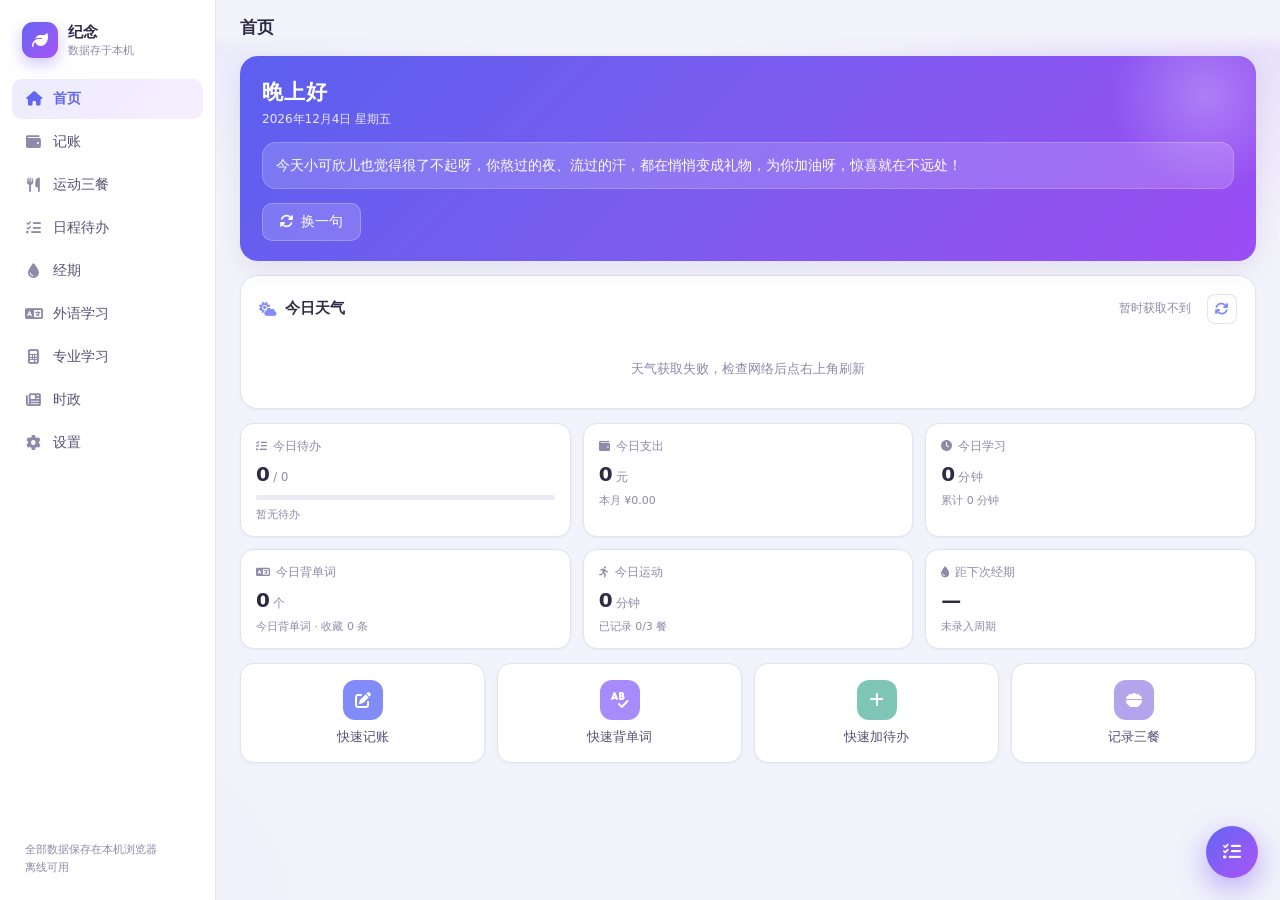
<file: index.html>
<!DOCTYPE html>
<html lang="zh-CN" data-theme="light">
<head>
<meta charset="UTF-8">
<meta name="viewport" content="width=device-width, initial-scale=1.0, viewport-fit=cover">
<meta name="theme-color" content="#6366F1">
<meta name="description" content="纪念 · 把日子过成想要的样子">
<meta name="apple-mobile-web-app-capable" content="yes">
<meta name="apple-mobile-web-app-status-bar-style" content="default">
<meta name="apple-mobile-web-app-title" content="纪念">
<title>纪念</title>

<link rel="manifest" href="./manifest.json">
<link rel="icon" type="image/svg+xml" href="./icons/icon.svg">
<link rel="apple-touch-icon" href="./icons/icon-192.png">
<link rel="stylesheet" href="https://cdn.jsdelivr.net/npm/@fortawesome/fontawesome-free@6.5.2/css/all.min.css">

<style>
/* ==========================================================================
   纪念 · 蓝紫渐变设计系统（Aurora）
   主色：#6366F1（靛蓝）→ #A855F7（紫）渐变
   浅色主题：晨雾紫（淡雅通透）  深色主题：深空蓝紫（极光质感）
   原则：渐变克制、留白充足、玻璃质感点缀
   ========================================================================== */

:root {
  /* —— 基础色板 —— */
  --c-blue: #818CF8;
  --c-blue-deep: #6366F1;
  --c-blue-soft: #E2E5FD;
  --c-blue-tint: #EFF0FE;

  --c-pink: #A78BFA;
  --c-pink-deep: #8B5CF6;
  --c-pink-soft: #EBE4FD;
  --c-pink-tint: #F5F2FE;

  --c-sage: #7FC6B7;
  --c-sand: #C3B49E;
  --c-lilac: #B3A5EC;
  --c-clay: #CBA3C6;

  /* —— 语义色（浅色主题 · 晨雾紫） —— */
  --bg: #F3F3FB;
  --bg-2: #EBEBF6;
  --surface: #FFFFFF;
  --surface-2: #F8F8FD;
  --ink: #2D2B45;
  --ink-2: #565272;
  --muted: #8E8AA8;
  --line: #E3E2F2;
  --line-2: #EDECF7;

  /* —— 渐变 —— */
  --grad-accent: linear-gradient(135deg, #6366F1 0%, #8B5CF6 55%, #A855F7 100%);
  --grad-accent-soft: linear-gradient(135deg, #818CF8 0%, #A78BFA 100%);
  --grad-hero: linear-gradient(135deg, #5B5FEF 0%, #7C5CF0 48%, #9B4DF3 100%);
  --bg-image:
    radial-gradient(720px 480px at 88% -8%, rgba(139, 92, 246, .10), transparent 65%),
    radial-gradient(640px 460px at -6% 104%, rgba(99, 102, 241, .09), transparent 65%);

  --primary: var(--c-blue);
  --primary-deep: var(--c-blue-deep);
  --accent: var(--c-pink);
  --accent-deep: var(--c-pink-deep);

  --shadow-xs: 0 1px 3px rgba(80, 74, 140, .06);
  --shadow-sm: 0 2px 10px rgba(80, 74, 140, .08);
  --shadow: 0 8px 24px rgba(80, 74, 140, .11);
  --shadow-lg: 0 18px 46px rgba(80, 74, 140, .17);

  --r-lg: 18px;
  --r: 14px;
  --r-sm: 10px;
  --r-xs: 8px;
}

/* 深色主题：深空蓝紫 · 极光 */
[data-theme="dark"] {
  --bg: #14132B;
  --bg-2: #1B1A38;
  --surface: #201E42;
  --surface-2: #272551;
  --ink: #ECEAFB;
  --ink-2: #C0BBE2;
  --muted: #8B87B0;
  --line: #37346A;
  --line-2: #2C2A58;

  --c-blue-soft: #3B3F7E;
  --c-blue-tint: #2F3263;
  --c-pink-soft: #413468;
  --c-pink-tint: #342A56;

  --grad-accent: linear-gradient(135deg, #6366F1 0%, #8B5CF6 55%, #A855F7 100%);
  --grad-accent-soft: linear-gradient(135deg, #818CF8 0%, #A78BFA 100%);
  --grad-hero: linear-gradient(135deg, #4F46E5 0%, #7C3AED 52%, #9333EA 100%);
  --bg-image:
    radial-gradient(760px 520px at 88% -10%, rgba(139, 92, 246, .16), transparent 62%),
    radial-gradient(680px 480px at -8% 108%, rgba(79, 70, 229, .15), transparent 62%),
    radial-gradient(420px 300px at 50% 118%, rgba(168, 85, 247, .08), transparent 70%);

  --shadow-xs: 0 1px 3px rgba(0, 0, 0, .28);
  --shadow-sm: 0 2px 10px rgba(0, 0, 0, .32);
  --shadow: 0 8px 24px rgba(0, 0, 0, .38);
  --shadow-lg: 0 18px 46px rgba(0, 0, 0, .5);
}

* { box-sizing: border-box; -webkit-tap-highlight-color: transparent; }

html, body {
  margin: 0; padding: 0; height: 100%;
  overflow: hidden;
}

body {
  font-family: "PingFang SC", "HarmonyOS Sans SC", "Microsoft YaHei", "Segoe UI",
               system-ui, -apple-system, "Helvetica Neue", sans-serif;
  font-size: 14px;
  color: var(--ink);
  background-color: var(--bg);
  background-image: var(--bg-image);
  background-attachment: fixed;
  -webkit-font-smoothing: antialiased;
  overscroll-behavior: none;
}

.hidden { display: none !important; }
.sr { position: absolute; width: 0; height: 0; overflow: hidden; }

::-webkit-scrollbar { width: 7px; height: 7px; }
::-webkit-scrollbar-thumb { background: var(--line); border-radius: 99px; }
::-webkit-scrollbar-thumb:hover { background: var(--muted); }
::-webkit-scrollbar-track { background: transparent; }

button { font-family: inherit; font-size: inherit; cursor: pointer; border: 0; background: none; color: inherit; }
button:active { transform: scale(.97); }
button:disabled { opacity: .5; cursor: default; }
input, select, textarea { font-family: inherit; font-size: 14px; }

/* ==========================================================================
   页面容器
   ========================================================================== */
.page {
  position: fixed; inset: 0; display: flex;
  transition: opacity .6s ease, transform .6s ease;
}
.page.hide-right { opacity: 0; pointer-events: none; transform: translateY(8px); }

/* ==========================================================================
   页面A —— 生日惊喜（深空蓝紫 · 极光夜场）
   深色渐变星空作底，烛光与烟花在夜色里更通透
   ========================================================================== */
#pageA {
  z-index: 60;
  flex-direction: column; align-items: center; justify-content: center;
  overflow: hidden;
  background:
    radial-gradient(900px 620px at 82% 12%, rgba(139, 92, 246, .20), transparent 62%),
    radial-gradient(820px 560px at 12% 88%, rgba(79, 70, 229, .22), transparent 62%),
    radial-gradient(520px 380px at 50% 118%, rgba(168, 85, 247, .14), transparent 70%),
    linear-gradient(168deg, #171532 0%, #1C1840 46%, #291C52 100%);
}
#pageA::before {
  content: ""; position: absolute; inset: 0; pointer-events: none; opacity: .7;
  background-image:
    radial-gradient(1.5px 1.5px at 12% 22%, rgba(255,255,255,.85), transparent 55%),
    radial-gradient(1px 1px at 28% 64%, rgba(214,208,255,.7), transparent 55%),
    radial-gradient(1.5px 1.5px at 44% 14%, rgba(255,255,255,.6), transparent 55%),
    radial-gradient(1px 1px at 62% 38%, rgba(214,208,255,.75), transparent 55%),
    radial-gradient(2px 2px at 74% 18%, rgba(255,255,255,.8), transparent 55%),
    radial-gradient(1px 1px at 86% 56%, rgba(214,208,255,.65), transparent 55%),
    radial-gradient(1.5px 1.5px at 92% 84%, rgba(255,255,255,.55), transparent 55%),
    radial-gradient(1px 1px at 8% 82%, rgba(214,208,255,.6), transparent 55%),
    radial-gradient(1.5px 1.5px at 36% 90%, rgba(255,255,255,.5), transparent 55%),
    radial-gradient(1px 1px at 68% 78%, rgba(214,208,255,.55), transparent 55%);
}
/* 入场黑场：压一层极暗幕布盖住整个场景（含蛋糕）。
   真正的入场遮罩是 .bd-black（z-index 24，纯黑），
   这里保留更重的暗角，进场整体更暗、更有「从黑里浮出来」的感觉。 */
#pageA::after {
  content: ""; position: absolute; inset: 0; pointer-events: none; z-index: 20;
  background: radial-gradient(circle at 50% 52%, rgba(4,3,14,.22) 0%, rgba(4,3,14,.64) 74%, rgba(2,2,9,.86) 100%);
  transition: opacity 2.4s ease;
  opacity: 1;
}
#pageA.lit::after { opacity: 0; }

#fwCanvas { position: absolute; inset: 0; width: 100%; height: 100%; pointer-events: none; z-index: 6; }

.stage {
  position: absolute; inset: 0; z-index: 10;
  display: flex; flex-direction: column; align-items: center; justify-content: center;
  opacity: 0; visibility: hidden; padding: 20px;
  transition: opacity .8s ease, visibility .8s;
}
.stage.show { opacity: 1; visibility: visible; }
.stage.top { z-index: 30; }

/* ---------- 蛋糕与蜡烛（在可点击元素之下，避免挡住按钮） ---------- */
#stageCake { z-index: 12; }

/* ---------- 蛋糕台 ---------- */
.cake-stage {
  position: relative;
  width: min(90vw, 380px);
  height: min(90vw, 380px);
  display: flex; align-items: center; justify-content: center;
}

/* ---------- 双层蛋糕 ---------- */
/* 未点亮：几乎完全沉在黑暗里（进场更暗） */
.cake {
  position: relative; display: flex; flex-direction: column; align-items: center;
  filter: brightness(.06) saturate(.12) contrast(1);
  opacity: .85;
  transition: filter 1.6s ease, opacity 1.6s ease;
}
/* .lit = 「微光亮」档（5s 起）：只看得出轮廓，远远没到全亮；
   之后由 fadeCakeToFull() 按音乐秒数逐帧把亮度推到 .full（23s） */
.cake.lit {
  filter: brightness(.30) saturate(.42);
  opacity: 1;
}

.candle { position: relative; width: 10px; height: 42px; border-radius: 5px;
  background: repeating-linear-gradient(45deg, #FBF7F3 0 6px, #EAD6D8 6px 12px);
  margin-bottom: -2px; }
.wick { position: absolute; left: 50%; top: -8px; width: 2px; height: 9px;
  transform: translateX(-50%); background: #4E4038; border-radius: 2px; }
.flame {
  position: absolute; left: 50%; bottom: calc(100% + 5px);
  width: 15px; height: 22px;
  transform: translateX(-50%) scale(0);
  transform-origin: 50% 100%;
  border-radius: 50% 50% 50% 50% / 62% 62% 38% 38%;
  background: radial-gradient(ellipse at 50% 74%, #FFFDF6 0%, #FBE9C8 30%, #E9BE93 62%, rgba(196, 181, 253, .32) 100%);
  box-shadow: 0 0 18px rgba(240, 200, 160, .85), 0 0 46px rgba(167, 139, 250, .5);
  opacity: 0;
  transition: transform 1.4s cubic-bezier(.25, .8, .35, 1), opacity 1.1s ease;
}
/* 微光亮档：火苗刚探头，很暗很小（0.30）；5s→23s 由 fadeCakeToFull 按音乐推 opacity */
.candle.lit .flame { transform: translateX(-50%) scale(.58); opacity: .30; animation: flicker 1.7s ease-in-out infinite; }
@keyframes flicker {
  0%, 100% { transform: translateX(-50%) scale(1) rotate(0deg); }
  28% { transform: translateX(-52%) scale(1.05, .96) rotate(-2.5deg); }
  55% { transform: translateX(-49%) scale(.96, 1.06) rotate(1.8deg); }
  80% { transform: translateX(-51%) scale(1.02, .98) rotate(-1deg); }
}
.flame-glow {
  position: absolute; left: 50%; bottom: calc(100% - 6px);
  width: 130px; height: 130px; transform: translateX(-50%) scale(.4);
  border-radius: 50%; opacity: 0; pointer-events: none;
  background: radial-gradient(circle, rgba(196, 181, 253, .38) 0%, rgba(129, 140, 248, .14) 46%, transparent 70%);
  transition: opacity 1.6s ease, transform 1.6s ease;
}
/* 微光亮档：光晕几乎看不见 */
.candle.lit .flame-glow { opacity: .22; transform: translateX(-50%) scale(.48); }

.tier { position: relative; border-radius: 10px 10px 7px 7px;
  background: linear-gradient(180deg, #FBF4F2 0%, #EEE2E2 45%, #DCD2D6 100%);
  box-shadow: inset 0 -6px 12px rgba(129, 140, 248, .16), 0 10px 24px rgba(12, 10, 34, .4); }
.tier::after {  /* 顶部奶油 */
  content: ""; position: absolute; left: 0; right: 0; top: -6px; height: 13px; border-radius: 50%;
  background:
    radial-gradient(circle at 9% 60%, #fff 0 42%, transparent 43%),
    radial-gradient(circle at 26% 38%, #fff 0 42%, transparent 43%),
    radial-gradient(circle at 43% 62%, #fff 0 42%, transparent 43%),
    radial-gradient(circle at 60% 38%, #fff 0 42%, transparent 43%),
    radial-gradient(circle at 77% 60%, #fff 0 42%, transparent 43%),
    radial-gradient(circle at 93% 42%, #fff 0 42%, transparent 43%);
  background-size: 17px 17px; opacity: .95;
}
.tier-top { width: clamp(96px, 27vw, 124px); height: clamp(42px, 12vw, 54px); z-index: 3; }
.tier-bottom { width: clamp(140px, 42vw, 192px); height: clamp(56px, 17vw, 70px); margin-top: -4px; z-index: 2; }
.tier-bottom::before {
  content: ""; position: absolute; left: 10%; right: 10%; bottom: 15px; height: 9px;
  background-image: radial-gradient(circle, #C3B6D2 0 3px, transparent 3.5px),
                    radial-gradient(circle, #A78BFA 0 3px, transparent 3.5px);
  background-size: 24px 9px, 24px 9px; background-position: 0 0, 12px 0; opacity: .85;
}
.plate { width: clamp(160px, 48vw, 220px); height: 13px; margin-top: -5px; border-radius: 50%;
  background: linear-gradient(180deg, #E9E4E2 0%, #B9B3B0 60%, #8E8986 100%);
  box-shadow: 0 14px 26px rgba(90, 84, 80, .2); z-index: 1; }

/* ---------- 吹蜡烛提示 ---------- */
.blow-hint {
  position: absolute; left: 50%; bottom: 31%;
  transform: translateX(-50%);
  color: #B9B3E8; font-size: 15px; letter-spacing: .22em;
  opacity: 0; transition: opacity .7s ease;
  white-space: nowrap; z-index: 40;
}
.blow-hint.show { opacity: .9; }

.mic-bar {
  position: absolute; left: 50%; bottom: 25%;
  width: min(62vw, 220px); height: 6px; border-radius: 99px;
  transform: translateX(-50%);
  background: rgba(255, 255, 255, .13); overflow: hidden;
  opacity: 0; transition: opacity .5s ease; z-index: 44;
}
.mic-bar.show { opacity: 1; }
.mic-bar > i { display: block; height: 100%; width: 0%; border-radius: 99px;
  background: linear-gradient(90deg, #818CF8, #A78BFA, #E879F9);
  box-shadow: 0 0 10px rgba(167, 139, 250, .8);
  transition: width .1s linear; }

.blow-btn {
  position: absolute; left: 50%; bottom: 15%;
  transform: translateX(-50%);
  padding: 15px 34px; border-radius: 99px;
  font-size: 16px; letter-spacing: .1em; color: #FFF;
  background: linear-gradient(135deg, #6366F1 0%, #8B5CF6 55%, #A855F7 120%);
  box-shadow: 0 12px 30px rgba(124, 92, 246, .5), inset 0 0 0 1px rgba(255, 255, 255, .18);
  z-index: 48; touch-action: manipulation; cursor: pointer;
  min-width: 176px; min-height: 52px;
  -webkit-tap-highlight-color: transparent;
  overflow: visible;
}
.blow-btn:not(.hidden) { animation: blink 2.2s ease-in-out infinite; }
/* 加大热区：视觉尺寸不变，可点区域四周各扩 22px，避免「点不动」 */
.blow-btn::before {
  content: ""; position: absolute; inset: -22px; border-radius: 99px;
}
.blow-btn.pressing { animation: none; opacity: 1; filter: brightness(1.18); }
.blow-btn.hidden { display: none; }
@keyframes blink { 0%, 100% { opacity: 1; } 50% { opacity: .62; } }

/* ---------- 蜡烛「完全亮起」态（23s 后才加，此时可吹） ---------- */
.cake.full { filter: brightness(1.16) saturate(1.14) drop-shadow(0 0 46px rgba(167, 139, 250, .68)); }
.candle.full .flame { transform: translateX(-50%) scale(1); opacity: 1; animation-duration: 1.1s; filter: brightness(1.25) drop-shadow(0 0 22px rgba(255, 214, 140, .95)); }
.candle.full .flame-glow { opacity: 1; transform: translateX(-50%) scale(1); }

/* ==========================================================================
   生日动态流程 —— 黑场 / 音乐提示 / 照片 / 输入框 / 满屏祝福 / 跑酷 / 炸字
   ========================================================================== */

/* ---------- 入场黑幕 + 音乐提示 ---------- */
/* 纯黑遮罩：0s 全黑（z-index 24 盖住蛋糕），5s 后开始变薄，23s 彻底撤走 */
.bd-black {
  position: absolute; inset: 0; z-index: 24; pointer-events: none;
  background: #000;
  opacity: 1; transition: opacity 1.8s ease;
}
.bd-black.gone { opacity: 0; }

.bd-music-hint {
  position: absolute; left: 50%; top: 50%; transform: translate(-50%, -50%);
  z-index: 26; display: flex; flex-direction: column; align-items: center; gap: 14px;
  color: #D9D4FF; font-size: 15px; letter-spacing: .16em; text-align: center;
  opacity: 0; transition: opacity 1.2s ease; pointer-events: none;
  animation: hintIn 1.6s ease forwards;
}
.bd-music-hint i { font-size: 30px; color: #A78BFA; animation: hintPulse 1.8s ease-in-out infinite; }
.bd-music-hint.fade-out { opacity: 0; animation: none; transition: opacity 1.6s ease; }
.bd-music-hint.gone { opacity: 0; animation: none; }
@keyframes hintIn { from { opacity: 0; transform: translate(-50%, -46%); } to { opacity: 1; transform: translate(-50%, -50%); } }
@keyframes hintPulse { 0%, 100% { transform: scale(1); opacity: .72; } 50% { transform: scale(1.16); opacity: 1; } }

/* ---------- 照片轮播那一屏已由「星空宇宙回忆相册」替代，相关样式整段移除 ---------- */

/* ---------- 输入框 ---------- */
.bday-input-card {
  position: relative; width: min(90vw, 430px);
  padding: 30px 26px 34px; border-radius: 20px;
  background: linear-gradient(168deg, rgba(40, 34, 76, .96), rgba(28, 24, 54, .98));
  box-shadow: 0 30px 70px rgba(4, 2, 20, .7), inset 0 0 0 1px rgba(160, 145, 240, .3);
  display: flex; flex-direction: column; align-items: center; gap: 16px;
  transform: scale(.9); opacity: 0;
  animation: cardIn .7s cubic-bezier(.2, 1.2, .4, 1) forwards;
  overflow: hidden;
}
@keyframes cardIn { to { transform: scale(1); opacity: 1; } }
.ic-q { color: #EDE9FF; font-size: 17px; letter-spacing: .07em; text-align: center; line-height: 1.7; font-weight: 600; }
.ic-q .ic-sub { display: inline-block; margin-top: 7px; font-size: 13.5px; font-weight: 400; letter-spacing: .12em; color: #B9B3E8; }
#bdayInputBox {
  width: 100%; padding: 13px 16px; border-radius: 12px;
  border: 1.4px solid rgba(160, 145, 240, .42);
  background: rgba(255, 255, 255, .07); color: #F1EEFF;
  font-size: 15px; outline: none; transition: border-color .3s ease, box-shadow .3s ease;
}
#bdayInputBox::placeholder { color: rgba(226, 220, 255, .58); letter-spacing: .06em; }
#bdayInputBox:focus { border-color: #A78BFA; box-shadow: 0 0 0 4px rgba(139, 92, 246, .2); }
.ic-count {
  font-size: 13px; letter-spacing: .16em; color: #C4B5FD;
}
.ic-ring {
  position: absolute; left: 0; bottom: 0; height: 3px; width: 100%;
  background: rgba(255, 255, 255, .1);
}
.ic-ring > i {
  display: block; height: 100%; width: 0%; border-radius: 99px;
  background: linear-gradient(90deg, #818CF8, #A78BFA, #E879F9);
  transition: width 1s linear;
}

/* ---------- 满屏祝福 ---------- */
#stageWishes { overflow: hidden; }
.wish-field { position: absolute; inset: 0; }
.wish-chip {
  position: absolute; white-space: nowrap;
  max-width: 46vw;
  color: #EDE9FF; letter-spacing: .05em; font-family: Georgia, "Songti SC", serif;
  text-shadow: 0 2px 18px rgba(139, 92, 246, .85), 0 0 30px rgba(168, 85, 247, .55);
  transform: rotate(var(--rot, 0deg)) scale(.6);
  opacity: 0;
  animation: chipIn .7s cubic-bezier(.2, 1.3, .4, 1) forwards;
  padding: 3px 6px;
}
/* 长句自动缩到两行内，但依然保持「一片一片」的观感 */
.wish-chip.long { white-space: normal; line-height: 1.35; }
@keyframes chipIn {
  0% { opacity: 0; transform: rotate(var(--rot, 0deg)) scale(.55) translateY(18px); filter: blur(5px); }
  62% { opacity: 1; transform: rotate(var(--rot, 0deg)) scale(1.09); filter: blur(0); }
  100% { opacity: 1; transform: rotate(var(--rot, 0deg)) scale(1); }
}
/* 「一堆一堆往上抽」：按批次错开延迟，像一缕缕被吸向夜空
   —— 每片先被横向拉一下（--pl），再整体抽走并逐渐散开 */
.wish-field.pulling .wish-chip {
  animation: chipAway 1.05s cubic-bezier(.42, 0, .96, .38) forwards !important;
  will-change: transform, opacity, filter;
}
@keyframes chipAway {
  0%   { opacity: 1; transform: rotate(var(--rot, 0deg)) scale(1) translate(0, 0); filter: blur(0); }
  22%  { opacity: 1;
         transform: rotate(calc(var(--rot, 0deg) * .4)) scale(.92)
                    translate(calc(var(--pl, 0px) * .35), -9vh); filter: blur(.4px); }
  100% { opacity: 0;
         transform: rotate(0deg) scale(.34)
                    translate(var(--pl, 0px), -135vh); filter: blur(5px); }
}
/* 兼容：整屏一起抽（保留原来的类名语义） */
.wish-field.suck-up .wish-chip { animation-fill-mode: forwards !important; }

/* ---------- 91s 炸开的大金句 ---------- */
.bd-boom {
  position: absolute; left: 50%; top: 46%; z-index: 44;
  width: min(90vw, 700px); text-align: center;
  transform: translate(-50%, -50%) scale(.5);
  font-size: clamp(19px, 5.4vw, 34px); line-height: 1.7; letter-spacing: .06em;
  font-family: Georgia, "Songti SC", serif; font-weight: 600;
  color: #FFF8E1; opacity: 0; pointer-events: none;
  text-shadow: 0 3px 34px rgba(255, 180, 90, .85), 0 0 60px rgba(168, 85, 247, .7);
}
.bd-boom.show { animation: boomIn 3.1s cubic-bezier(.15, 1.4, .35, 1) forwards; }
@keyframes boomIn {
  0% { opacity: 0; transform: translate(-50%, -50%) scale(.4); filter: blur(12px); }
  16% { opacity: 1; transform: translate(-50%, -50%) scale(1.1); filter: blur(0); }
  78% { opacity: 1; transform: translate(-50%, -50%) scale(1); }
  100% { opacity: 0; transform: translate(-50%, -52%) scale(.96); }
}

/* ---------- 跑酷 ---------- */
#stageRun { padding: 0; }
#runCanvas { position: absolute; inset: 0; width: 100%; height: 100%; }
.run-quote {
  position: absolute; left: 50%; top: 15%; transform: translate(-50%, -12px);
  width: min(88vw, 600px); text-align: center;
  font-size: clamp(15px, 4.2vw, 22px); line-height: 1.9; letter-spacing: .05em;
  font-family: Georgia, "Songti SC", serif;
  color: #FFF8E1; opacity: 0; z-index: 12; pointer-events: none;
  text-shadow: 0 3px 24px rgba(0, 0, 0, .9), 0 0 42px rgba(255, 200, 110, .6);
  transition: opacity .75s ease, transform .75s ease;
}
.run-quote.show { opacity: 1; transform: translate(-50%, 0); }
/* 打字机进行中显示一个柔和光标，节奏慢下来，看得清 */
.run-quote.typing::after {
  content: ""; display: inline-block; width: 2px; height: 1em;
  margin-left: 3px; vertical-align: -0.12em;
  background: rgba(255, 232, 170, .9);
  animation: quoteCaret 1.1s step-end infinite;
}
@keyframes quoteCaret { 0%, 100% { opacity: 1; } 50% { opacity: 0; } }
.run-tip {
  position: absolute; left: 50%; bottom: 9%; transform: translateX(-50%);
  font-size: 13px; letter-spacing: .2em; color: rgba(230, 224, 255, .8);
  opacity: 0; transition: opacity .6s ease; z-index: 12; pointer-events: none;
  animation: blink 2s ease-in-out infinite;
}
.run-tip.show { opacity: 1; }

.run-end-text {
  font-size: clamp(20px, 6vw, 36px); letter-spacing: .1em; font-weight: 600;
  font-family: Georgia, "Songti SC", serif; color: #F3EEFF; text-align: center;
  text-shadow: 0 3px 30px rgba(139, 92, 246, .8), 0 0 56px rgba(168, 85, 247, .5);
  animation: wishIn 1.2s cubic-bezier(.2, 1.3, .4, 1) both;
}

/* ---------- 光点汇聚（跑酷收尾 → 那句话 → 信封） ---------- */
#stageRunEnd { padding: 0; }
#convergeCanvas {
  position: absolute; inset: 0; width: 100%; height: 100%;
  pointer-events: none;
  transition: filter 1.2s ease;
}
#convergeCanvas.settled { filter: drop-shadow(0 0 42px rgba(167, 139, 250, .55)); }

/* 清晰的那句话：光点负责「汇聚的动感」，这行字负责「看得清」 */
.converge-line {
  position: absolute; left: 50%; top: 50%; transform: translate(-50%, -50%);
  width: min(90vw, 700px); text-align: center; z-index: 2; pointer-events: none;
  font-size: clamp(19px, 5.2vw, 32px); line-height: 1.8; letter-spacing: .08em;
  font-weight: 600; font-family: Georgia, "Songti SC", serif; color: #FDF9EC;
  text-shadow: 0 2px 26px rgba(255, 214, 150, .8), 0 0 54px rgba(167, 139, 250, .65);
  opacity: 0; filter: blur(6px);
  transition: opacity 1s ease, filter 1.1s ease;
}
.converge-line.show { opacity: 1; filter: blur(0); }

/* 光点信封的点击热区：盖在汇聚画布上信封轮廓的位置（信封本身就是光点，无实体） */
.env-hot {
  position: absolute; z-index: 3; border-radius: 20px;
  background: transparent; cursor: pointer;
  transition: box-shadow .6s ease;
}
.env-hot.flash { animation: envHotFlash 1.6s ease-in-out infinite; }
@keyframes envHotFlash {
  0%, 100% { box-shadow: 0 0 0 0 rgba(255, 236, 194, 0), inset 0 0 0 1px rgba(255, 236, 194, .25); }
  50%      { box-shadow: 0 0 46px 10px rgba(255, 226, 176, .32), inset 0 0 0 1px rgba(255, 236, 194, .55); }
}
/* 光点信封落定后的指引箭头：挂在信封下方 */
.env-arrow { position: absolute; left: 50%; bottom: 9%; transform: translateX(-50%); }
#stageRunEnd.fade-out { opacity: 0; transition: opacity .55s ease; }
/* env-arrow 需要保留水平居中，专属的上下浮动动画 */
.env-arrow.show { animation: envArrowBob 1.5s ease-in-out infinite; }
@keyframes envArrowBob { 0%,100% { transform: translate(-50%, 0); } 50% { transform: translate(-50%, -9px); } }

/* 汇聚结束后，真信封「接棒」——光点刚把信封拼出来，真身就在原位显影，不做弹跳 */
.letter.born { animation: envBorn 1.15s cubic-bezier(.2, .9, .25, 1) both; }
@keyframes envBorn {
  0%   { opacity: .35; filter: brightness(1.9) saturate(1.1); }
  45%  { opacity: 1;  filter: brightness(1.3); }
  100% { opacity: 1;  filter: none; }
}
/* 接棒的这一刻：信封已经「在那里」了，所以不做缩放弹跳，
   只是光点残留的一层辉光慢慢褪去（.converged 由 JS 加 1.1s 后摘掉） */
#stageLetter.converged .letter { transform: none; }
#stageLetter.converged .letter::after {
  content: ""; position: absolute; inset: -6px; border-radius: 22px; pointer-events: none;
  box-shadow: 0 0 0 1px rgba(255, 236, 194, .55), 0 0 76px 22px rgba(255, 226, 176, .34);
  animation: convergeFade 1.5s ease-out forwards;
}
@keyframes convergeFade {
  0%   { opacity: 1; }
  100% { opacity: 0; box-shadow: 0 0 0 1px rgba(255, 236, 194, 0), 0 0 90px 30px rgba(255, 226, 176, 0); }
}
/* 跑酷画布淡出，交给光点舞台 */
#stageRun.fade-out #runCanvas,
#stageRun.fade-out .run-quote,
#stageRun.fade-out .run-tip { opacity: 0; transition: opacity .6s ease; }
#runCanvas { transition: opacity .6s ease; }

/* ---------- 信件「待点击」闪烁态 ---------- */
.letter.pending { transform: scale(.86) rotateX(6deg); opacity: .82; min-height: 240px; }
.letter.flashable {
  transform: scale(.9);
  animation: letterFlash 1.15s ease-in-out infinite;
  cursor: pointer;
  min-height: 240px;
}
@keyframes letterFlash {
  0%, 100% { box-shadow: 0 26px 64px rgba(10, 8, 30, .5), inset 0 0 0 1px rgba(99, 102, 241, .16), 0 0 0 0 rgba(167, 139, 250, .0); filter: brightness(1); }
  50% { box-shadow: 0 30px 76px rgba(10, 8, 30, .62), inset 0 0 0 1px rgba(167, 139, 250, .6), 0 0 52px 12px rgba(167, 139, 250, .45); filter: brightness(1.1); }
}
.letter.opened { transform: scale(1); opacity: 1; }

/* 信封「可点」的动态提示：封蜡心跳 + 一圈圈呼唤的光环（光点汇聚完成后一直有效） */
.letter.flashable .env-seal { animation: sealHeart 1.15s ease-in-out infinite; }
@keyframes sealHeart {
  0%, 100% { transform: translate(-50%, -50%) scale(1); }
  50%      { transform: translate(-50%, -50%) scale(1.16); }
}
.letter.flashable::after {
  content: ""; position: absolute; left: 50%; top: 47%;
  width: 54px; height: 54px; border-radius: 50%;
  transform: translate(-50%, -50%);
  pointer-events: none;
  border: 2px solid rgba(232, 121, 200, .85);
  animation: sealCall 1.9s ease-out infinite;
}
@keyframes sealCall {
  0%   { opacity: .9; transform: translate(-50%, -50%) scale(1); }
  100% { opacity: 0;  transform: translate(-50%, -50%) scale(2.9); }
}

/* ---------- 礼物前的话 ---------- */
.gift-hint {
  font-size: 15px; letter-spacing: .18em; color: #D9D4FF;
  opacity: 0; transform: translateY(8px); transition: opacity .7s ease, transform .7s ease;
  text-shadow: 0 2px 20px rgba(139, 92, 246, .7);
}
.gift-hint.show { opacity: 1; transform: none; }

@media (max-width: 560px) {
  .bd-boom { font-size: 18px; }
  .bday-input-card { padding: 24px 18px 28px; }
}

/* ---------- 祝福文字 ---------- */
.wish {
  font-size: clamp(28px, 8.4vw, 54px); font-weight: 700; letter-spacing: .12em;
  color: #D5D0F7;
  text-shadow: 0 2px 26px rgba(139, 92, 246, .65), 0 1px 0 rgba(255, 255, 255, .25);
  animation: wishIn 1.1s cubic-bezier(.2,1.3,.4,1) both;
  text-align: center;
}
@keyframes wishIn {
  0% { opacity: 0; transform: scale(.6) translateY(20px); filter: blur(8px); }
  62% { opacity: 1; transform: scale(1.06); filter: blur(0); }
  100% { opacity: 1; transform: scale(1); }
}

/* ---------- 信件 ---------- */
.letter {
  position: relative;
  width: min(92vw, 600px); max-height: 76vh;
  display: flex; flex-direction: column;
  padding: 28px 24px 18px;
  border-radius: 16px;
  background:
    repeating-linear-gradient(180deg, transparent 0 33px, rgba(99, 102, 241, .12) 33px 34px),
    linear-gradient(168deg, #FDFCFF 0%, #FAF8FE 60%, #F4F1FC 100%);
  color: #45425E;
  box-shadow: 0 26px 64px rgba(10, 8, 30, .5), inset 0 0 0 1px rgba(99, 102, 241, .16);
  transform-origin: 50% 0;
  transition: transform .8s cubic-bezier(.5,0,.6,1), opacity .6s ease, max-height .8s ease, padding .8s ease;
  overflow: hidden;
}
.letter::before {
  content: ""; position: absolute; top: -11px; left: 50%; transform: translateX(-50%) rotate(-1.5deg);
  width: 104px; height: 24px; border-radius: 3px;
  background: rgba(139, 92, 246, .38);
}
.letter.folded {
  transform: perspective(900px) rotateX(-88deg) scaleY(.4);
  opacity: 0; max-height: 0; padding-top: 0; padding-bottom: 0; pointer-events: none;
}
.letter-scroll {
  overflow-y: auto; padding-right: 6px;
  font-family: "Kaiti SC", "STKaiti", "KaiTi", "楷体", "Songti SC", serif;
  font-size: 17.5px; line-height: 33px; letter-spacing: .02em;
  transition: opacity .5s ease;
}
.letter h3 { font-size: 22px; margin: 0 0 8px; color: #6366F1; letter-spacing: .05em; font-weight: 600; }
.letter p { margin: 0 0 4px; }
.letter .sign { text-align: right; margin-top: 16px; color: #8B7BB8; }

/* ---------- 信件登场：先是一个信封 ---------- */
.envelope-wrap { display: flex; flex-direction: column; align-items: center; gap: 26px; }
.envelope-line {
  font-size: clamp(15px, 4.2vw, 20px); letter-spacing: .16em; color: #F2EFFF;
  font-family: Georgia, "Songti SC", serif;
  text-shadow: 0 2px 24px rgba(139, 92, 246, .8), 0 0 46px rgba(232, 121, 249, .34);
  opacity: 0; transform: translateY(14px); transition: opacity 1s ease, transform 1s cubic-bezier(.2,.9,.25,1);
}
.envelope-line.show { opacity: 1; transform: none; }

/* ==========================================================================
   信封（重新设计）：暖白纸 + 烫金描边 + 内衬菱格 + 缎带 + 立体封蜡圆章
   待点击 => pending：正面朝上，微微呼吸；flashable：整体轻微闪烁召唤点击
   ========================================================================== */
.env-face {
  position: absolute; inset: 0; z-index: 3;
  border-radius: 18px; overflow: hidden;
  background:
    linear-gradient(158deg, #FFFCF5 0%, #FBF5EA 46%, #F2E8D8 100%);
  box-shadow:
    inset 0 0 0 1.5px rgba(196, 164, 106, .62),
    inset 0 0 0 6px rgba(255, 253, 246, .9),
    inset 0 0 0 7px rgba(196, 164, 106, .32),
    0 26px 60px rgba(10, 8, 30, .58),
    0 0 70px rgba(167, 139, 250, .22);
  transition: opacity .7s ease, transform .7s ease;
}
/* 内衬：斜向菱格暗纹，像高级信纸内衬 */
.env-lining {
  position: absolute; inset: 7px; border-radius: 12px;
  background-image:
    repeating-linear-gradient(45deg, rgba(180, 152, 108, .16) 0 1px, transparent 1px 13px),
    repeating-linear-gradient(-45deg, rgba(180, 152, 108, .16) 0 1px, transparent 1px 13px);
  opacity: .85;
}
/* 信封「口袋」：底部两片交叠形成的 V 形，做出真实的信封结构 */
.env-pocket {
  position: absolute; inset: 0;
  background:
    linear-gradient(to bottom right, transparent calc(50% - 1px), rgba(178, 148, 100, .5) 50%, transparent calc(50% + 1px)),
    linear-gradient(to bottom left, transparent calc(50% - 1px), rgba(178, 148, 100, .5) 50%, transparent calc(50% + 1px));
}
.env-pocket::after {
  content: ""; position: absolute; inset: 0;
  background: linear-gradient(180deg, transparent 42%, rgba(214, 190, 148, .22) 62%, rgba(196, 168, 122, .3) 100%);
  clip-path: polygon(0 100%, 50% 44%, 100% 100%);
}
/* 翻盖：从上方垂下的三角形，带一层柔和高光与金边 */
.env-flap {
  position: absolute; left: 0; right: 0; top: 0; height: 60%;
  background: linear-gradient(178deg, #FFFEFA 0%, #F8F0E1 62%, #EFE3CD 100%);
  clip-path: polygon(0 0, 100% 0, 50% 100%);
  box-shadow: 0 4px 14px rgba(140, 110, 66, .3), inset 0 -1px 0 rgba(196, 164, 106, .5);
  transform-origin: 50% 0;
  transition: transform .85s cubic-bezier(.5, 0, .6, 1);
}
.env-flap i {
  position: absolute; left: 50%; top: 12%; transform: translateX(-50%);
  display: block; width: 54%; height: 42%;
  background: radial-gradient(ellipse at 50% 0%, rgba(255, 255, 255, .9), transparent 72%);
  pointer-events: none;
}
/* 缎带：竖向一条，温柔粉紫，压在翻盖与口袋之间 */
.env-face::after {
  content: ""; position: absolute; left: 50%; top: 0; bottom: 0; width: 12px;
  transform: translateX(-50%);
  background: linear-gradient(180deg, rgba(214, 162, 168, .55), rgba(140, 169, 179, .5));
  box-shadow: 0 0 12px rgba(214, 162, 168, .45);
  opacity: .75; pointer-events: none;
}
/* 沿信封右上角的一抹流光 */
.env-shine {
  position: absolute; inset: 0; pointer-events: none;
  background: linear-gradient(118deg, transparent 34%, rgba(255, 255, 255, .76) 47%, transparent 60%);
  transform: translateX(-120%);
  animation: envShine 4.6s ease-in-out infinite;
}
@keyframes envShine {
  0%, 62% { transform: translateX(-120%); }
  86%, 100% { transform: translateX(120%); }
}
/* 封蜡圆章：立体红蜡 + 金色外圈 + 心形压印 */
.env-seal {
  position: absolute; left: 50%; top: 47%; transform: translate(-50%, -50%);
  width: 52px; height: 52px; border-radius: 50%;
  display: flex; align-items: center; justify-content: center;
  background:
    radial-gradient(circle at 34% 28%, #FFE7F4 0%, #E879C8 26%, #B4559F 62%, #7C3B7E 100%);
  box-shadow:
    0 8px 20px rgba(90, 40, 90, .5),
    0 0 0 3px rgba(226, 196, 130, .78),
    0 0 0 5px rgba(255, 252, 244, .85),
    inset 0 0 0 1.5px rgba(255, 255, 255, .42),
    inset -3px -4px 10px rgba(70, 24, 74, .55);
  color: #FFF3FA; font-size: 19px;
  animation: sealPulse 2.1s ease-in-out infinite;
}
.env-seal i { filter: drop-shadow(0 1px 2px rgba(80, 20, 80, .7)); }
@keyframes sealPulse {
  0%, 100% { transform: translate(-50%, -50%) scale(1); }
  50% { transform: translate(-50%, -50%) scale(1.07); }
}

/* 展开：翻盖翻起、正面淡出，信纸浮现 */
.letter.opened .env-face { opacity: 0; transform: scale(1.06); pointer-events: none; }
.letter.opened .env-flap { transform: rotateX(-168deg); }
.letter.pending .letter-scroll,
.letter.flashable .letter-scroll { opacity: 0; pointer-events: none; }
.letter.opened .letter-scroll { opacity: 1; transition: opacity .6s ease .3s; }
.letter.pending, .letter.flashable { cursor: pointer; }
/* 待点击时信纸区透明，让位给信封 */
.letter { opacity: 1; }

/* 指向信封的箭头 */
.letter-arrow {
  display: flex; flex-direction: column; align-items: center; gap: 8px;
  color: #F0D9FF; font-size: 14px; letter-spacing: .18em;
  opacity: 0; transform: translateY(-8px); transition: opacity .6s ease, transform .6s ease;
  pointer-events: none;
}
.letter-arrow.show { opacity: 1; transform: none; animation: arrowBob 1.5s ease-in-out infinite; }
.letter-arrow i { font-size: 24px; color: #E879F9; filter: drop-shadow(0 0 12px rgba(232,121,249,.8)); }
@keyframes arrowBob { 0%,100% { transform: translateY(0); } 50% { transform: translateY(-9px); } }

/* ==========================================================================
   星空宇宙回忆相册
   深邃夜空 + 闪烁星星 + 带土星环的星球缓慢漂浮（三层景深）
   悬浮半透明回忆卡片，手机左右滑动拖拽切换，滑动时卡片在星球之间移动
   ========================================================================== */
#stageAlbum {
  padding: 0; overflow: hidden;
  background: radial-gradient(ellipse at 50% 42%, #171436 0%, #0C0A20 52%, #05040F 100%);
}
#albumSky { position: absolute; inset: 0; width: 100%; height: 100%; z-index: 0; }

/* 卡片轨道：给「飞来的照片」一个透视空间（纯展示，不接收任何手势） */
.album-track {
  position: relative; z-index: 2;
  width: min(84vw, 400px); height: min(56vh, 480px);
  perspective: 1000px; perspective-origin: 50% 46%;
  touch-action: pan-y;
  user-select: none; -webkit-user-select: none;
  pointer-events: none;
}

/* 卡片：一颗星球驮着照片迎面飞来 —— transform 由 JS 每帧驱动 */
.album-card {
  position: absolute; left: 50%; top: 50%;
  width: 100%; height: 100%;
  margin: 0;
  /* JS 会覆盖 transform，这里给一个安全的初始态 */
  transform: translate3d(-50%, -50%, 0) scale(.2);
  border-radius: 22px;
  padding: 14px 14px 16px;
  display: flex; flex-direction: column;
  /* 色调统一：卡片本身就是一支冷蓝紫玻璃，不再混暖色 */
  background: linear-gradient(166deg, rgba(84, 100, 132, .30) 0%, rgba(44, 50, 82, .46) 100%);
  -webkit-backdrop-filter: blur(11px) saturate(1.05);
  backdrop-filter: blur(11px) saturate(1.05);
  box-shadow:
    inset 0 0 0 1px rgba(196, 208, 232, .34),
    inset 0 1px 0 rgba(255, 255, 255, .2),
    0 26px 64px rgba(3, 2, 14, .72),
    0 0 60px rgba(140, 169, 179, .24);
  will-change: transform, opacity, filter;
  pointer-events: none;
}
/* 顶部一道柔和的玻璃反光 */
.album-card::before {
  content: ""; position: absolute; left: 10px; right: 10px; top: 6px; height: 34%;
  border-radius: 16px 16px 40% 40%;
  background: linear-gradient(180deg, rgba(255, 255, 255, .16), transparent 76%);
  pointer-events: none;
}
.ac-img {
  position: relative; flex: 1 1 auto; min-height: 0;
  border-radius: 15px; overflow: hidden;
  background: rgba(12, 9, 30, .6);
  box-shadow: inset 0 0 0 1px rgba(180, 165, 255, .3);
}
.ac-img img {
  width: 100%; height: 100%; display: block;
  object-fit: cover; object-position: center;
  transition: opacity .6s ease;
  opacity: 0;
}
.ac-img img.ready { opacity: 1; }
/* 图片上沿一层夜色渐变，让卡片更「悬浮」 */
.ac-img::after {
  content: ""; position: absolute; inset: 0; pointer-events: none;
  background: linear-gradient(180deg, rgba(12, 9, 32, .32) 0%, transparent 34%,
              transparent 70%, rgba(10, 8, 28, .5) 100%);
}
.ac-cap { padding: 14px 6px 2px; text-align: center; flex: 0 0 auto; }
.ac-title {
  font-size: clamp(15px, 4vw, 19px); font-weight: 600; letter-spacing: .08em;
  color: #F1F4FB; font-family: Georgia, "Songti SC", serif;
  text-shadow: 0 2px 20px rgba(110, 143, 155, .8);
}
.ac-note {
  margin-top: 7px; font-size: clamp(11px, 3vw, 13px); line-height: 1.85; letter-spacing: .05em;
  color: rgba(220, 228, 242, .76);
}
/* 卡片背后的一圈温柔光晕（冷蓝，跟星球同色系） */
.ac-glow {
  position: absolute; inset: -14px; border-radius: 30px; z-index: -1; pointer-events: none;
  background: radial-gradient(ellipse at 50% 50%, rgba(140, 169, 179, .32), transparent 70%);
  opacity: 1;
}
/* 星球稳稳停在镜头前时，光晕再亮一点点 —— 就是「到达」的一刻 */
.album-card.settled .ac-glow {
  background: radial-gradient(ellipse at 50% 50%, rgba(184, 174, 203, .44), transparent 72%);
  box-shadow: 0 0 90px rgba(110, 143, 155, .34);
}

/* 开场引导语 */
.album-intro {
  position: absolute; left: 50%; top: 9%; transform: translate(-50%, 10px);
  z-index: 8; width: min(88vw, 560px); text-align: center;
  font-size: clamp(14px, 3.9vw, 18px); letter-spacing: .14em;
  color: #EDF1F8; font-family: Georgia, "Songti SC", serif;
  text-shadow: 0 2px 22px rgba(110, 143, 155, .85), 0 0 44px rgba(184, 174, 203, .28);
  opacity: 0; transition: opacity 1s ease, transform 1s ease; pointer-events: none;
}
.album-intro.show { opacity: 1; transform: translate(-50%, 0); }
/* 内嵌在「吹灭蜡烛之后」时，这一屏只负责播放，不显示任何引导文案 */
#stageAlbum.embedded .album-intro { display: none; }

/* 手动交互（滑动提示 / 指示点）已随「全自动轮播」一并去掉 */

/* 自动轮播提示：一行小字钉在舞台下方，告诉用户「不用自己翻」 */
.album-auto {
  position: absolute; left: 50%; bottom: 11.5%; transform: translate(-50%, 8px);
  z-index: 8; display: inline-flex; align-items: center; gap: 7px;
  padding: 6px 14px; border-radius: 99px;
  font-size: 12.5px; letter-spacing: .14em; white-space: nowrap;
  color: rgba(226, 234, 246, .8); font-family: Georgia, "Songti SC", serif;
  background: rgba(20, 26, 48, .34);
  box-shadow: inset 0 0 0 1px rgba(184, 174, 203, .28);
  backdrop-filter: blur(3px);
  text-shadow: 0 1px 14px rgba(12, 16, 34, .9);
  opacity: 0; pointer-events: none;
  transition: opacity .9s ease, transform .9s cubic-bezier(.2,.9,.25,1);
}
.album-auto.show { opacity: 1; transform: translate(-50%, 0); }
.album-auto i { font-size: 11px; color: #A9BCC8; animation: albumAutoSpin 3.6s linear infinite; }
@keyframes albumAutoSpin { to { transform: rotate(360deg); } }
/* 到「继续往下走」出现时，小字自动让位 */
#stageAlbum:has(.album-next.show) .album-auto { opacity: 0; }

/* 「继续往下走」按钮：走完最后一张才出现（配色收到同一支莫兰迪蓝里） */
.album-next {
  position: absolute; left: 50%; bottom: 3.2%; transform: translateX(-50%) translateY(10px);
  z-index: 9; padding: 12px 26px; border-radius: 99px;
  font-size: 14px; letter-spacing: .12em; color: #F6F9FC;
  background: linear-gradient(135deg, #6E8F9B 0%, #8CA9B3 55%, #A9BCC8 120%);
  box-shadow: 0 12px 30px rgba(70, 100, 115, .48), inset 0 0 0 1px rgba(255, 255, 255, .22);
  opacity: 0; pointer-events: none;
  transition: opacity .7s ease, transform .7s cubic-bezier(.2,.9,.25,1);
}
.album-next.show { opacity: 1; transform: translateX(-50%) translateY(0); pointer-events: auto; }

/* 星空飘落的星屑（统一成月白/薄荷冷调，不再用暖黄） */
.album-dust { position: absolute; inset: 0; z-index: 1; pointer-events: none; overflow: hidden; }
.album-dust i {
  position: absolute; width: 2.4px; height: 2.4px; border-radius: 50%;
  background: rgba(238, 243, 252, .9);
  box-shadow: 0 0 8px rgba(196, 214, 226, .8);
  opacity: 0; animation: albumDust linear infinite;
}
@keyframes albumDust {
  0% { opacity: 0; transform: translateY(0) scale(.6); }
  16% { opacity: .9; }
  82% { opacity: .6; }
  100% { opacity: 0; transform: translateY(-62vh) scale(1.1); }
}

/* ---------- 礼物 ---------- */
.gift-wrap { display: flex; flex-direction: column; align-items: center; gap: 20px; }
.gift-btn {
  width: 164px; height: 164px; border-radius: 38px;
  background: linear-gradient(150deg, #6366F1 0%, #8B5CF6 55%, #C084FC 120%);
  box-shadow: 0 20px 52px rgba(124, 92, 246, .5), inset 0 0 0 2px rgba(255, 255, 255, .25);
  display: flex; align-items: center; justify-content: center;
  animation: float 2.8s ease-in-out infinite;
}
@keyframes float { 0%, 100% { transform: translateY(0) rotate(-1.5deg); } 50% { transform: translateY(-12px) rotate(1.5deg); } }
.gift-btn i { font-size: 62px; color: rgba(255, 255, 255, .95); }
.gift-btn span { position: absolute; }

/* ---------- 原地鼓励语（非弹窗，渐变文字 + 打字机 + 光效） ---------- */
.cheer {
  font-size: 12.5px; font-weight: 700; letter-spacing: .02em;
  background: var(--grad-accent);
  background-size: 200% 100%;
  -webkit-background-clip: text; background-clip: text;
  -webkit-text-fill-color: transparent; color: transparent;
  display: inline-block; max-width: 100%; line-height: 1.6;
}
.cheer:empty { display: none; }
.cheer.pop { animation: cheerPop 4s ease forwards, cheerShine 1.6s linear infinite; }
@keyframes cheerPop {
  0% { opacity: 0; transform: translateY(7px) scale(.9); }
  8% { opacity: 1; transform: translateY(0) scale(1.05); }
  14% { transform: translateY(0) scale(1); }
  86% { opacity: 1; }
  100% { opacity: 0; transform: translateY(-5px); }
}
@keyframes cheerShine {
  0% { background-position: 0% 50%; }
  100% { background-position: 200% 50%; }
}
/* 打字机光标 */
.cheer .cheer-caret {
  display: inline-block; width: 2px; height: 1em; margin-left: 1px;
  background: currentColor; vertical-align: -2px;
  -webkit-text-fill-color: currentColor;
  animation: caretBlink .7s step-end infinite;
}
@keyframes caretBlink { 50% { opacity: 0; } }
/* 运动打卡鼓励语：允许换行、稍大一点，更有存在感 */
.cheer-text { font-size: 13.5px; }
.cheer-text.cheer { white-space: normal; max-width: 100%; }

/* ---------- 通用说明弹窗署名 ---------- */
.notice-sign {
  margin-top: 12px; text-align: right;
  font-size: 12px; font-weight: 600;
  background: var(--grad-accent);
  -webkit-background-clip: text; background-clip: text;
  -webkit-text-fill-color: transparent; color: transparent;
}
.notice-sign:empty { display: none; }

/* ---------- 发音小按钮 ---------- */
.speak-btn {
  width: 30px; height: 30px; border-radius: 50%; flex: 0 0 auto;
  display: inline-flex; align-items: center; justify-content: center;
  font-size: 12px; color: #fff;
  background: var(--grad-accent-soft);
  box-shadow: 0 4px 12px rgba(124, 92, 246, .32);
  transition: transform .15s ease, filter .2s ease;
}
.speak-btn:hover { filter: brightness(1.08); }
.speak-btn:active { transform: scale(.9); }

/* ---------- 弹窗通用 ---------- */
.mask {
  position: fixed; inset: 0; z-index: 200;
  display: flex; align-items: center; justify-content: center; padding: 20px;
  background: rgba(243, 243, 251, .72);
  backdrop-filter: blur(6px);
  -webkit-backdrop-filter: blur(6px);
  opacity: 0; visibility: hidden;
  transition: opacity .35s ease, visibility .35s;
}
[data-theme="dark"] .mask { background: rgba(15, 14, 32, .72); }
.mask.show { opacity: 1; visibility: visible; }
.dialog {
  width: min(92vw, 460px); max-height: 86vh; overflow-y: auto;
  background: var(--surface); border-radius: var(--r-lg);
  padding: 22px 20px 18px;
  box-shadow: var(--shadow-lg);
  transform: translateY(20px) scale(.96);
  transition: transform .4s cubic-bezier(.2,1.2,.4,1);
}
.mask.show .dialog { transform: none; }
.dialog h3 { margin: 0 0 4px; font-size: 17px; font-weight: 600; color: var(--ink); }
.dialog .dlg-sub { font-size: 12.5px; color: var(--muted); margin-bottom: 16px; }
.dlg-rows .row { display: flex; gap: 10px; padding: 10px 0; font-size: 13.5px; color: var(--ink-2); line-height: 1.6; }
.dlg-rows .row i { color: var(--c-blue); margin-top: 3px; width: 15px; text-align: center; }

/* ==========================================================================
   页面B —— 纪念工作台
   ========================================================================== */
#pageB { z-index: 40; background-color: var(--bg); background-image: var(--bg-image); background-attachment: fixed; }
#pageB::before {
  content: ""; position: absolute; inset: 0; pointer-events: none;
  background:
    radial-gradient(640px 380px at 8% -6%, rgba(99, 102, 241, .10), transparent 70%),
    radial-gradient(560px 340px at 98% 4%, rgba(168, 85, 247, .08), transparent 70%);
}

/* ---------- 左侧导航 ---------- */
.side-nav {
  position: relative; z-index: 10;
  width: 216px; flex: 0 0 216px;
  display: flex; flex-direction: column; gap: 3px;
  padding: 20px 12px;
  background: var(--surface);
  border-right: 1px solid var(--line);
  overflow-y: auto;
}
.brand { display: flex; align-items: center; gap: 10px; padding: 2px 10px 18px; }
.brand-mark {
  width: 36px; height: 36px; border-radius: 11px; flex: 0 0 auto;
  display: flex; align-items: center; justify-content: center;
  background: var(--grad-accent);
  color: #fff; font-size: 16px;
  box-shadow: 0 6px 16px rgba(124, 92, 246, .35);
}
.brand-text b { display: block; font-size: 14.5px; font-weight: 600; letter-spacing: .02em; }
.brand-text span { display: block; font-size: 11px; color: var(--muted); margin-top: 1px; }

.nav-item {
  display: flex; align-items: center; gap: 11px;
  width: 100%; padding: 11px 13px;
  border-radius: var(--r-sm);
  font-size: 14px; font-weight: 500; color: var(--ink-2);
  text-align: left;
  transition: background .2s ease, color .2s ease;
}
.nav-item i { width: 17px; text-align: center; font-size: 14.5px; color: var(--muted); transition: color .2s ease; }
.nav-item:hover { background: var(--bg-2); }
.nav-item.active {
  background: linear-gradient(135deg, rgba(99, 102, 241, .12), rgba(168, 85, 247, .10));
  color: var(--c-blue-deep); font-weight: 600;
}
.nav-item.active i { color: var(--c-blue-deep); }
.nav-foot { margin-top: auto; padding: 14px 13px 2px; font-size: 11px; color: var(--muted); line-height: 1.7; }

/* ---------- 主区 ---------- */
.main { position: relative; z-index: 5; flex: 1 1 auto; display: flex; flex-direction: column; min-width: 0; }
.topbar {
  display: flex; align-items: center; justify-content: space-between; gap: 12px;
  padding: 16px 24px 10px;
  position: sticky; top: 0; z-index: 12;
  background: linear-gradient(180deg, var(--bg) 64%, transparent);
}
.topbar h1 { margin: 0; font-size: 17px; font-weight: 600; letter-spacing: .02em; }
.topbar .sub { font-size: 11.5px; color: var(--muted); margin-top: 3px; }

.btn-bday {
  display: inline-flex; align-items: center; gap: 7px;
  padding: 9px 16px; border-radius: 99px;
  font-size: 13px; font-weight: 600; letter-spacing: .02em;
  color: #fff; background: var(--grad-accent);
  box-shadow: 0 6px 18px rgba(124, 92, 246, .38);
}
.btn-bday[hidden] { display: none !important; }
.btn-bday:hover { box-shadow: 0 8px 26px rgba(124, 92, 246, .52); }

.scroll { flex: 1 1 auto; overflow-y: auto; padding: 4px 24px 44px; }
.view { animation: viewIn .34s cubic-bezier(.2,.9,.3,1) both; }
@keyframes viewIn { from { opacity: 0; transform: translateY(10px); } to { opacity: 1; transform: none; } }

/* ---------- 卡片 ---------- */
.card {
  background: var(--surface); border: 1px solid var(--line);
  border-radius: var(--r-lg); padding: 18px 18px 16px;
  box-shadow: var(--shadow-xs); margin-bottom: 14px;
}
.card > h2 {
  display: flex; align-items: center; gap: 8px;
  margin: 0 0 14px; font-size: 14.5px; font-weight: 600; color: var(--ink);
}
.card > h2 i { color: var(--c-blue); font-size: 14px; }
.card > h2 .right { margin-left: auto; font-size: 11.5px; font-weight: 500; color: var(--muted); }
.cols { display: grid; gap: 14px; align-items: start; }
.cols-2 { grid-template-columns: 1fr 1fr; }
.cols-3 { grid-template-columns: repeat(3, 1fr); }
.cols > .card { margin-bottom: 0; }

/* ---------- 首页 ---------- */
.hero {
  position: relative; overflow: hidden;
  border-radius: var(--r-lg); padding: 22px 22px 20px; margin-bottom: 14px;
  background: var(--grad-hero);
  color: #fff; box-shadow: var(--shadow);
}
.hero::after {
  content: ""; position: absolute; right: -50px; top: -60px;
  width: 200px; height: 200px; border-radius: 50%;
  background: radial-gradient(circle, rgba(255, 255, 255, .26), transparent 66%);
}
.hero > * { position: relative; z-index: 2; }
.hero .greet { font-size: 21px; font-weight: 600; letter-spacing: .04em; }
.hero .date { font-size: 12px; opacity: .86; margin-top: 5px; }
.hero .quote {
  margin-top: 14px; padding: 12px 14px; border-radius: var(--r);
  font-size: 13.5px; line-height: 1.7;
  background: rgba(255, 255, 255, .16);
  box-shadow: inset 0 0 0 1px rgba(255, 255, 255, .2);
}
.hero .quote.swap { animation: quoteSwap .55s ease; }
@keyframes quoteSwap {
  0% { opacity: 0; transform: translateY(6px); }
  100% { opacity: 1; transform: translateY(0); }
}

/* ---------- 考试临近提醒（考前 3 天起浮现在首页） ---------- */
.exam-alert {
  display: flex; align-items: center; gap: 14px;
  margin-bottom: 14px; padding: 15px 18px;
  border: 1px solid var(--c-pink);
  background: linear-gradient(135deg, var(--c-pink-tint) 0%, var(--c-blue-tint) 100%);
  box-shadow: var(--shadow-sm);
  animation: examAlertIn .7s cubic-bezier(.2,.9,.25,1) both;
  position: relative; overflow: hidden;
}
.exam-alert[hidden] { display: none; }
@keyframes examAlertIn {
  from { opacity: 0; transform: translateY(-8px); }
  to   { opacity: 1; transform: translateY(0); }
}
/* 今天就是考试日：整块轻轻呼吸，红调更明确 */
.exam-alert.today {
  border-color: var(--c-pink-deep);
  animation: examAlertIn .7s cubic-bezier(.2,.9,.25,1) both, examAlertPulse 2.4s ease-in-out infinite;
}
@keyframes examAlertPulse {
  0%, 100% { box-shadow: var(--shadow-sm); }
  50% { box-shadow: 0 10px 26px rgba(190, 133, 140, .34); }
}
.exam-alert .ea-ico {
  width: 42px; height: 42px; flex: 0 0 42px; border-radius: 13px;
  display: flex; align-items: center; justify-content: center;
  background: var(--surface); color: var(--c-pink-deep);
  box-shadow: inset 0 0 0 1px var(--line);
  font-size: 18px;
}
.exam-alert .ea-body { flex: 1 1 auto; min-width: 0; }
.exam-alert .ea-title {
  font-size: 14px; font-weight: 600; color: var(--ink);
  display: flex; align-items: center; gap: 6px;
}
.exam-alert .ea-sub { margin-top: 4px; font-size: 12px; color: var(--muted); line-height: 1.6; }
.exam-alert .ea-days {
  flex: 0 0 auto; text-align: center; padding-left: 14px;
  border-left: 1px solid var(--line);
}
.exam-alert .ea-days b { display: block; font-size: 26px; font-weight: 700; color: var(--c-pink-deep); line-height: 1.1; }
.exam-alert .ea-days span { font-size: 11px; color: var(--muted); letter-spacing: .06em; }
.exam-alert.today .ea-days b { font-size: 20px; }

.stat-grid { display: grid; grid-template-columns: repeat(3, 1fr); gap: 12px; margin-bottom: 14px; }
.stat {
  background: var(--surface); border: 1px solid var(--line); border-radius: var(--r);
  padding: 15px 15px 14px; box-shadow: var(--shadow-xs);
  cursor: pointer; transition: box-shadow .2s ease, transform .2s ease;
  position: relative; overflow: hidden;
}
.stat:hover { box-shadow: var(--shadow-sm); transform: translateY(-1px); }
.stat .k { display: flex; align-items: center; gap: 6px; font-size: 11.5px; color: var(--muted); }
.stat .k i { font-size: 11px; }
.stat .v { font-size: 20px; font-weight: 600; margin-top: 8px; letter-spacing: .01em; color: var(--ink); }
.stat .v small { font-size: 11.5px; font-weight: 400; color: var(--muted); margin-left: 3px; }
.stat .bar { height: 5px; border-radius: 99px; background: var(--bg-2); margin-top: 9px; overflow: hidden; }
.stat .bar > i { display: block; height: 100%; border-radius: 99px; background: var(--grad-accent-soft); }
.stat .bar > i.pink { background: linear-gradient(90deg, #A78BFA, #E879F9); }
.stat .n { font-size: 11px; color: var(--muted); margin-top: 7px; }
/* 预测经期前一天：整卡标红 + 呼吸光效 */
.stat.period-soon {
  border-color: #E9A0A0;
  background: linear-gradient(180deg, #FFF3F3, var(--surface));
  box-shadow: 0 0 0 1px rgba(224, 91, 91, .18), 0 6px 18px rgba(224, 91, 91, .14);
  animation: periodPulse 1.8s ease-in-out infinite;
}
.stat.period-soon .k,
.stat.period-soon .k i { color: #D9534F; }
.stat.period-soon .v { color: #D9534F; }
.stat.period-soon .v small { color: #D9534F; opacity: .8; }
@keyframes periodPulse {
  0%, 100% { box-shadow: 0 0 0 1px rgba(224, 91, 91, .18), 0 6px 18px rgba(224, 91, 91, .14); }
  50% { box-shadow: 0 0 0 3px rgba(224, 91, 91, .12), 0 8px 22px rgba(224, 91, 91, .26); }
}

.quick-grid { display: grid; grid-template-columns: repeat(4, 1fr); gap: 12px; }
.quick {
  display: flex; flex-direction: column; align-items: center; gap: 9px;
  padding: 16px 8px; border-radius: var(--r);
  background: var(--surface); border: 1px solid var(--line);
  box-shadow: var(--shadow-xs); font-size: 12.5px; font-weight: 500; color: var(--ink-2);
  transition: box-shadow .2s ease, transform .2s ease;
}
.quick:hover { box-shadow: var(--shadow-sm); transform: translateY(-1px); }
.quick .qm {
  width: 40px; height: 40px; border-radius: 12px;
  display: flex; align-items: center; justify-content: center;
  font-size: 16px; color: #fff;
}
.qm-1 { background: var(--c-blue); }
.qm-2 { background: var(--c-pink); }
.qm-3 { background: var(--c-sage); }
.qm-4 { background: var(--c-lilac); }

/* ---------- 表单 ---------- */
.field { display: flex; flex-direction: column; gap: 5px; }
.field > label { font-size: 11.5px; color: var(--muted); font-weight: 500; }
input[type="text"], input[type="number"], input[type="date"], input[type="url"],
input[type="month"], select, textarea {
  width: 100%; padding: 10px 12px; border-radius: var(--r-sm);
  background: var(--surface-2); border: 1px solid var(--line);
  color: var(--ink); outline: none;
  transition: border-color .2s ease, box-shadow .2s ease;
}
input:focus, select:focus, textarea:focus {
  border-color: var(--c-blue);
  box-shadow: 0 0 0 3px rgba(99, 102, 241, .15);
}
textarea { resize: vertical; min-height: 74px; line-height: 1.6; }
select { appearance: none; -webkit-appearance: none;
  background-image: linear-gradient(45deg, transparent 50%, var(--muted) 50%),
                    linear-gradient(135deg, var(--muted) 50%, transparent 50%);
  background-position: calc(100% - 16px) 50%, calc(100% - 11px) 50%;
  background-size: 5px 5px, 5px 5px; background-repeat: no-repeat;
  padding-right: 30px;
}
input[type="range"] { width: 100%; accent-color: var(--c-blue); }
.row { display: flex; gap: 12px; flex-wrap: wrap; align-items: flex-end; }
.row > .field { flex: 1 1 130px; }

.btn {
  display: inline-flex; align-items: center; justify-content: center; gap: 7px;
  padding: 10px 18px; border-radius: var(--r-sm);
  font-size: 13.5px; font-weight: 500;
  background: var(--grad-accent-soft); color: #fff;
  transition: filter .2s ease, box-shadow .2s ease;
}
.btn:hover { filter: brightness(1.06); box-shadow: 0 4px 14px rgba(124, 92, 246, .3); }
.btn.pink { background: linear-gradient(135deg, #A78BFA, #C084FC); }
.btn.pink:hover { filter: brightness(1.06); }
.btn.ghost { background: transparent; color: var(--ink-2); box-shadow: inset 0 0 0 1px var(--line); }
.btn.ghost:hover { background: var(--bg-2); color: var(--ink); }
.btn.sm { padding: 7px 13px; font-size: 12.5px; border-radius: var(--r-xs); }
.btn.wide { width: 100%; }

/* ---------- 列表项 ---------- */
.list { display: flex; flex-direction: column; gap: 9px; }
.item {
  display: flex; align-items: center; gap: 11px;
  padding: 12px 13px; border-radius: var(--r-sm);
  background: var(--surface-2); border: 1px solid var(--line-2);
}
.item .grow { flex: 1 1 auto; min-width: 0; }
.item .m { font-size: 13.5px; font-weight: 500; color: var(--ink); word-break: break-word; }
.item .s { font-size: 11.5px; color: var(--muted); margin-top: 3px; line-height: 1.6; }
.item .acts { display: flex; gap: 5px; flex: 0 0 auto; }
.ibtn {
  width: 30px; height: 30px; border-radius: var(--r-xs);
  display: flex; align-items: center; justify-content: center;
  font-size: 12px; color: var(--muted);
  box-shadow: inset 0 0 0 1px var(--line);
  transition: background .18s ease, color .18s ease;
}
.ibtn:hover { background: var(--c-blue-tint); color: var(--c-blue-deep); }
.ibtn.on { background: var(--c-blue); color: #fff; box-shadow: none; }
.ibtn.pink.on { background: var(--c-pink); }

.empty { padding: 26px 12px; text-align: center; font-size: 12.5px; color: var(--muted); }
.empty i { display: block; font-size: 22px; margin-bottom: 9px; opacity: .55; }

.tag {
  display: inline-flex; align-items: center; gap: 4px;
  padding: 2px 8px; border-radius: 99px;
  font-size: 10.5px; font-weight: 500;
  background: var(--c-blue-tint); color: var(--c-blue-deep);
}
.tag.pink { background: var(--c-pink-tint); color: var(--c-pink-deep); }
.tag.sage { background: #E6F4F0; color: #3E8E7E; }
.tag.lilac { background: #EFEBFC; color: #7C5CD6; }
.tag.sand { background: #F3F0E8; color: #8E7A62; }
[data-theme="dark"] .tag.sage { background: #25443E; color: #7FC6B7; }
[data-theme="dark"] .tag.lilac { background: #37305C; color: #B3A5EC; }
[data-theme="dark"] .tag.sand { background: #474038; color: #C7B8A8; }

/* ---------- 图表 ---------- */
.donut-wrap { display: flex; align-items: center; gap: 20px; flex-wrap: wrap; }
.donut { position: relative; width: 156px; height: 156px; flex: 0 0 auto; }
.donut svg { display: block; width: 100%; height: 100%; transform: rotate(-90deg); }
.donut .hub {
  position: absolute; inset: 0; display: flex; flex-direction: column;
  align-items: center; justify-content: center; text-align: center;
}
.donut .hub b { font-size: 19px; font-weight: 600; color: var(--ink); }
.donut .hub span { font-size: 10.5px; color: var(--muted); margin-top: 2px; }
.legend { flex: 1 1 150px; display: flex; flex-direction: column; gap: 8px; min-width: 0; }
.legend .lg-row { display: flex; align-items: center; gap: 8px; font-size: 12px; }
.legend .dot { width: 9px; height: 9px; border-radius: 3px; flex: 0 0 auto; }
.legend .nm { flex: 0 0 46px; color: var(--ink-2); }
.legend .track { flex: 1 1 auto; height: 6px; border-radius: 99px; background: var(--bg-2); overflow: hidden; min-width: 30px; }
.legend .track > i { display: block; height: 100%; border-radius: 99px; }
.legend .vl { flex: 0 0 auto; font-size: 11.5px; font-weight: 600; color: var(--ink); }
.legend .pc { flex: 0 0 34px; text-align: right; font-size: 11px; color: var(--muted); }

.bars { display: flex; align-items: flex-end; gap: 8px; height: 118px; padding-top: 6px; }
.bars .b { flex: 1 1 0; display: flex; flex-direction: column; align-items: center; gap: 6px; height: 100%; justify-content: flex-end; }
.bars .b .fill {
  width: 100%; max-width: 30px; border-radius: 6px 6px 3px 3px;
  background: linear-gradient(180deg, #818CF8, #C7CBFD);
  min-height: 3px; transition: height .5s cubic-bezier(.2,.9,.3,1);
}
.bars .b.pink .fill { background: linear-gradient(180deg, #A78BFA, #E2D4FD); }
.bars .b .lb { font-size: 10px; color: var(--muted); white-space: nowrap; }
.bars .b .vl { font-size: 10px; color: var(--ink-2); font-weight: 600; }

/* 堆叠柱：柱内按分类占比分段 */
.bars.stack .b .fill.stackcol {
  display: flex; flex-direction: column-reverse; overflow: hidden;
  width: 100%; max-width: 34px; border-radius: 6px 6px 3px 3px;
  background: var(--bg-2); min-height: 3px;
}
.bars.stack .b .fill.stackcol > i { display: block; width: 100%; }

/* ---------- 分页器 ---------- */
.pager {
  display: flex; align-items: center; gap: 10px; justify-content: center;
  margin-top: 12px; flex-wrap: wrap;
}
.pager .pg-size {
  width: auto; padding: 5px 9px; font-size: 12px; border-radius: var(--r-xs);
  border: 1px solid var(--line); background: var(--surface); color: var(--ink-2);
}
.pager .ibtn[disabled] { opacity: .4; }

/* ---------- 设置行 ---------- */
.set-row {
  display: flex; align-items: center; gap: 14px;
  padding: 13px 0; border-bottom: 1px solid var(--line-2);
}
.set-row:last-child { border-bottom: 0; }
.set-row .grow { flex: 1 1 auto; min-width: 0; }
.set-row .nm { font-size: 13.5px; font-weight: 500; }
.set-row .ds { font-size: 11.5px; color: var(--muted); margin-top: 3px; line-height: 1.6; }

.switch { position: relative; width: 46px; height: 26px; flex: 0 0 auto; }
.switch input { display: none; }
.switch span { position: absolute; inset: 0; border-radius: 99px; background: var(--line); transition: background .26s ease; cursor: pointer; }
.switch span::after {
  content: ""; position: absolute; left: 3px; top: 3px; width: 20px; height: 20px;
  border-radius: 50%; background: #fff; box-shadow: var(--shadow-xs);
  transition: transform .26s cubic-bezier(.2,1.2,.4,1);
}
.switch input:checked + span { background: var(--c-blue); }
.switch input:checked + span::after { transform: translateX(20px); }

.seg { display: inline-flex; gap: 4px; padding: 3px; border-radius: 99px; background: var(--bg-2); flex: 0 0 auto; }
.seg button {
  padding: 6px 13px; border-radius: 99px; font-size: 12px; color: var(--ink-2);
  transition: background .2s ease, color .2s ease;
}
.seg button.on { background: var(--surface); color: var(--c-blue-deep); font-weight: 600; box-shadow: var(--shadow-xs); }

/* ==========================================================================
   日程待办
   ========================================================================== */
.tabs { display: flex; gap: 4px; padding: 3px; border-radius: 99px; background: var(--bg-2); margin-bottom: 14px; overflow-x: auto; }
.tabs button {
  flex: 1 0 auto; padding: 8px 14px; border-radius: 99px;
  font-size: 12.5px; color: var(--ink-2); white-space: nowrap;
  transition: background .2s ease, color .2s ease;
}
.tabs button.on { background: var(--surface); color: var(--c-blue-deep); font-weight: 600; box-shadow: var(--shadow-xs); }
.tabs button .n { font-size: 10.5px; color: var(--muted); margin-left: 3px; }

.todo { display: flex; flex-direction: column; gap: 8px; }
.todo-card {
  position: relative;
  display: flex; align-items: flex-start; gap: 10px;
  padding: 13px 13px 13px 11px;
  border-radius: var(--r); background: var(--surface);
  border: 1px solid var(--line); box-shadow: var(--shadow-xs);
  cursor: pointer;
  transition: box-shadow .2s ease, transform .2s ease, opacity .2s ease;
}
.todo-card:hover { box-shadow: var(--shadow-sm); }
.todo-card.pinned { border-left: 3px solid var(--c-pink); }
.todo-card.done { opacity: .56; }
.todo-card.done .title { text-decoration: line-through; }
.todo-card.dragging { opacity: .4; }
.todo-card.drop-target { box-shadow: 0 0 0 2px var(--c-blue) inset; }
.todo-card .chk {
  width: 22px; height: 22px; border-radius: 50%; flex: 0 0 auto; margin-top: 1px;
  display: flex; align-items: center; justify-content: center;
  font-size: 10px; color: transparent;
  border: 1.5px solid var(--line); background: var(--surface);
  transition: background .2s ease, border-color .2s ease, color .2s ease;
}
.todo-card .chk:hover { border-color: var(--c-blue); }
.todo-card .chk.on { background: var(--c-blue); border-color: var(--c-blue); color: #fff; }
.todo-card .chk.on.pink { background: var(--c-pink); border-color: var(--c-pink); }
.todo-card .body { flex: 1 1 auto; min-width: 0; }
.todo-card .title { font-size: 13.5px; font-weight: 500; color: var(--ink); word-break: break-word; line-height: 1.5; }
.todo-card .meta { display: flex; align-items: center; gap: 6px; flex-wrap: wrap; margin-top: 7px; }
.prio { width: 7px; height: 7px; border-radius: 50%; flex: 0 0 auto; }
.prio.high { background: var(--c-pink-deep); }
.prio.mid { background: var(--c-sand); }
.prio.low { background: var(--c-sage); }
.prog { margin-top: 8px; }
.prog .track { height: 6px; border-radius: 99px; background: var(--bg-2); overflow: hidden; }
.prog .track > i { display: block; height: 100%; border-radius: 99px; background: linear-gradient(90deg, var(--c-blue), var(--c-pink)); transition: width .4s ease; }
.prog .lb { display: flex; justify-content: space-between; font-size: 10.5px; color: var(--muted); margin-top: 4px; }
.todo-card .grip {
  flex: 0 0 auto; width: 22px; height: 28px;
  display: flex; align-items: center; justify-content: center;
  color: var(--line); font-size: 12px; cursor: grab; touch-action: none;
}
.todo-card .grip:hover { color: var(--muted); }
.dots { display: flex; gap: 3px; margin-top: 8px; flex-wrap: wrap; }
.dots i { width: 7px; height: 7px; border-radius: 50%; background: var(--line); }
.dots i.on { background: var(--c-blue); }

/* 悬浮待办小窗 */
.fab {
  position: fixed; right: 22px; bottom: 22px; z-index: 120;
  width: 52px; height: 52px; border-radius: 50%;
  display: flex; align-items: center; justify-content: center;
  font-size: 18px; color: #fff;
  background: var(--grad-accent);
  box-shadow: 0 10px 30px rgba(124, 92, 246, .5);
}
.fab .dot-badge {
  position: absolute; top: -2px; right: -2px; min-width: 18px; height: 18px;
  padding: 0 4px; border-radius: 99px; background: var(--c-pink-deep);
  color: #fff; font-size: 10px; font-weight: 600;
  display: flex; align-items: center; justify-content: center;
  box-shadow: 0 0 0 2px var(--bg);
}
.fab-panel {
  position: fixed; right: 22px; bottom: 84px; z-index: 120;
  width: min(88vw, 320px); max-height: min(64vh, 460px);
  display: flex; flex-direction: column;
  background: var(--surface); border: 1px solid var(--line);
  border-radius: var(--r-lg); box-shadow: var(--shadow-lg);
  overflow: hidden;
  transform-origin: 100% 100%;
  transition: opacity .28s ease, transform .28s cubic-bezier(.2,1.1,.4,1);
}
.fab-panel.hidden-panel { opacity: 0; transform: scale(.9) translateY(12px); pointer-events: none; }
.fab-head {
  display: flex; align-items: center; gap: 8px;
  padding: 12px 14px; border-bottom: 1px solid var(--line-2);
  font-size: 13.5px; font-weight: 600;
}
.fab-head .sp { flex: 1 1 auto; }
.fab-head button { width: 26px; height: 26px; border-radius: 7px; color: var(--muted); font-size: 12px; }
.fab-head button:hover { background: var(--bg-2); color: var(--ink); }
.fab-list { flex: 1 1 auto; overflow-y: auto; padding: 10px 12px; display: flex; flex-direction: column; gap: 6px; }
.fab-item { display: flex; align-items: center; gap: 8px; padding: 8px 9px; border-radius: var(--r-xs); background: var(--surface-2); font-size: 12.5px; cursor: pointer; }
.fab-item .chk { width: 17px; height: 17px; border-radius: 50%; border: 1.5px solid var(--line); flex: 0 0 auto; }
.fab-item .chk.on { background: var(--c-blue); border-color: var(--c-blue); }
.fab-item.done .t { text-decoration: line-through; color: var(--muted); }
.fab-item .t { flex: 1 1 auto; min-width: 0; overflow: hidden; text-overflow: ellipsis; white-space: nowrap; }
.fab-add { padding: 10px 12px; border-top: 1px solid var(--line-2); display: flex; flex-direction: column; gap: 8px; }
.fab-add .ft { display: flex; gap: 4px; }
.fab-add .ft button { flex: 1 1 0; padding: 6px 0; border-radius: var(--r-xs); font-size: 11.5px; color: var(--ink-2); background: var(--bg-2); }
.fab-add .ft button.on { background: var(--c-blue); color: #fff; font-weight: 600; }

/* 详情弹窗里的字段 */
.dlg-grid { display: grid; grid-template-columns: 1fr 1fr; gap: 12px; }
.dlg-foot { display: flex; gap: 10px; margin-top: 18px; }
.dlg-foot .btn { flex: 1 1 0; }
.hist { display: flex; flex-wrap: wrap; gap: 5px; margin-top: 8px; }
.hist i { width: 9px; height: 9px; border-radius: 50%; background: var(--line); }
.hist i.on { background: var(--c-blue); }

/* ==========================================================================
   底部导航（移动端）
   ========================================================================== */
.bottom-nav {
  display: none;
  position: absolute; left: 0; right: 0; bottom: 0; z-index: 20;
  height: 60px;
  background: var(--surface); border-top: 1px solid var(--line);
  overflow-x: auto; overflow-y: hidden;
  scrollbar-width: none;
  padding-bottom: env(safe-area-inset-bottom);
}
.bottom-nav::-webkit-scrollbar { display: none; }
.bottom-nav .bn {
  flex: 0 0 66px; height: 60px;
  display: flex; flex-direction: column; align-items: center; justify-content: center; gap: 3px;
  font-size: 10px; color: var(--muted); white-space: nowrap;
}
.bottom-nav .bn i { font-size: 16px; }
.bottom-nav .bn.active { color: var(--c-blue-deep); font-weight: 600; }

/* ==========================================================================
   Toast
   ========================================================================== */
#toastBox {
  position: fixed; left: 50%; bottom: 92px; transform: translateX(-50%);
  z-index: 500; display: flex; flex-direction: column; gap: 7px; align-items: center;
  pointer-events: none;
}
.toast {
  padding: 10px 18px; border-radius: 99px;
  font-size: 12.5px; color: #fff; background: rgba(45, 43, 74, .94);
  box-shadow: var(--shadow); white-space: nowrap; max-width: 86vw;
  overflow: hidden; text-overflow: ellipsis;
  animation: toastIn .3s cubic-bezier(.2,1.2,.4,1) both;
}
@keyframes toastIn { from { opacity: 0; transform: translateY(10px); } to { opacity: 1; transform: none; } }
.toast.out { animation: toastOut .28s ease forwards; }
@keyframes toastOut { to { opacity: 0; transform: translateY(8px); } }

/* ==========================================================================
   响应式
   ========================================================================== */
@media (max-width: 1180px) {
  .stat-grid { grid-template-columns: repeat(2, 1fr); }
  .quick-grid { grid-template-columns: repeat(2, 1fr); }
  .cols-2, .cols-3 { grid-template-columns: 1fr; }
}

@media (max-width: 820px) {
  .side-nav { display: none; }
  .bottom-nav { display: flex; }
  .scroll { padding: 2px 14px 92px; }
  .topbar { padding: 12px 14px 8px; }
  .topbar h1 { font-size: 15.5px; }
  .btn-bday { padding: 8px 13px; font-size: 12px; }
  .card { padding: 15px 14px 14px; border-radius: var(--r); }
  .hero { padding: 18px 16px; border-radius: var(--r); }
  .hero .greet { font-size: 18.5px; }
  .stat-grid { gap: 10px; }
  .stat { padding: 12px 12px 11px; }
  .stat .v { font-size: 17px; }
  .quick-grid { gap: 10px; }
  .dlg-grid { grid-template-columns: 1fr; }
  .donut { width: 132px; height: 132px; }
  .fab { right: 14px; bottom: 74px; width: 48px; height: 48px; font-size: 16px; }
  .fab-panel { right: 12px; bottom: 132px; }
  #toastBox { bottom: 80px; }
  .letter { padding: 22px 18px 14px; }
  .letter-scroll { font-size: 16.5px; line-height: 31px; }
  .letter h3 { font-size: 19px; }
}

@media (max-width: 400px) {
  .stat-grid { grid-template-columns: 1fr 1fr; }
  .stat .v { font-size: 16px; }
}


</style>
</head>

<body>

<!-- ============================ 页面A：生日惊喜 ============================ -->
<div id="pageA" class="page">
  <canvas id="fwCanvas"></canvas>

  <!-- 入场音频（音乐驱动整个流程） -->
  <audio id="bdayAudio" src="images/bday-music.mp3" preload="auto" loop="false"></audio>

  <!-- ① 黑屏 + 音乐提示（第 5 秒淡出） -->
  <div class="bd-black" id="bdBlack"></div>
  <div class="bd-music-hint" id="bdMusicHint">
    <i class="fa-solid fa-music"></i>
    <span>这里有一段音乐，请打开声音呀</span>
  </div>

  <!-- ② 蛋糕与蜡烛 -->
  <div class="stage" id="stageCake">
    <div class="cake-stage" id="cakeStage">
      <div class="cake" id="cake">
        <div class="candle" id="candle">
          <span class="wick" id="wick"></span>
          <span class="flame"></span>
          <span class="flame-glow"></span>
        </div>
        <div class="tier tier-top"></div>
        <div class="tier tier-bottom"></div>
        <div class="plate"></div>
      </div>
    </div>
  </div>

  <!-- 蜡烛点亮后才出现的提示与进度条（进度条同时充当「吹气进度」） -->
  <div class="blow-hint" id="blowHint">对着麦克风吹一口气，把蜡烛吹灭吧</div>
  <div class="mic-bar" id="micBar"><i id="micFill"></i></div>
  <button class="blow-btn hidden" id="blowBtn">按住不放，吹灭蜡烛</button>

  <!-- ③ 星空宇宙回忆相册（吹灭蜡烛后登场）：星球驮着照片一张张迎面飞来，全自动轮播 -->
  <div class="stage" id="stageAlbum">
    <canvas id="albumSky"></canvas>
    <div class="album-dust" id="albumDust" aria-hidden="true"></div>
    <div class="album-intro" id="albumIntro"></div>
    <div class="album-track" id="albumTrack">
      <div class="album-card" id="albumCardB">
        <div class="ac-img"><img alt=""></div>
        <div class="ac-cap"><div class="ac-title"></div><div class="ac-note"></div></div>
        <div class="ac-glow" aria-hidden="true"></div>
      </div>
    </div>
    <div class="album-auto" id="albumAuto"><i class="fa-solid fa-arrows-rotate" aria-hidden="true"></i> 自动轮播中，不用手动翻</div>
    <button class="album-next" id="albumNext">继续往下走 <i class="fa-solid fa-arrow-right"></i></button>
  </div>

  <!-- ④ 许愿输入框（照片收拢后出现，15 秒内填完） -->
  <div class="stage" id="stageInput">
    <div class="bday-input-card">
      <div class="ic-q">蜡烛已经为你亮着了<br><span class="ic-sub">许一个愿吧，只给你自己</span></div>
      <input type="text" id="bdayInputBox" maxlength="40" placeholder="为自己许下一个愿望吧" autocomplete="off">
      <button class="btn primary" id="bdayInputGo">把它许下来 <i class="fa-solid fa-arrow-right"></i></button>
      <div class="ic-count" id="bdayInputCount">15s</div>
      <div class="ic-ring"><i id="bdayInputRing"></i></div>
    </div>
  </div>

  <!-- ⑤ 满屏祝福 -->
  <div class="stage" id="stageWishes"><div class="wish-field" id="wishField"></div></div>

  <!-- ⑥ 跑酷小游戏 -->
  <div class="stage" id="stageRun">
    <canvas id="runCanvas"></canvas>
    <div class="run-quote" id="runQuote"></div>
    <div class="run-tip" id="runTip">点一下屏幕，让小人跳起来</div>
  </div>

  <!-- ⑦ 跑酷收尾：光点汇聚成那句话 → 光点散开、重新组成信封（信封本身就是光点，不再有实体信封） -->
  <div class="stage" id="stageRunEnd">
    <canvas id="convergeCanvas"></canvas>
    <div class="converge-line" id="convergeLine"></div>
    <div class="env-hot" id="envHot" hidden></div>
    <div class="letter-arrow env-arrow" id="envArrow"><span>点一下，打开它</span><i class="fa-solid fa-hand-pointer"></i></div>
  </div>

  <!-- ⑧ 信纸（读信视图）：光点信封落定后点它打开，直接看到信；不再有实体信封 -->
  <div class="stage" id="stageLetter">
    <div class="envelope-wrap">
      <div class="letter" id="letterPaper">
        <div class="letter-scroll" id="letterScroll">
          <h3 id="letterTitle"></h3>
          <div id="letterBody"></div>
          <div class="sign" id="letterSign"></div>
        </div>
        <div style="display:flex;justify-content:center;padding-top:14px">
          <button class="btn ghost" id="foldLetter" style="color:#6366F1;box-shadow:inset 0 0 0 1px rgba(99,102,241,.4)">
            <i class="fa-solid fa-envelope-open-text"></i> 收起信件
          </button>
        </div>
      </div>
      <div class="letter-arrow" id="letterArrow">
        <span>点一下，打开它</span>
        <i class="fa-solid fa-hand-pointer"></i>
      </div>
    </div>
  </div>

  <!-- ⑨ 星空宇宙回忆相册已前置到第 ③ 段（照片轮播的位置），这里不再重复 -->

  <!-- ⑩ 礼物 -->
  <div class="stage" id="stageGift">
    <div class="gift-wrap">
      <div class="gift-hint" id="giftHint">点击礼物直达惊喜</div>
      <button class="gift-btn" id="giftBtn"><i class="fa-solid fa-gift"></i></button>
    </div>
  </div>

  <!-- 放大的烟花金句 -->
  <div class="bd-boom" id="bdBoom"></div>
</div>

<!-- ============================ 页面B：工作台 ============================ -->
<div id="pageB" class="page hidden">

  <!-- 左侧导航（PC） -->
  <aside class="side-nav">
    <div class="brand">
      <span class="brand-mark"><i class="fa-solid fa-leaf"></i></span>
      <span class="brand-text"><b>纪念</b><span>数据存于本机</span></span>
    </div>
    <button class="nav-item active" data-nav="home"><i class="fa-solid fa-house"></i>首页</button>
    <button class="nav-item" data-nav="money"><i class="fa-solid fa-wallet"></i>记账</button>
    <button class="nav-item" data-nav="life"><i class="fa-solid fa-utensils"></i>运动三餐</button>
    <button class="nav-item" data-nav="todo"><i class="fa-solid fa-list-check"></i>日程待办</button>
    <button class="nav-item" data-nav="period"><i class="fa-solid fa-droplet"></i>经期</button>
    <button class="nav-item" data-nav="lang"><i class="fa-solid fa-language"></i>外语学习</button>
    <button class="nav-item" data-nav="study"><i class="fa-solid fa-calculator"></i>专业学习</button>
    <button class="nav-item" data-nav="news"><i class="fa-solid fa-newspaper"></i>时政</button>
    <button class="nav-item" data-nav="settings"><i class="fa-solid fa-gear"></i>设置</button>
    <div class="nav-foot">全部数据保存在本机浏览器<br>离线可用</div>
  </aside>

  <!-- 主区 -->
  <div class="main">
    <header class="topbar">
      <div>
        <h1 id="topbarTitle">首页</h1>
        <div class="sub" id="topbarSub"></div>
      </div>
      <button class="btn-bday" id="birthdayBtn" hidden><i class="fa-solid fa-cake-candles"></i>生日快乐✨</button>
    </header>

    <main class="scroll" id="viewport">

      <!-- ---------- 首页 ---------- -->
      <section class="view" id="view-home">
        <div class="hero">
          <div class="greet" id="greet">你好</div>
          <div class="date" id="heroDate"></div>
          <div class="quote" id="quote"></div>
          <div style="margin-top:14px">
            <button class="btn ghost" id="btnQuote"
              style="background:rgba(255,255,255,.16);color:#fff;box-shadow:inset 0 0 0 1px rgba(255,255,255,.24)">
              <i class="fa-solid fa-arrows-rotate"></i> 换一句
            </button>
          </div>
        </div>

        <!-- 考试临近提醒（考前 3 天自动浮出：3 / 2 / 1 / 0 天都会提示） -->
        <div class="card exam-alert" id="examAlert" hidden>
          <div class="ea-ico"><i class="fa-solid fa-hourglass-half"></i></div>
          <div class="ea-body">
            <div class="ea-title" id="examAlertTitle"></div>
            <div class="ea-sub" id="examAlertSub"></div>
          </div>
          <div class="ea-days" id="examAlertDays"></div>
        </div>

        <!-- 当地天气 + 穿衣提醒（放在首页靠上位置） -->
        <div class="card" id="weatherCard" style="margin-bottom:14px">
          <h2>
            <i class="fa-solid fa-cloud-sun"></i> 今日天气
            <span class="right" id="weatherLoc">定位中…</span>
            <button class="ibtn" id="weatherRefresh" title="刷新天气" style="margin-left:8px"><i class="fa-solid fa-arrows-rotate"></i></button>
          </h2>
          <div id="weatherBody">
            <div class="empty" style="padding:16px"><i class="fa-solid fa-spinner fa-spin"></i> 正在获取当地天气…</div>
          </div>
        </div>

        <div class="stat-grid">
          <div class="stat" data-go="todo">
            <div class="k"><i class="fa-solid fa-list-check"></i>今日待办</div>
            <div class="v" id="sTodo">0<small>/ 0</small></div>
            <div class="bar"><i id="sTodoBar" style="width:0%"></i></div>
            <div class="n" id="sTodoNote"></div>
          </div>
          <div class="stat" data-go="money">
            <div class="k"><i class="fa-solid fa-wallet"></i>今日支出</div>
            <div class="v" id="sSpend">0<small>元</small></div>
            <div class="n" id="sSpendNote"></div>
          </div>
          <div class="stat" data-go="study">
            <div class="k"><i class="fa-solid fa-clock"></i>今日学习</div>
            <div class="v" id="sStudy">0<small>分钟</small></div>
            <div class="n" id="sStudyNote"></div>
          </div>
          <div class="stat" data-go="lang">
            <div class="k"><i class="fa-solid fa-language"></i>今日背单词</div>
            <div class="v" id="sLang">0<small>个</small></div>
            <div class="n" id="sLangNote"></div>
          </div>
          <div class="stat" data-go="life">
            <div class="k"><i class="fa-solid fa-person-running"></i>今日运动</div>
            <div class="v" id="sSport">0<small>分钟</small></div>
            <div class="n" id="sSportNote"></div>
          </div>
          <div class="stat" data-go="period" id="sPeriodWrap">
            <div class="k"><i class="fa-solid fa-droplet"></i>距下次经期</div>
            <div class="v" id="sPeriod">—</div>
            <div class="n" id="sPeriodNote"></div>
          </div>
        </div>

        <div class="quick-grid">
          <button class="quick" data-go="money" data-focus="expAmount">
            <span class="qm qm-1"><i class="fa-solid fa-pen-to-square"></i></span>快速记账
          </button>
          <button class="quick" data-go="lang" data-focus="wWord">
            <span class="qm qm-2"><i class="fa-solid fa-spell-check"></i></span>快速背单词
          </button>
          <button class="quick" data-go="fab">
            <span class="qm qm-3"><i class="fa-solid fa-plus"></i></span>快速加待办
          </button>
          <button class="quick" data-go="life" data-focus="mealContent">
            <span class="qm qm-4"><i class="fa-solid fa-bowl-food"></i></span>记录三餐
          </button>
        </div>
      </section>

      <!-- ---------- 记账 ---------- -->
      <section class="view hidden" id="view-money">
        <div class="cols cols-2">
          <div class="card">
            <h2><i class="fa-solid fa-chart-pie"></i> 本月支出<span class="right" id="monthLabel"></span></h2>
            <div class="donut-wrap">
              <div class="donut" id="donut"></div>
              <div class="legend" id="legend"></div>
            </div>
          </div>
          <div class="card">
            <h2><i class="fa-solid fa-pen-to-square"></i> 记一笔</h2>
            <div class="row">
              <div class="field" style="max-width:170px"><label>日期</label><input type="date" id="expDate"></div>
              <div class="field" style="max-width:150px"><label>金额</label><input type="number" id="expAmount" min="0" step="0.01" placeholder="0.00"></div>
              <div class="field" style="max-width:140px"><label>分类</label><select id="expCat"></select></div>
            </div>
            <div class="row" style="margin-top:12px">
              <div class="field"><label>备注</label><input type="text" id="expNote" placeholder="例：食堂午饭"></div>
              <button class="btn" id="expAdd"><i class="fa-solid fa-plus"></i> 添加</button>
            </div>
            <div style="margin-top:16px;font-size:12.5px;color:var(--muted)">本月合计 <b id="monthTotal" style="color:var(--c-blue-deep);font-size:15px">¥0.00</b></div>
          </div>
        </div>
        <div class="card" style="margin-top:14px">
          <h2><i class="fa-solid fa-chart-line"></i> 每日消费趋势<span class="right" id="moneyLineLabel">本月 1 号至今</span></h2>
          <div id="moneyLine"></div>
          <div style="font-size:11.5px;color:var(--muted);text-align:center;margin-top:4px">每日支出合计（元）</div>
        </div>
        <div class="card" style="margin-top:14px">
          <h2><i class="fa-solid fa-list"></i> 本月明细</h2>
          <div class="list" id="expList"></div>
          <div class="pager" id="expPager"></div>
        </div>
        <div class="card" style="margin-top:14px">
          <h2><i class="fa-solid fa-chart-column"></i> 消费构成<span class="right">柱内按分类占比</span></h2>
          <div style="display:flex;gap:7px;flex-wrap:wrap;align-items:center;margin-bottom:12px">
            <button class="tag" data-mrange="3" style="cursor:pointer">近三月</button>
            <button class="tag" data-mrange="6" style="cursor:pointer">近六月</button>
            <button class="tag" data-mrange="12" style="cursor:pointer">近十二月</button>
            <span id="monthBarsLabel" style="margin-left:auto;font-size:11.5px;color:var(--muted)"></span>
          </div>
          <div id="monthBars"></div>
          <div style="display:flex;gap:12px;flex-wrap:wrap;justify-content:center;margin-top:10px" id="monthBarsLegend"></div>
        </div>

        <div class="card" style="margin-top:14px">
          <h2 style="margin-bottom:0">
            <i class="fa-solid fa-clock-rotate-left"></i> 年度消费历史
            <button class="btn ghost sm" id="yearFold" style="margin-left:auto"></button>
          </h2>
          <div id="yearWrap" style="margin-top:14px">
            <div class="row">
              <div class="field" style="max-width:200px"><label>查看年份</label><select id="yearPick"></select></div>
            </div>
            <div id="yearChart" style="margin-top:14px"></div>
            <div style="font-size:11.5px;color:var(--muted);text-align:center;margin-top:4px">每月支出合计（元），柱内按分类占比</div>
            <div style="display:flex;gap:12px;flex-wrap:wrap;justify-content:center;margin-top:10px" id="yearLegend"></div>

            <div style="margin-top:20px;padding-top:16px;border-top:1px dashed var(--line)">
              <div class="row" style="align-items:flex-end;gap:12px;flex-wrap:wrap">
                <div class="field" style="max-width:150px"><label>从（年）</label><select id="yearFrom"></select></div>
                <div class="field" style="max-width:150px"><label>到（年）</label><select id="yearTo"></select></div>
                <span id="yearLineLabel" style="font-size:11.5px;color:var(--muted);margin-left:auto"></span>
              </div>
              <div style="margin-top:14px" id="yearLine"></div>
              <div style="font-size:11.5px;color:var(--muted);text-align:center;margin-top:4px">每年消费折线（自 2026 年起，每年一个点 · 元）</div>
            </div>
          </div>
        </div>
      </section>

      <!-- ---------- 运动三餐 ---------- -->
      <section class="view hidden" id="view-life">
        <div class="card">
          <h2><i class="fa-solid fa-bowl-food"></i> 今日三餐</h2>
          <div class="list" id="mealSlots"></div>
          <div class="row" style="margin-top:14px">
            <div class="field" style="max-width:170px"><label>日期</label><input type="date" id="mealDate"></div>
            <div class="field" style="max-width:130px"><label>餐次</label><select id="mealType"></select></div>
            <div class="field"><label>吃了什么</label><input type="text" id="mealContent" placeholder="例：燕麦牛奶 + 水煮蛋"></div>
          </div>
          <div class="row" style="margin-top:12px">
            <div class="field"><label>备注</label><input type="text" id="mealNote" placeholder="份量 / 感受"></div>
            <button class="btn" id="mealAdd"><i class="fa-solid fa-plus"></i> 记录</button>
          </div>
        </div>

        <div class="cols cols-2" style="margin-top:14px">
          <div class="card">
            <h2><i class="fa-solid fa-person-running"></i> 运动打卡<span class="right">今日 <b id="todaySport">0<small>分钟</small></b></span></h2>
            <div class="row">
              <div class="field" style="max-width:160px"><label>日期</label><input type="date" id="workDate"></div>
              <div class="field" style="max-width:130px"><label>项目</label><select id="workType"></select></div>
              <div class="field" style="max-width:120px"><label>时长（分钟）</label><input type="number" id="workMinutes" min="1" placeholder="30"></div>
            </div>
            <div class="row" style="margin-top:12px">
              <div class="field"><label>备注</label><input type="text" id="workNote" placeholder="强度 / 感受"></div>
              <button class="btn pink" id="workAdd"><i class="fa-solid fa-check"></i> 打卡</button>
            </div>
            <div class="cheer-text cheer" id="workCheer" style="margin-top:9px"></div>
            <div style="font-size:12px;color:var(--muted);margin-top:8px" id="todaySportNote"></div>
            <div style="margin-top:16px" id="sportBars"></div>
            <div style="font-size:11.5px;color:var(--muted);text-align:center;margin-top:6px">近 7 天运动时长（分钟）</div>
          </div>
          <div class="card">
            <h2><i class="fa-solid fa-clock-rotate-left"></i> 运动记录</h2>
            <div class="list" id="sportList"></div>
            <div class="pager" id="workPager"></div>
          </div>
        </div>

        <div class="card" style="margin-top:14px">
          <h2><i class="fa-solid fa-chart-line"></i> 运动时间趋势</h2>
          <div style="display:flex;gap:7px;flex-wrap:wrap;align-items:center;margin-bottom:12px">
            <button class="tag" data-sportrange="3" style="cursor:pointer">近 3 天</button>
            <button class="tag" data-sportrange="7" style="cursor:pointer">近 1 周</button>
            <button class="tag" data-sportrange="30" style="cursor:pointer">近 1 月</button>
            <span id="sportRangeLabel" style="margin-left:auto;font-size:11.5px;color:var(--muted)"></span>
          </div>
          <div class="row">
            <div class="field" style="max-width:170px"><label>从</label><input type="date" id="sportFrom"></div>
            <div class="field" style="max-width:170px"><label>到</label><input type="date" id="sportTo"></div>
          </div>
          <div id="sportChart" style="margin-top:14px"></div>
          <div style="font-size:11.5px;color:var(--muted);text-align:center;margin-top:4px">每日运动时长（分钟）</div>
          <div style="margin-top:12px;padding:11px 14px;border-radius:var(--r-sm);background:var(--c-blue-tint);font-size:13px;color:var(--c-blue-deep);text-align:center;line-height:1.7" id="sportEncourage"></div>
        </div>
      </section>

      <!-- ---------- 日程待办 ---------- -->
      <section class="view hidden" id="view-todo">
        <div class="card">
          <h2><i class="fa-solid fa-list-check"></i> 待办清单</h2>
          <div class="tabs" id="todoTabs">
            <button data-tab="all" class="on">全部<span class="n"></span></button>
            <button data-tab="daily">日常任务<span class="n"></span></button>
            <button data-tab="today">今日任务<span class="n"></span></button>
            <button data-tab="long">长期任务<span class="n"></span></button>
          </div>

          <div class="row">
            <div class="field"><label>任务内容</label><input type="text" id="todoInput" placeholder="要做什么"></div>
            <div class="field" style="max-width:150px"><label>任务类型</label><select id="todoType">
              <option value="daily">日常任务</option>
              <option value="today" selected>当日任务</option>
              <option value="long">长期任务</option>
            </select></div>
            <div class="field" style="max-width:120px"><label>优先级</label><select id="todoPrio">
              <option value="high">高</option>
              <option value="mid" selected>中</option>
              <option value="low">低</option>
            </select></div>
            <button class="btn" id="todoAdd"><i class="fa-solid fa-plus"></i> 添加</button>
          </div>

          <div class="todo" id="todoList" style="margin-top:16px"></div>

          <div style="display:flex;gap:10px;flex-wrap:wrap;align-items:center;margin-top:18px">
            <button class="btn ghost sm" id="todoClearDone"><i class="fa-solid fa-broom"></i> 清理已完成</button>
            <label class="switch"><input type="checkbox" id="resetToggle"><span></span></label>
            <span style="font-size:12px;color:var(--muted)">当日任务每日重置</span>
          </div>
        </div>
      </section>

      <!-- ---------- 经期 ---------- -->
      <section class="view hidden" id="view-period">
        <div id="periodCare"></div>
        <div id="periodStat"></div>
        <div class="card">
          <h2><i class="fa-solid fa-calendar-plus"></i> 记录经期</h2>
          <div class="row">
            <div class="field" style="max-width:180px"><label>开始日期</label><input type="date" id="periodStart"></div>
            <div class="field" style="max-width:180px"><label>结束日期</label><input type="date" id="periodEnd"></div>
            <button class="btn pink" id="periodAdd"><i class="fa-solid fa-plus"></i> 保存</button>
          </div>
          <div class="list" id="periodList" style="margin-top:16px"></div>
          <div class="pager" id="periodPager"></div>
        </div>
      </section>

      <!-- ---------- 外语学习 ---------- -->
      <section class="view hidden" id="view-lang">
        <div class="cols cols-2">
          <div class="card">
            <h2><i class="fa-solid fa-quote-left"></i> 每日金句<span class="right" id="enTip"></span></h2>
            <div style="font-size:17.5px;line-height:1.65;font-family:Georgia,serif;color:var(--ink)" id="qEn"></div>
            <div style="font-size:13.5px;color:var(--ink-2);margin-top:10px;line-height:1.8" id="qZh"></div>
            <div style="display:flex;gap:7px;flex-wrap:wrap;margin-top:12px" id="qKeys"></div>
            <div style="display:flex;gap:10px;margin-top:16px;flex-wrap:wrap;align-items:center">
              <button class="btn sm" id="btnSpeakEn"><i class="fa-solid fa-volume-high"></i> 听发音</button>
              <button class="btn sm" id="btnCopyEn"><i class="fa-regular fa-copy"></i> 复制</button>
              <button class="btn ghost sm" id="btnNextEn"><i class="fa-solid fa-shuffle"></i> 换一句</button>
              <button class="btn ghost sm" id="btnFavQuote"><i class="fa-regular fa-star"></i> 收藏</button>
              <span class="cheer" id="qCheer"></span>
            </div>
          </div>

          <div class="card">
            <h2><i class="fa-solid fa-spell-check"></i> 单词卡<span class="right">今日 <b id="wKnown">0</b> 会 / <b id="wUnknown">0</b> 不会 · 共 <b id="wTotal">0</b> 个</span></h2>
            <div class="item" style="display:block;padding:18px">
              <div style="display:flex;align-items:center;gap:10px">
                <div style="font-size:24px;font-weight:600;letter-spacing:.01em" id="wWord"></div>
                <button class="speak-btn" id="wSpeak" title="听发音"><i class="fa-solid fa-volume-high"></i></button>
              </div>
              <div style="font-size:12.5px;color:var(--muted);margin-top:5px" id="wPhon"></div>
              <div id="wMeaning" class="hidden" style="margin-top:12px">
                <div style="font-size:14px;color:var(--c-blue-deep);font-weight:500" id="wMean"></div>
                <div style="font-size:13px;color:var(--ink-2);margin-top:8px;font-family:Georgia,serif" id="wSent"></div>
              </div>
            </div>
            <div style="display:flex;gap:10px;margin-top:14px;flex-wrap:wrap;align-items:center">
              <button class="btn sm" id="btnReveal"><i class="fa-regular fa-eye"></i> 看释义</button>
              <span class="cheer" id="wCheer"></span>
              <span id="wActions" class="hidden" style="display:flex;gap:10px">
                <button class="btn ghost sm" id="wAgain"><i class="fa-solid fa-rotate-left"></i> 不认识</button>
                <button class="btn sm" id="wNext"><i class="fa-solid fa-check"></i> 认识</button>
              </span>
            </div>
          </div>
        </div>

        <div class="card" style="margin-top:14px">
          <h2><i class="fa-solid fa-feather-pointed"></i> 作文常用句式<span class="right">每天自动刷新 · 点击星星收藏/取消</span></h2>
          <div class="list" id="patList"></div>
          <div class="pager" id="patPager"></div>
          <span class="cheer" id="patCheer"></span>
        </div>

        <div class="card" style="margin-top:14px">
          <h2><i class="fa-regular fa-bookmark"></i> 好词好句收藏夹
            <button class="btn ghost sm" id="favFold" style="margin-left:auto"></button>
          </h2>
          <div class="field">
            <label>内容</label>
            <textarea id="favText" placeholder="摘抄句子、作文模板或高级词汇"></textarea>
          </div>
          <div class="row" style="margin-top:12px">
            <div class="field" style="max-width:180px"><label>分类</label><select id="favCat"></select></div>
            <button class="btn" id="favAdd"><i class="fa-solid fa-plus"></i> 收藏</button>
          </div>
          <div style="display:flex;gap:7px;flex-wrap:wrap;margin-top:16px;align-items:center" id="favFilterWrap">
            <div style="display:flex;gap:7px;flex-wrap:wrap" id="favFilter"></div>
            <span class="cheer" id="favCheer"></span>
          </div>
          <div class="list" id="favList" style="margin-top:12px"></div>
          <div class="pager" id="favPager"></div>
        </div>
      </section>

      <!-- ---------- 专业学习 ---------- -->
      <section class="view hidden" id="view-study">
        <div class="card">
          <h2><i class="fa-solid fa-lightbulb"></i> 每日会计知识点<span class="right" id="tipDate"></span></h2>
          <div style="font-size:16px;font-weight:600;color:var(--c-blue-deep);margin-bottom:10px" id="tipTitle"></div>
          <div style="font-size:13.5px;line-height:1.85;color:var(--ink-2);margin-bottom:12px" id="tipPlain"></div>
          <div class="item" style="display:block;line-height:1.85;font-size:13px" id="tipExample"></div>
        </div>

        <div class="cols cols-2" style="margin-top:14px">
          <div class="card">
            <h2><i class="fa-solid fa-hourglass-half"></i> 考试倒计时</h2>
            <div class="row">
              <div class="field"><label>考试名称</label><input type="text" id="examName" placeholder="初级会计职称 / CPA / 税务师"></div>
              <div class="field" style="max-width:170px"><label>考试日期</label><input type="date" id="examDate"></div>
              <button class="btn" id="examAdd"><i class="fa-solid fa-plus"></i> 添加</button>
            </div>
            <div class="list" id="examList" style="margin-top:14px"></div>
            <div class="pager" id="examPager"></div>
          </div>

          <div class="card">
            <h2><i class="fa-solid fa-clock"></i> 学习打卡<span class="right">今日 <b id="studyToday">0</b> 分钟</span></h2>
            <div class="row">
              <div class="field" style="max-width:150px"><label>时长（分钟）</label><input type="number" id="studyMinutes" min="1" placeholder="60"></div>
              <div class="field"><label>章节 / 内容</label><input type="text" id="studyChapter" placeholder="例：第三章 存货"></div>
              <button class="btn" id="studyAdd"><i class="fa-solid fa-check"></i> 打卡</button>
            </div>
            <div style="margin-top:18px" id="studyBars"></div>
            <div style="font-size:11.5px;color:var(--muted);text-align:center;margin-top:6px">近 7 天学习时长（分钟）</div>
            <div class="list" id="studyList" style="margin-top:14px"></div>
            <div class="pager" id="studyPager"></div>
          </div>
        </div>

        <div class="card" style="margin-top:14px">
          <h2><i class="fa-solid fa-chart-line"></i> 学习时间趋势</h2>
          <div style="display:flex;gap:7px;flex-wrap:wrap;align-items:center;margin-bottom:12px">
            <button class="tag" data-studyrange="3" style="cursor:pointer">近 3 天</button>
            <button class="tag" data-studyrange="7" style="cursor:pointer">近 1 周</button>
            <button class="tag" data-studyrange="30" style="cursor:pointer">近 1 月</button>
            <span id="studyRangeLabel" style="margin-left:auto;font-size:11.5px;color:var(--muted)"></span>
          </div>
          <div class="row">
            <div class="field" style="max-width:170px"><label>从</label><input type="date" id="studyFrom"></div>
            <div class="field" style="max-width:170px"><label>到</label><input type="date" id="studyTo"></div>
          </div>
          <div id="studyChart" style="margin-top:14px"></div>
          <div style="font-size:11.5px;color:var(--muted);text-align:center;margin-top:4px">每日学习时长（分钟）</div>
          <div style="margin-top:12px;padding:11px 14px;border-radius:var(--r-sm);background:var(--c-blue-tint);font-size:13px;color:var(--c-blue-deep);text-align:center;line-height:1.7" id="studyEncourage"></div>
        </div>
      </section>

      <!-- ---------- 时政 ---------- -->
      <section class="view hidden" id="view-news">
        <div class="card">
          <h2><i class="fa-solid fa-quote-left"></i> 每日金句</h2>
          <div class="item" style="display:block;padding:18px">
            <div style="font-size:15px;line-height:1.9;color:var(--ink);font-family:Georgia,serif" id="newsQuoteText"></div>
            <div style="margin-top:12px">
              <span style="font-size:12px;color:var(--muted)" id="newsQuoteFrom"></span>
            </div>
          </div>
        </div>

        <div class="card">
          <h2><i class="fa-solid fa-pen-nib"></i> 今日时政</h2>
          <div class="row">
            <div class="field" style="max-width:180px"><label>日期</label><input type="date" id="newsDate"></div>
            <div class="field" style="max-width:200px"><label>来源</label><input type="text" id="newsSource" placeholder="例如 人民日报"></div>
            <div class="field"><label>标题</label><input type="text" id="newsTitle" placeholder="今日要点"></div>
          </div>
          <div class="field" style="margin-top:12px">
            <label>摘要</label>
            <textarea id="newsBody" style="min-height:120px" placeholder="粘贴今日时政摘要"></textarea>
          </div>
          <div style="display:flex;gap:10px;margin-top:14px">
            <button class="btn" id="newsSave"><i class="fa-solid fa-check"></i> 保存</button>
            <button class="btn ghost" id="newsClear"><i class="fa-solid fa-eraser"></i> 清空</button>
          </div>
        </div>
        <div class="card" style="margin-top:14px">
          <h2><i class="fa-solid fa-book-open"></i> 今日时政要点<span class="right" id="newsSeedLabel">每天轮换 · 每组 5 条</span></h2>
          <div class="list" id="newsSeed"></div>
        </div>
        <div class="card" style="margin-top:14px">
          <h2><i class="fa-solid fa-clock-rotate-left"></i> 历史记录</h2>
          <div class="list" id="newsList"></div>
          <div class="pager" id="newsPager"></div>
        </div>
      </section>

      <!-- ---------- 设置 ---------- -->
      <section class="view hidden" id="view-settings">
        <div class="card">
          <h2><i class="fa-solid fa-palette"></i> 外观</h2>
          <div class="set-row">
            <div class="grow">
              <div class="nm">主题模式</div>
              <div class="ds">跟随时间：7:00–19:00 浅色，其余时段深色</div>
            </div>
            <div class="seg">
              <button data-themeset="auto">跟随时间</button>
              <button data-themeset="light">浅色</button>
              <button data-themeset="dark">深色</button>
            </div>
          </div>
        </div>

        <div class="card">
          <h2><i class="fa-solid fa-cake-candles"></i> 生日惊喜</h2>
          <div class="set-row">
            <div class="grow">
              <div class="nm">生日日期</div>
              <div class="ds" id="isBdayToday"></div>
            </div>
            <input type="number" id="bdayMonth" min="1" max="12" style="width:74px" placeholder="月">
            <input type="number" id="bdayDay" min="1" max="31" style="width:74px" placeholder="日">
            <button class="btn sm" id="bdaySave">保存</button>
          </div>
          <div class="set-row">
            <div class="grow">
              <div class="nm">重新体验惊喜</div>
              <div class="ds">随时完整重看一遍生日惊喜流程</div>
            </div>
            <button class="btn sm" data-action="replay-birthday"><i class="fa-solid fa-play"></i> 播放</button>
          </div>
        </div>

        <div class="card">
          <h2><i class="fa-solid fa-database"></i> 数据</h2>
          <div class="set-row">
            <div class="grow"><div class="nm">导出备份</div><div class="ds">当前占用 <span id="dataSize">—</span></div></div>
            <button class="btn sm" id="exportBtn"><i class="fa-solid fa-download"></i> 导出</button>
          </div>
          <div class="set-row">
            <div class="grow"><div class="nm">导入备份</div><div class="ds">从之前导出的 JSON 文件恢复</div></div>
            <button class="btn ghost sm" id="importBtn"><i class="fa-solid fa-upload"></i> 导入</button>
            <input type="file" id="importFile" accept=".json,application/json" class="hidden">
          </div>
          <div class="set-row">
            <div class="grow"><div class="nm">清空数据</div><div class="ds">删除全部本地记录，不可恢复</div></div>
            <button class="btn ghost sm" id="clearBtn" style="color:var(--c-pink-deep);box-shadow:inset 0 0 0 1px var(--c-pink)">清空</button>
          </div>
        </div>
      </section>

    </main>
  </div>

  <!-- 底部导航（移动端） -->
  <nav class="bottom-nav">
    <button class="bn active" data-nav="home"><i class="fa-solid fa-house"></i>首页</button>
    <button class="bn" data-nav="money"><i class="fa-solid fa-wallet"></i>记账</button>
    <button class="bn" data-nav="life"><i class="fa-solid fa-utensils"></i>运动三餐</button>
    <button class="bn" data-nav="todo"><i class="fa-solid fa-list-check"></i>日程待办</button>
    <button class="bn" data-nav="period"><i class="fa-solid fa-droplet"></i>经期</button>
    <button class="bn" data-nav="lang"><i class="fa-solid fa-language"></i>外语学习</button>
    <button class="bn" data-nav="study"><i class="fa-solid fa-calculator"></i>专业学习</button>
    <button class="bn" data-nav="news"><i class="fa-solid fa-newspaper"></i>时政</button>
    <button class="bn" data-nav="settings"><i class="fa-solid fa-gear"></i>设置</button>
  </nav>

  <!-- 悬浮待办小窗 -->
  <div class="fab-panel hidden-panel" id="fabPanel">
    <div class="fab-head">
      <i class="fa-solid fa-list-check" style="color:var(--c-blue)"></i>
      <span>待办清单</span>
      <span class="sp"></span>
      <button id="fabClose"><i class="fa-solid fa-minus"></i></button>
    </div>
    <div class="fab-list" id="fabList"></div>
    <div class="fab-add">
      <div class="ft" id="fabType">
        <button data-v="daily">日常</button>
        <button data-v="today" class="on">今日</button>
        <button data-v="long">长期</button>
      </div>
      <div style="display:flex;gap:8px">
        <input type="text" id="fabInput" placeholder="快速添加任务" style="flex:1">
        <button class="btn sm" id="fabAdd"><i class="fa-solid fa-plus"></i></button>
      </div>
    </div>
  </div>
  <button class="fab" id="fabBtn">
    <i class="fa-solid fa-list-check"></i>
    <span class="dot-badge" id="fabCount">0</span>
  </button>

  <!-- 任务详情弹窗 -->
  <div class="mask" id="detailModal">
    <div class="dialog">
      <h3>任务详情</h3>
      <div class="dlg-sub">创建于 <span id="dCreated"></span></div>

      <div class="field" style="margin-bottom:12px">
        <label>任务内容</label>
        <input type="text" id="dText">
      </div>

      <div class="dlg-grid" style="margin-bottom:12px">
        <div class="field">
          <label>任务类型</label>
          <div class="seg" id="dType" style="width:100%">
            <button data-v="daily" style="flex:1">日常</button>
            <button data-v="today" style="flex:1">当日</button>
            <button data-v="long" style="flex:1">长期</button>
          </div>
        </div>
        <div class="field">
          <label>优先级</label>
          <div class="seg" id="dPrio" style="width:100%">
            <button data-v="high" style="flex:1">高</button>
            <button data-v="mid" style="flex:1">中</button>
            <button data-v="low" style="flex:1">低</button>
          </div>
        </div>
      </div>

      <div class="field hidden" id="dProgWrap" style="margin-bottom:12px">
        <label>进度 <span id="dProgLabel">0%</span></label>
        <input type="range" id="dProg" min="0" max="100" step="5">
      </div>

      <div class="field hidden" id="dHistWrap" style="margin-bottom:12px">
        <label>近 28 天打卡</label>
        <div class="hist" id="dHist"></div>
      </div>

      <div class="field">
        <label>详情备注</label>
        <textarea id="dDetail" placeholder="补充说明、拆分步骤"></textarea>
      </div>

      <div class="dlg-foot">
        <button class="btn ghost" id="dPin"><i class="fa-solid fa-thumbtack"></i> 置顶任务</button>
        <button class="btn ghost" id="dDelete" style="color:var(--c-pink-deep);box-shadow:inset 0 0 0 1px var(--c-pink)"><i class="fa-solid fa-trash-can"></i> 删除</button>
      </div>
      <div class="dlg-foot">
        <button class="btn ghost" id="dCancel">取消</button>
        <button class="btn" id="dSave">保存</button>
      </div>
    </div>
  </div>

  <!-- 通用记录编辑弹窗 -->
  <div class="mask" id="editModal">
    <div class="dialog" style="max-width:430px">
      <h3 id="emTitle">编辑记录</h3>
      <div id="emFields"></div>
      <div class="dlg-foot">
        <button class="btn ghost" id="emCancel">取消</button>
        <button class="btn" id="emSave"><i class="fa-solid fa-check"></i> 保存修改</button>
      </div>
    </div>
  </div>

  <!-- 通用说明弹窗 -->
  <div class="mask" id="noticeModal">
    <div class="dialog" style="max-width:400px">
      <h3 id="nmTitle">温馨提示</h3>
      <div id="nmBody" style="line-height:1.85;color:var(--ink-2);font-size:13.5px"></div>
      <div id="nmSign" class="notice-sign"></div>
      <div class="dlg-foot">
        <button class="btn ghost" id="nmCancel">取消</button>
        <button class="btn" id="nmOk">知道了</button>
      </div>
    </div>
  </div>
</div>

<div id="toastBox"></div>

<script>
/* ==========================================================================
   data.js —— 预置内容库（纯数据，不含逻辑）
   想换文案只改这里，刷新即生效。
   ========================================================================== */
window.APP = window.APP || {};

/* ---------- 生日日期（可在「设置」里改） ---------- */
APP.BIRTHDAY_DEFAULT = { month: 10, day: 16 };

/* ---------- 首页个人祝福语（制作人「小可欣儿」送给你的话，第三人称口径，随机不重复） ---------- */
APP.MOTIVATIONS = [
  '今天小可欣儿也觉得你超级棒呀，愿你醒来有清风、抬头有暖阳，为你加油呀，把今天过成自己喜欢的样子！',
  '今天小可欣儿也觉得你特别认真生活呢，哪怕只前进了一小步，也值得被好好夸奖，为你喝彩呀！',
  '今天小可欣儿也觉得你值得被这个世界温柔以待，别怕慢、别怕难，相信你呀，星光会照亮赶路人的路。',
  '今天小可欣儿也想提醒你好好爱自己呀，吃顿喜欢的饭、喝杯温热的奶茶，为你加油呀，你值得世间所有美好！',
  '今天小可欣儿也觉得你在悄悄变厉害呢，你背的每一个分录、记的每一个单词，都在为未来铺路，相信你呀！',
  '今天小可欣儿也想说：放心大胆去闯吧，搞砸了也没关系，休息一下再出发，为你喝彩呀，你永远有重来的勇气！',
  '今天小可欣儿也想看你笑一笑呀，你所付出的每一点努力，时光都记得，为你加油呀，好运会一路跟着你！',
  '今天小可欣儿也觉得你是那个温柔又坚定的人呀，把复杂的事情拆成一小步一小步，相信你呀，你已经赢了一半！',
  '今天小可欣儿也想请你对自己好一点呀，累了就歇一歇，不着急，为你喝彩呀，你正在成为更好的自己！',
  '今天小可欣儿也觉得你该闪闪发光呀，你比你想象中更有力量，为你加油呀，去把今天过得热气腾腾！',
  '今天小可欣儿也想告诉你：有很多人偷偷爱着你呢，愿你眼里有光、心里有糖，相信你呀，你从来不是一个人！',
  '今天小可欣儿也觉得你超值得被夸夸呀，认真记账、好好吃饭、坚持学习，为你喝彩呀，这样的你真的很有魅力！',
  '今天小可欣儿也想让你继续勇敢下去呀，哪怕今天什么都没做成，好好休息也是一种完成，为你加油呀！',
  '今天小可欣儿也想叮嘱你照顾好身体呀，记得多喝水、早点睡，相信你呀，健康快乐才是最大的底气！',
  '今天小可欣儿也相信你一定会被生活温柔回应呀，慢慢来，比较快，为你喝彩呀，好事正在赶来的路上！',
  '今天小可欣儿也觉得很了不起呀，你熬过的夜、流过的汗，都在悄悄变成礼物，为你加油呀，惊喜就在不远处！',
  '今天小可欣儿也想对你说声辛苦啦，你已经做得足够好了，相信你呀，往后的日子只会越来越顺！',
  '今天小可欣儿也想请你大胆去喜欢、去热爱呀，心之所向、素履以往，为你喝彩呀，山海皆可平！'
];

/* ---------- 专业学习：会计每日知识点（22 条） ---------- */
APP.ACCOUNTING_TIPS = [
  { title: '资产负债表的勾稽关系',
    plain: '一句话记住：<b>资产 = 负债 + 所有者权益</b>。你手里所有的东西（资产），要么是借来的（负债），要么是自己攒的（所有者权益）。这个等式永远成立，不平就说明账做错了。',
    example: '<b>例：</b>花 100 万买房，首付 30 万，贷款 70 万。资产 100 万 = 负债 70 万 + 所有者权益 30 万。' },
  { title: '收入确认五步法',
    plain: '卖东西收钱不等于确认收入，要按五步走：①识别合同 ②识别履约义务 ③确定交易价格 ④分摊价格 ⑤履行义务时确认。核心是<b>活儿干到哪一步，就确认到哪一步的钱</b>。',
    example: '<b>例：</b>卖手机 5000 元附赠一年保修，需拆分为手机 4500、保修 500，分别在交付时和保修期内确认。' },
  { title: '增值税进项税抵扣',
    plain: '买东西付的税叫<b>进项税</b>，卖东西收的税叫<b>销项税</b>。一般纳税人应交增值税 = 销项 − 进项，但必须有合法凭证且用于应税项目。',
    example: '<b>例：</b>进货含税 113 元（税 13），销售含税 226 元（税 26）。应交增值税 = 26 − 13 = <b>13 元</b>。' },
  { title: '权责发生制',
    plain: '收入费用看「该不该归本期」，不看「钱到没到手」。这是会计与流水账最本质的区别。',
    example: '<b>例：</b>12 月做了咨询、1 月才收款，收入要算在 <b>12 月</b>，同时挂「应收账款」。' },
  { title: '固定资产折旧',
    plain: '买回来的设备不是一次性算费用，而是按使用年限<b>分摊</b>到每一年。常用年限平均法、双倍余额递减法、年数总和法。',
    example: '<b>例：</b>电脑 6000 元用 3 年、无残值，年限平均法每年折旧 2000 元，借「管理费用」贷「累计折旧」。' },
  { title: '存货计价：月末一次加权平均',
    plain: '同种存货进价不同，出库单价怎么算？<b>（月初金额 + 本月购入金额）÷（月初数量 + 本月购入数量）</b>。',
    example: '<b>例：</b>月初 10 件 × 10 元 = 100；月中购入 10 件 × 12 元 = 120。加权平均单价 = 220 ÷ 20 = <b>11 元/件</b>。' },
  { title: '应收账款与坏账准备',
    plain: '有些钱大概率收不回来，会计上要提前认亏，这叫计提坏账准备——不是实际损失，而是谨慎的估计。',
    example: '<b>例：</b>应收账款 100 万，按 5% 计提 5 万：借「信用减值损失」5 万，贷「坏账准备」5 万。' },
  { title: '现金流量表三大类',
    plain: '钱的进出分三块：<b>经营活动</b>（日常做生意）、<b>投资活动</b>（买卖长期资产）、<b>筹资活动</b>（借钱还钱分红）。经营现金流为正才算健康。',
    example: '<b>例：</b>收到货款→经营；买生产线→投资；向银行借款→筹资。' },
  { title: '试算平衡',
    plain: '所有账户借方发生额合计必须等于贷方发生额合计，这是检查记账错误的第一道防线。',
    example: '<b>例：</b>本期借方合计 86,000 = 贷方合计 86,000 则平衡；不等说明有单边分录。' },
  { title: '借贷记账法',
    plain: '口诀八个字：<b>有借必有贷，借贷必相等</b>。每笔业务至少影响两个账户，金额必须相等。',
    example: '<b>例：</b>用银行存款买办公用品 500 元，借「管理费用」500，贷「银行存款」500。' },
  { title: '谨慎性原则',
    plain: '不高估资产和收益，不低估负债和费用。宁可保守，也不要让报表看起来比实际更好。',
    example: '<b>例：</b>预计可能败诉赔 20 万，即使未判决也要借「营业外支出」贷「预计负债」各 20 万。' },
  { title: '交易性金融资产公允价值变动',
    plain: '短期买卖的股票基金，期末按<b>市价</b>重新计量，涨跌直接计入当期损益，不进其他综合收益。',
    example: '<b>例：</b>买入股票 10 万，期末市价 12 万，借「交易性金融资产——公允价值变动」2 万，贷「公允价值变动损益」2 万。' },
  { title: '长期股权投资：成本法 vs 权益法',
    plain: '<b>成本法</b>用于能控制（子公司）；<b>权益法</b>用于重大影响或共同控制（联营、合营）。权益法下被投资方赚钱，投资方按持股比例确认投资收益。',
    example: '<b>例：</b>持股 30% 的联营企业净利 100 万，投资方确认投资收益 30 万。' },
  { title: '应付职工薪酬的两个环节',
    plain: '一是<b>计提</b>（工资属本期费用，先记负债），二是<b>发放</b>（付钱并代扣个税社保）。两步分开才看得清人工成本。',
    example: '<b>例：</b>计提 10 万：借「管理费用」贷「应付职工薪酬」；发放时代扣个税 0.6 万。' },
  { title: '小规模纳税人与一般纳税人',
    plain: '小规模征收率低（现行 1%／3%），不能抵扣进项；一般纳税人可抵扣但要管理进销项。选哪种身份，看客户是否需要专票。',
    example: '<b>例：</b>小规模季度销售额未超免税额度可免税，超过则按征收率计税。' },
  { title: '三大期间费用怎么分',
    plain: '<b>销售费用</b>：为卖东西花的钱；<b>管理费用</b>：管公司花的钱；<b>财务费用</b>：钱本身的成本（利息、手续费、汇兑损益）。',
    example: '<b>例：</b>广告费→销售费用；办公水电→管理费用；银行贷款利息→财务费用。' },
  { title: '预收账款与合同负债',
    plain: '都是「先收钱后交货」，但新收入准则下，与<b>客户合同</b>直接相关的预收款列示为「合同负债」；非客户合同的（押金、暂收款）才用「预收账款」。',
    example: '<b>例：</b>健身房卖年卡收 3600 元→合同负债 3600，之后每月摊销 300 元确认收入。' },
  { title: '无形资产摊销与研发资本化',
    plain: '研究阶段支出全部费用化；开发阶段支出只有满足条件才允许资本化，之后按年摊销。',
    example: '<b>例：</b>研究阶段 50 万计入研发费用；开发阶段符合条件的 120 万计入无形资产，按 5 年摊销每年 24 万。' },
  { title: '企业所得税应纳税所得额',
    plain: '不是「会计利润 × 税率」这么简单：<b>应纳税所得额 = 会计利润 + 纳税调增 − 纳税调减</b>。业务招待费、罚款支出要调增，国债利息收入要调减。',
    example: '<b>例：</b>会计利润 100 万，罚款 5 万调增，国债利息 3 万调减 → 应纳税所得额 102 万。' },
  { title: '杜邦分析：把 ROE 拆成三块',
    plain: '<b>ROE = 销售净利率 × 总资产周转率 × 权益乘数</b>，分别代表赚钱能力、运转效率、杠杆大小。一个数字背后是三种商业模式的取舍。',
    example: '<b>例：</b>10% × 1.5 × 2 = 30%。净利率降了，可以靠提高周转率补回来。' },
  { title: '凭证 → 账簿 → 报表',
    plain: '完整链路：<b>原始凭证 → 记账凭证 → 明细账/总账 → 试算平衡 → 财务报表</b>。任何一环出错报表都会失真，所以凭证审核是最关键的一关。',
    example: '<b>例：</b>收到专票（原始凭证）→ 编制记账凭证 → 登记明细账 → 月末汇总出资产负债表。' },
  { title: '内部控制的职责分离',
    plain: '钱、账、物不能由同一人管：出纳不管账，管账不管钱，采购与验收分开。不是不信任谁，而是让制度替你防错。',
    example: '<b>例：</b>出纳负责收付款和现金日记账，银行余额调节表应由会计编制。' }
];

/* ---------- 外语学习：每日金句（18 条） ---------- */
APP.ENGLISH_QUOTES = [
  { en: 'The best way to predict the future is to invent it.', zh: '预测未来最好的方式，就是去创造它。',
    keys: [{ w: 'predict', m: '预测、预言' }, { w: 'invent', m: '发明、创造' }] },
  { en: 'Success is the sum of small efforts repeated day in and day out.', zh: '成功，是日复一日重复的微小努力之和。',
    keys: [{ w: 'the sum of', m: '……的总和' }, { w: 'day in and day out', m: '日复一日' }] },
  { en: 'Compound interest is the eighth wonder of the world.', zh: '复利，是世界第八大奇迹。',
    keys: [{ w: 'compound interest', m: '复利' }, { w: 'wonder', m: '奇迹、奇观' }] },
  { en: 'Cash flow is the lifeblood of a business.', zh: '现金流是一家企业的命脉。',
    keys: [{ w: 'cash flow', m: '现金流' }, { w: 'lifeblood', m: '命脉、生命线' }] },
  { en: 'An investment in knowledge pays the best interest.', zh: '对知识的投资，回报率最高。',
    keys: [{ w: 'investment', m: '投资' }, { w: 'interest', m: '利息；回报' }] },
  { en: 'Quality is not an act, it is a habit.', zh: '优秀不是一种行为，而是一种习惯。',
    keys: [{ w: 'quality', m: '品质、优秀' }, { w: 'habit', m: '习惯' }] },
  { en: 'Discipline is the bridge between goals and accomplishment.', zh: '自律，是目标与成就之间的桥梁。',
    keys: [{ w: 'discipline', m: '自律、纪律' }, { w: 'accomplishment', m: '成就、完成' }] },
  { en: 'Revenue is vanity, profit is sanity, but cash is king.', zh: '收入是虚荣，利润是理智，而现金才是王道。',
    keys: [{ w: 'vanity', m: '虚荣、浮华' }, { w: 'sanity', m: '理智、清醒' }] },
  { en: 'Small daily improvements are the key to staggering long-term results.', zh: '每天微小的一点点进步，是获得惊人长期成果的关键。',
    keys: [{ w: 'staggering', m: '惊人的' }, { w: 'long-term', m: '长期的' }] },
  { en: 'Stay hungry, stay foolish.', zh: '求知若饥，虚心若愚。',
    keys: [{ w: 'hungry', m: '渴望的' }, { w: 'foolish', m: '愚笨的' }] },
  { en: 'A journey of a thousand miles begins with a single step.', zh: '千里之行，始于足下。',
    keys: [{ w: 'journey', m: '旅程' }, { w: 'begin with', m: '以……开始' }] },
  { en: 'In the middle of difficulty lies opportunity.', zh: '困难之中，正蕴藏着机遇。',
    keys: [{ w: 'difficulty', m: '困难' }, { w: 'lie in', m: '存在于' }] },
  { en: 'The secret of getting ahead is getting started.', zh: '领先的秘诀，就是先开始。',
    keys: [{ w: 'get ahead', m: '取得领先' }, { w: 'get started', m: '开始动手' }] },
  { en: 'Do not save what is left after spending; instead spend what is left after saving.', zh: '不要花完再存，而是存完再花。',
    keys: [{ w: 'save', m: '储存、节省' }, { w: 'instead', m: '相反、取而代之' }] },
  { en: 'Attention is the rarest and purest form of generosity.', zh: '专注，是最稀有也最纯粹的慷慨。',
    keys: [{ w: 'attention', m: '注意力' }, { w: 'generosity', m: '慷慨' }] },
  { en: 'Well done is better than well said.', zh: '做得好，胜过说得好。',
    keys: [{ w: 'well done', m: '做得好' }, { w: 'well said', m: '说得好' }] },
  { en: 'You miss 100% of the shots you do not take.', zh: '不出手，就百分之百不会命中。',
    keys: [{ w: 'miss', m: '错过、未命中' }, { w: 'take a shot', m: '尝试一次' }] },
  { en: 'How we spend our days is, of course, how we spend our lives.', zh: '我们如何度过每一天，就是如何度过一生。',
    keys: [{ w: 'spend', m: '花费、度过' }, { w: 'of course', m: '当然、理所当然' }] }
];

/* ---------- 外语学习：单词卡（24 个） ---------- */
APP.WORDS = [
  { w: 'diligent', p: '/ˈdɪlɪdʒənt/', m: 'adj. 勤奋的，勤勉的', s: 'She is a diligent student.' },
  { w: 'allocate', p: '/ˈæləkeɪt/', m: 'v. 分配，分派', s: 'We allocate 30% of the budget to R&D.' },
  { w: 'audit', p: '/ˈɔːdɪt/', m: 'n./v. 审计，查账', s: 'The annual audit starts next week.' },
  { w: 'liability', p: '/ˌlaɪəˈbɪləti/', m: 'n. 负债；责任', s: 'Current liabilities are due within a year.' },
  { w: 'subtle', p: '/ˈsʌtl/', m: 'adj. 微妙的，不易察觉的', s: 'There is a subtle difference between the two.' },
  { w: 'resilient', p: '/rɪˈzɪliənt/', m: 'adj. 有韧性的，能复原的', s: 'Children are remarkably resilient.' },
  { w: 'adequate', p: '/ˈædɪkwət/', m: 'adj. 足够的，适当的', s: 'The evidence is not adequate to prove it.' },
  { w: 'accumulate', p: '/əˈkjuːmjəleɪt/', m: 'v. 积累，积聚', s: 'Interest accumulates over time.' },
  { w: 'discrepancy', p: '/dɪsˈkrepənsi/', m: 'n. 差异，不一致', s: 'There is a discrepancy in the accounts.' },
  { w: 'fluctuate', p: '/ˈflʌktʃueɪt/', m: 'v. 波动，起伏', s: 'Prices fluctuate with demand.' },
  { w: 'incentive', p: '/ɪnˈsentɪv/', m: 'n. 激励，诱因', s: 'Tax cuts are an incentive to invest.' },
  { w: 'overhead', p: '/ˈəʊvəhed/', m: 'n. 间接费用，日常开支', s: 'We must cut overhead costs.' },
  { w: 'portray', p: '/pɔːˈtreɪ/', m: 'v. 描绘，刻画', s: 'The report portrays a positive outlook.' },
  { w: 'prudent', p: '/ˈpruːdnt/', m: 'adj. 谨慎的，审慎的', s: 'It is prudent to keep a cash reserve.' },
  { w: 'reconcile', p: '/ˈrekənsaɪl/', m: 'v. 使一致；调节', s: 'Reconcile the bank statement monthly.' },
  { w: 'sustain', p: '/səˈsteɪn/', m: 'v. 维持，支撑', s: 'It is hard to sustain such growth.' },
  { w: 'transition', p: '/trænˈzɪʃn/', m: 'n. 过渡，转变', s: 'The transition took six months.' },
  { w: 'viable', p: '/ˈvaɪəbl/', m: 'adj. 可行的，能生存的', s: 'Is the project financially viable?' },
  { w: 'comprehensive', p: '/ˌkɒmprɪˈhensɪv/', m: 'adj. 全面的，综合的', s: 'We need a comprehensive review.' },
  { w: 'deteriorate', p: '/dɪˈtɪəriəreɪt/', m: 'v. 恶化，变坏', s: 'Market conditions may deteriorate.' },
  { w: 'utilize', p: '/ˈjuːtəlaɪz/', m: 'v. 利用，使用', s: 'Utilize resources efficiently.' },
  { w: 'threshold', p: '/ˈθreʃhəʊld/', m: 'n. 门槛，临界值', s: 'The tax threshold has been raised.' },
  { w: 'ambiguous', p: '/æmˈbɪɡjuəs/', m: 'adj. 模棱两可的', s: 'The wording is ambiguous.' },
  { w: 'proficient', p: '/prəˈfɪʃnt/', m: 'adj. 熟练的，精通的', s: 'She is proficient in Excel.' }
];

/* ---------- 记账分类（莫兰迪配色） ---------- */
APP.EXPENSE_CATS = [
  { name: '购物', color: '#E74C3C' },   // 红
  { name: '餐饮', color: '#F39C12' },   // 橙
  { name: '学习', color: '#F1C40F' },   // 黄
  { name: '交通', color: '#27AE60' },   // 绿
  { name: '居住', color: '#16A085' },   // 青
  { name: '医疗', color: '#2980B9' },   // 蓝
  { name: '其他', color: '#8E44AD' }    // 紫
];

/* ---------- 运动三餐 ---------- */
APP.MEALS = ['早餐', '午餐', '晚餐', '加餐'];
APP.EXERCISES = ['跑步', '快走', '瑜伽', '力量训练', '跳绳', '游泳', '骑行', '拉伸', '其它'];

/* ---------- 外语收藏夹分类 ---------- */
APP.FAV_CATS = ['作文模板', '高级词汇', '外刊金句', '日常表达', '其它'];

/* ---------- 外语学习：作文常用句式（全部展示，无数量限制） ---------- */
APP.ESSAY_PATTERNS = [
  { p: 'It is universally acknowledged that...', zh: '众所周知……', note: '开篇万能句' },
  { p: 'There is no denying that...', zh: '不可否认……', note: '开篇万能句' },
  { p: 'As far as I am concerned, ...', zh: '就我而言……', note: '表达观点' },
  { p: 'From my perspective, ...', zh: '在我看来……', note: '表达观点' },
  { p: 'It goes without saying that...', zh: '不言而喻……', note: '过渡强调' },
  { p: '... plays an indispensable role in ...', zh: '……在……中扮演不可或缺的角色', note: '论述重要性' },
  { p: 'What calls for special attention is that...', zh: '需要特别注意的是……', note: '过渡强调' },
  { p: 'On the one hand..., on the other hand...', zh: '一方面……另一方面……', note: '对比论述' },
  { p: 'Only in this way can we...', zh: '只有这样，我们才能……', note: '倒装句·结尾' },
  { p: 'It is high time that we did...', zh: '早该是我们做……的时候了', note: '虚拟语气·结尾' },
  { p: 'The more..., the more...', zh: '越……，就越……', note: '经典句型' },
  { p: 'Nothing is more important than...', zh: '没有什么比……更重要', note: '强调句' },
  { p: 'Taking all these factors into consideration, we may safely come to the conclusion that...', zh: '综合考虑以上因素，我们可以稳妥地得出结论……', note: '总结结尾' },
  { p: 'Every coin has two sides, and ... is no exception.', zh: '凡事都有两面，……也不例外。', note: '辩证论述' }
];

/* ---------- 不认识单词：首次点击的说明弹窗文案 ---------- */
APP.UNKNOWN_TIP = {
  title: '不认识的单词会自动收藏',
  body: '不认识的会自动转进收藏，请每天记得复习呦！',
  sign: '—— 小可欣儿留'
};

/* ---------- 学习鼓励语（每逢整十随机一条，非弹窗、原地淡入淡出） ---------- */
APP.CHEERS = [
  '太棒了，又上一层楼！', '坚持就是胜利，继续加油！', '你真优秀！', '学习之星就是你！',
  '积累的力量真惊人！', '进度惊人，为你喝彩！', '稳扎稳打，未来可期！', '这份坚持会开花结果！'
];

/* ---------- 运动打卡成功鼓励语（三类风格，随机一条，原地出现不弹窗） ---------- */
APP.WORKOUT_CHEERS = [
  // 务实型
  '记得补水，做完再拉伸 5 分钟，效果更好。',
  '运动后 30 分钟内补点蛋白质，恢复更快。',
  '拉伸别偷懒，明天肌肉才不会酸得厉害。',
  '小口多次喝水，别一口气灌太多。',
  '今晚早点睡，肌肉是在睡眠里长的。',
  '运动完别马上坐下，慢走两圈收个尾。',
  '出汗多记得补点电解质，别只喝白水。',
  // 情绪价值型
  '你今天又战胜了那个想偷懒的自己，真棒。',
  '看，坚持下来的你多有力量。',
  '别忘了，你正在一点点变成更好的自己。',
  '你为身体花的每一分钟，它都记着。',
  '这份自律，值得被自己好好夸奖一次。',
  '你不需要完美，只需要继续。',
  '今天的你，比昨天更值得骄傲。',
  // 俏皮轻松型
  '运动完成！今天的汗水已查收～',
  '卡路里：我认输，我这就走。',
  '又骗过了一次懒惰，嘿嘿。',
  '运动打卡 +1，帅得有点过分了。',
  '汗都流了，奶茶可以理直气壮一点了。',
  '今天的你，是被自己夸的那种棒。',
  '身体：谢谢你没有放弃我。'
];

/* ---------- 运动趋势图下方鼓励语（按区间汇总时用） ---------- */
APP.SPORT_CHEERS = [
  '每一滴汗都不会辜负你，继续动起来！', '今天比昨天更强一点点，就是胜利！',
  '身体是革命的本钱，你正在好好投资它！', '运动完的快乐，谁做谁知道！',
  '坚持下去，镜子会替你说话！', '好状态是练出来的，你做得很好！',
  '别小看这几分钟，积累起来就是蜕变！', '自律的你，正在发光！'
];

/* ---------- 经期关怀语：日常健康提醒（每天随机一条，偏务实） ---------- */
APP.HEALTH_CARE = [
  '每天喝够 1500ml 温水，小口多次比一次猛灌更好。',
  '久坐一小时就起来走动 5 分钟，腰和颈椎会舒服很多。',
  '今晚 11 点前上床，睡够 7 小时比什么补品都管用。',
  '三餐按时吃，早餐一定要吃，胃舒服一天都轻松。',
  '每天吃点深色蔬菜和优质蛋白，气色会慢慢变好。',
  '经期前一周少吃生冷，肚子会少闹脾气。',
  '每年做一次体检，把健康掌握在自己手里。',
  '眼睛累了就看看远处 20 秒，别硬撑。',
  '少喝冰饮，尤其空腹的时候。',
  '换季记得添衣，别让腰腹和脚踝受凉。'
];

/* ---------- 经期关怀语：经期中的暖心提醒（每天随机一条，偏务实） ---------- */
APP.PERIOD_CARE = [
  '记得喝热水或红糖姜水，别碰冰的。',
  '腰腹注意保暖，热水袋敷一敷会舒服很多。',
  '这几天别做剧烈运动，散步或拉伸就够了。',
  '卫生巾每 2～3 小时换一次，注意清洁卫生。',
  '别提重物、别熬夜，让身体省点力气。',
  '饮食清淡些，少吃辛辣生冷，肚子会少闹。',
  '如果痛得厉害、量特别大，别硬扛，及时去医院看看。',
  '多喝温水，适当补点含铁的食物，比如瘦肉和菠菜。',
  '这几天早点休息，疲劳会让不适感加重。',
  '注意别着凉，洗澡水温和一点，洗完及时擦干。'
];

/* ---------- 时政：预置静态要点（长期不过时的政策名词，用户可自行录入每日新闻） ---------- */
APP.NEWS_SEED = [
  { title: '新质生产力', body: '以科技创新为主导、摆脱传统经济增长路径的先进生产力形态，核心特征是高科技、高效能、高质量。发展新质生产力不是忽视、放弃传统产业，而是因地制宜、分类指导。' },
  { title: '高质量发展', body: '高质量发展是全面建设社会主义现代化国家的首要任务，坚持质量第一、效益优先，推动经济实现质的有效提升和量的合理增长。' },
  { title: '"双碳"目标', body: '中国力争 2030 年前实现碳达峰、2060 年前实现碳中和。这是对国际社会的庄严承诺，也是经济社会发展全面绿色转型的方向。' },
  { title: '共同富裕', body: '共同富裕是全体人民通过辛勤劳动和互帮互助共享发展成果，鼓励勤劳创新致富，不搞"杀富济贫"，也不是整齐划一的平均主义。' },
  { title: '乡村振兴总要求', body: '产业兴旺、生态宜居、乡风文明、治理有效、生活富裕。产业振兴是乡村振兴的重中之重。' },
  { title: '共建"一带一路"', body: '秉持共商共建共享原则，推进政策沟通、设施联通、贸易畅通、资金融通、民心相通，已成为深受欢迎的国际公共产品和国际合作平台。' },
  { title: '科技自立自强', body: '把科技自立自强作为国家发展的战略支撑，强化国家战略科技力量，打好关键核心技术攻坚战，加快建设科技强国。' },
  { title: '全过程人民民主', body: '全过程人民民主是社会主义民主政治的本质属性，实现过程民主和成果民主、程序民主和实质民主、直接民主和间接民主相统一。' },
  { title: '文化自信自强', body: '坚守中华文化立场，提炼展示中华文明的精神标识和文化精髓，推动中华优秀传统文化创造性转化、创新性发展。' },
  { title: '人与自然和谐共生', body: '尊重自然、顺应自然、保护自然，是全面建设社会主义现代化国家的内在要求。牢固树立和践行绿水青山就是金山银山的理念。' },
  { title: '总体国家安全观', body: '统筹发展和安全，坚持政治安全、人民安全、国家利益至上有机统一，构建大安全格局，以新安全格局保障新发展格局。' },
  { title: '人类命运共同体', body: '推动建设一个持久和平、普遍安全、共同繁荣、开放包容、清洁美丽的世界，弘扬和平、发展、公平、正义、民主、自由的全人类共同价值。' },
  { title: '扩大内需战略', body: '把实施扩大内需战略同深化供给侧结构性改革有机结合起来，增强国内大循环内生动力和可靠性，提升国际循环质量和水平。' },
  { title: '基本公共服务均等化', body: '推动优质公共服务资源向基层延伸、向农村覆盖、向边远地区和生活困难群众倾斜，让发展成果更多更公平惠及全体人民。' },
  { title: '教育科技人才一体化', body: '教育、科技、人才是全面建设社会主义现代化国家的基础性、战略性支撑，三者一体推进、协同发力。' },
  { title: '新型城镇化', body: '以人为核心的新型城镇化，推进农业转移人口市民化，促进大中小城市和小城镇协调发展，让进城的人留得下、过得好。' },
  { title: '粮食安全', body: '牢牢守住十八亿亩耕地红线，把中国人的饭碗牢牢端在自己手中，饭碗主要装中国粮。' },
  { title: '数字中国建设', body: '加快数字技术和实体经济深度融合，做强做优做大数字经济，以数字化驱动生产生活方式和治理方式变革。' },
  { title: '健康中国', body: '把保障人民健康放在优先发展的战略位置，从以治病为中心转向以人民健康为中心，全方位全周期保障人民健康。' },
  { title: '人才强国战略', body: '坚持人才引领驱动，培养造就大批德才兼备的高素质人才，聚天下英才而用之，形成人人渴望成才、人人努力成才的良好局面。' },
  { title: '区域协调发展', body: '深入实施区域重大战略，促进区域优势互补、共同发展，推动东部率先、中部崛起、西部开发、东北振兴协同并进。' },
  { title: '全面深化改革', body: '坚持和完善中国特色社会主义制度，推进国家治理体系和治理能力现代化，以改革释放发展活力、激发社会创造力。' },
  { title: '全面依法治国', body: '坚持依法治国、依法执政、依法行政共同推进，法治国家、法治政府、法治社会一体建设。' },
  { title: '人民至上、生命至上', body: '始终把人民生命安全和身体健康放在第一位，在重大风险挑战面前不惜一切代价保护人民生命安全和身体健康。' },
  { title: '绿水青山就是金山银山', body: '保护生态环境就是保护生产力，改善生态环境就是发展生产力。生态优势可以转化为经济优势、发展优势。' }
];

/* 时政要点：每天轮换一组，一组 5 条 */
APP.NEWS_SEED_PER_DAY = 5;

/* ---------- 生日信件 ---------- */
APP.LETTER = {
  title: '致最亲爱的你',
  paras: [
    '见字如面。',
    '今天是属于你的日子，我把它写成了一封信，藏在烛光和烟火后面。又长大一岁了。',
    '这一年我总是觉得过的很快，总是觉得我们相处的时间太少，总是觉得离开你很痛苦。',
    '在某些时候，虽然我总是抱怨说自己是最不幸运的那一个，但是呢，在很大一定程度上，我不光觉得自己幸运，我还觉得幸福，因为有你们在身边，我想不到，也想不出，能有什么理由让我们分开。',
    '我觉得你太好太好了，好到我难以用言语去表达，好得我只能不停地一个劲地感叹我太幸福了。如果我在你们身边恐慌，那只有一个原因，我对你们的好，远远比不上你们对我的好。',
    '所以我们都要更加努力，为了更加美好的明天。我就在这里，这里的祝福永远不会过期。',
    '生日快乐，我最最最最喜欢的热烈的活跃的张年。'
  ],
  sign: '—— 永远都相信你的可欣儿'
};

/* ==========================================================================
   生日惊喜页（音乐驱动时间轴）数据
   - 照片位于 images/ 目录；file 为文件名，也是「我的话」（照片下方的名字）
   ========================================================================== */

/* ---------- 音乐（压缩后的入场音频：原文件是 356MB 的 MP4 视频，已抽离为 3.6MB 音频） ---------- */
APP.BDAY_MUSIC = 'images/bday-music.mp3';

/* ---------- 时间轴（秒，全部锚定到音乐播放进度） ----------
   0   黑屏 + 「有音乐」提示
   5   提示淡出，蛋糕与蜡烛开始缓缓亮起（但不完全亮）
   23  蜡烛完全亮起 → 可以吹蜡烛
   吹灭后：照片轮播登场（每张停 4.5s，共 10 张 ≈ 45s）
   68  照片收拢 → 出现输入框（15 秒内填完）
   填完：满屏「我希望张年XX」祝福不断涌出
   91  猛然急速向上炸成一大朵烟花 + 金句
   92  跑酷小游戏开始（带着信件，沿途经过文学语录）
   180 跑酷结束 → 信件 + 「这一次，我带着祝福跑向你」
   183 信件闪烁可点击 → 点击展开信 → 收起信件 → 礼物 → 工作台
   ========================================================== */
APP.BDAY_TL = {
  hintFade: 5,
  cakeGlow: 5,
  blowReady: 25,      // 25s 突然大亮，此时可以吹蜡烛
  photoStart: 25,     // 吹灭后才真正开始（这里作参考基准）
  photoSpan: 45,      // 10 张 × 4.5s
  collect: 70,
  inputSecs: 15,
  fireworks: 91,
  parkour: 92,
  parkourEnd: 180,
  letterShow: 183,
  letterFlash: 3
};

/* 结尾「光点汇聚成那句话 → 字的光点消散 → 光点重新组成信封 → 真信封接棒」的节奏（毫秒） */
APP.BDAY_CONVERGE = {
  flyMs: 1700,        // 光点从四面八方螺旋汇聚 → 组成那句发光的字
  holdMs: 2100,       // 这句话定格发亮（让人看清）
  dissolveMs: 950,    // 字的光点消散开（不是向上飘走，而是原地散成一片星尘）
  reformMs: 1950,     // 光点被吸到信封轮廓上，一笔一笔重新组成信封
  sealMs: 900         // 信封轮廓站住 → 真信封接棒、封蜡亮起、箭头出现
};

/* ---------- 照片 + 「我的话」（文件名为照片名字，也是照片下方的话） ---------- */
APP.BDAY_PHOTOS = [
  { file: '这是22年我们第一次给你过生日.jpg',        cap: '这是22年我们第一次给你过生日' },
  { file: '这是我第一次见你穿这个红裙子，真的很漂亮.jpg', cap: '这是我第一次见你穿这个红裙子，真的很漂亮' },
  { file: '这是我们一起去半秋山吃饭，虽然你人糊糊的，但是你美美的.jpg', cap: '这是我们一起去半秋山吃饭，虽然你人糊糊的，但是你美美的' },
  { file: '这是我们一起旅游去荆州方特，虽然还是穷穷的，但是很快乐.jpg', cap: '这是我们一起旅游去荆州方特，虽然还是穷穷的，但是很快乐' },
  { file: '很疯狂地出去骑车.jpg',                    cap: '很疯狂地出去骑车' },
  { file: '好怀念在你家里一起聚餐.jpg',              cap: '好怀念在你家里一起聚餐' },
  { file: '就这样偷偷拍照不叫我！.jpg',              cap: '就这样偷偷拍照不叫我！' },
  { file: '好美丽吧（流口水）.jpg',                  cap: '好美丽吧（流口水）' },
  { file: '这里有三个人很萌！.jpg',                  cap: '这里有三个人很萌！' },
  { file: '人真是没办法在拥有青春的时候同时拥有对青春的理解.jpg', cap: '人真是没办法在拥有青春的时候同时拥有对青春的理解' }
];

/* ---------- 星空宇宙回忆相册：卡片 = 图片 + 标题 + 小字备注 ---------- */
APP.BDAY_ALBUM = [
  { file: '这是22年我们第一次给你过生日.jpg',        title: '第一次给你过生日', note: '2022 · 蜡烛亮起来的那一刻' },
  { file: '这是我第一次见你穿这个红裙子，真的很漂亮.jpg', title: '红裙子',           note: '第一次见你穿它，记了很久' },
  { file: '这是我们一起去半秋山吃饭，虽然你人糊糊的，但是你美美的.jpg', title: '半秋山', note: '你人糊糊的，但你美美的' },
  { file: '这是我们一起旅游去荆州方特，虽然还是穷穷的，但是很快乐.jpg', title: '荆州方特', note: '穷穷的，但是很快乐' },
  { file: '很疯狂地出去骑车.jpg',                    title: '疯狂骑车',         note: '那天风很大，笑也很大声' },
  { file: '好怀念在你家里一起聚餐.jpg',              title: '你家的小圆桌',     note: '最普通的饭菜最想念' },
  { file: '就这样偷偷拍照不叫我！.jpg',              title: '偷拍现场',         note: '不叫我，那就留作证据' },
  { file: '好美丽吧（流口水）.jpg',                  title: '好美丽吧',         note: '流口水的程度' },
  { file: '这里有三个人很萌！.jpg',                  title: '三个很萌的人',     note: '凑齐就是好天气' },
  { file: '人真是没办法在拥有青春的时候同时拥有对青春的理解.jpg', title: '青春', note: '所以我们慢慢来，不着急' }
];

/* 相册开场的引导语（进入这个模块时浮出） */
APP.BDAY_ALBUM_INTRO = '把我们的回忆，放进一片星空里';
/* 相册结尾的引导（滑到最后一张后出现） */
APP.BDAY_ALBUM_OUTRO = '滑过这一片星空，就继续往下走吧';

/* ---------- 输入框填完后，满屏涌出的祝福（格式：我希望张年XX） ---------- */
APP.BDAY_WISHES = [
  '我希望张年天天都能睡个好觉，醒来就是晴天',
  '我希望张年每一顿饭都吃得香香的',
  '我希望张年想要的都能拥有，得不到的都能释怀',
  '我希望张年考试顺顺利利，努力都有回音',
  '我希望张年遇到的人都温柔，遇到的事都顺利',
  '我希望张年的钱包越来越鼓，心里越来越踏实',
  '我希望张年永远有说走就走的勇气',
  '我希望张年被这个世界温柔以待',
  '我希望张年笑起来的时候，眼睛里有星星',
  '我希望张年所有的委屈都有人懂',
  '我希望张年不必那么辛苦，也能被好好爱着',
  '我希望张年的每一天都有小惊喜',
  '我希望张年身体棒棒的，再也用不着熬夜',
  '我希望张年的热爱都能坚持下去',
  '我希望张年走过的地方都有好风景',
  '我希望张年想家的时候就能回家',
  '我希望张年越来越幸福',
  '我希望张年永远是自己的偏爱',
  '我希望张年不必完美，只要快乐',
  '我希望张年的未来，比想象中还要好'
];

/* ---------- 91 秒炸开时的那句话 ---------- */
APP.BDAY_BOOM = '虽然我们的过去看似很少很少，但是我们的未来一定很多很多。';

/* ---------- 跑酷沿途的文学语录（经过光点依次弹出） ---------- */
APP.BDAY_RUN_QUOTES = [
  '2004.10.16，是你来到这个地球的第一天。',
  '那时候的世界还不知道，它迎来了一颗多亮的星星。',
  '后来的每一个生日，都是世界在为你轻轻鼓掌。',
  '你走过的路，都开出了花；你流过的泪，都变成了海。',
  '山有峰顶，海有彼岸，漫漫长途，终有回转。',
  '你所经历的每一件事，都在悄悄把你变成更好的人。',
  '愿你走出半生，归来仍是少年。',
  '星光不问赶路人，时光不负有心人。',
  '所有的晦暗都留给过往，从今往后，凛冬散尽，星河长明。',
  '愿你所求皆如愿，所行化坦途，多喜乐，长安宁。',
  '这世间所有的相遇，都是久别重逢。',
  '你值得世间所有的温柔，也值得所有的好运气。',
  '此去经年，愿光明灿烂，愿顺遂平安。',
  '下一次再见的时候，我们都会是更好的自己。',
  '你笑起来的时候，风都变得温柔了起来。',
  '愿你眼里的星星，永远不会因为长大而熄灭。',
  '有人说，温柔的人都是自己淋过雨，才想为别人撑伞。',
  '这一年你也很努力，请一定记得多夸夸自己。',
  '你不需要成为谁的光，你本身就是光。',
  '慢慢来，你已经在自己的时区里，活得很好很好。',
  '要相信，所有的姗姗来迟，都是为了更好的相遇。',
  '愿你被这个世界温柔以待，也温柔待自己。',
  '希望你想起今天的时候，心里是暖暖的。',
  '总有人在你看不见的地方，偷偷为你加油。',
  '这一路风景不错，而你比风景更好看。',
  '愿你此后年年，都被爱包围，被光照亮。',
  '不必仰望别人，自己亦是风景。',
  '你是我见过最好的姑娘，值得最好的一切。',
  '前方还有很长很长的路，愿你一路都有好风景。',
  '春天会来，花会开，你想要的生活也会如约而至。',
  '不用怕，我一直都在你的身后，为你加油。',
  '愿你今后每一次吹蜡烛，许的愿都能实现。'
];

/* ---------- 跑酷结束后的话 ---------- */
APP.BDAY_RUN_END = '这一次，我带着祝福跑向你。';

/* ---------- 礼物前的话 ---------- */
APP.BDAY_GIFT_HINT = '点击礼物直达惊喜';

/* ---------- 天气：WMO 代码 → 中文描述 + 图标（Open-Meteo 用） ---------- */
APP.WEATHER_CODES = {
  0:  { t: '晴',            i: 'fa-sun',            night: 'fa-moon' },
  1:  { t: '晴间多云',      i: 'fa-cloud-sun' },
  2:  { t: '多云',          i: 'fa-cloud-sun' },
  3:  { t: '阴',            i: 'fa-cloud' },
  45: { t: '有雾',          i: 'fa-smog' },
  48: { t: '冻雾',          i: 'fa-smog' },
  51: { t: '毛毛雨',        i: 'fa-cloud-rain' },
  53: { t: '小雨',          i: 'fa-cloud-rain' },
  55: { t: '中雨',          i: 'fa-cloud-rain' },
  56: { t: '冻毛毛雨',      i: 'fa-cloud-rain' },
  57: { t: '冻雨',          i: 'fa-cloud-rain' },
  61: { t: '小雨',          i: 'fa-cloud-rain' },
  63: { t: '中雨',          i: 'fa-cloud-showers-heavy' },
  65: { t: '大雨',          i: 'fa-cloud-showers-heavy' },
  66: { t: '冻雨',          i: 'fa-cloud-rain' },
  67: { t: '强冻雨',        i: 'fa-cloud-showers-heavy' },
  71: { t: '小雪',          i: 'fa-snowflake' },
  73: { t: '中雪',          i: 'fa-snowflake' },
  75: { t: '大雪',          i: 'fa-snowflake' },
  77: { t: '雪粒',          i: 'fa-snowflake' },
  80: { t: '阵雨',          i: 'fa-cloud-rain' },
  81: { t: '强阵雨',        i: 'fa-cloud-showers-heavy' },
  82: { t: '暴雨',          i: 'fa-cloud-showers-heavy' },
  85: { t: '阵雪',          i: 'fa-snowflake' },
  86: { t: '强阵雪',        i: 'fa-snowflake' },
  95: { t: '雷阵雨',        i: 'fa-cloud-bolt' },
  96: { t: '雷阵雨伴冰雹',  i: 'fa-cloud-bolt' },
  99: { t: '强雷暴伴冰雹',  i: 'fa-cloud-bolt' }
};

/* ---------- 穿衣 / 携带提醒（按温度区间 + 天气） ---------- */
APP.WEATHER_TIPS = {
  // 高温 35+
  hot:     { wear: '短袖短裤、防晒衣，尽量待在阴凉处', bring: '遮阳伞、防晒霜、水杯' },
  // 28~35
  warm:    { wear: '轻薄短袖、裙子就好，注意透气',     bring: '遮阳帽、水杯' },
  // 22~28
  mild:    { wear: '长袖或薄外套，早晚可加一件',       bring: '薄外套备用' },
  // 15~22
  cool:    { wear: '薄毛衣加外套，早晚有点凉',         bring: '一件外套备用' },
  // 8~15
  cold:    { wear: '厚外套 / 风衣，注意保暖',          bring: '围巾、外套' },
  // 0~8
  chilly:  { wear: '羽绒服或厚棉衣，别冻着',           bring: '围巾、手套、暖宝宝' },
  // <0
  freezing:{ wear: '厚羽绒服、加绒裤，全副武装',       bring: '帽子、围巾、手套、暖宝宝' }
};

/* ---------- 时政每日金句（人民日报金句 + 文学好句，每天轮换一条） ---------- */
APP.NEWS_QUOTES = [
  { text: '平凡铸就伟大，英雄来自人民。', from: '人民日报' },
  { text: '征途漫漫，惟有奋斗。', from: '人民日报' },
  { text: '星光不问赶路人，历史属于奋斗者。', from: '人民日报' },
  { text: '没有一蹴而就的成功，只有日复一日的坚持。', from: '人民日报' },
  { text: '把每一件简单的事做好就是不简单，把每一件平凡的事做好就是不平凡。', from: '人民日报' },
  { text: '幸福都是奋斗出来的。', from: '人民日报' },
  { text: '以梦为马，不负韶华。', from: '人民日报' },
  { text: '大道至简，实干为要。', from: '人民日报' },
  { text: '时代的考题已经列出，我们的答卷正在写就。', from: '人民日报' },
  { text: '每一个不曾起舞的日子，都是对生命的辜负。', from: '尼采' },
  { text: '我们都在阴沟里，但仍有人仰望星空。', from: '王尔德' },
  { text: '生活不能等待别人来安排，要自己去争取和奋斗。', from: '路遥《平凡的世界》' },
  { text: '愿你出走半生，归来仍是少年。', from: '苏轼（化用）' },
  { text: '既然选择了远方，便只顾风雨兼程。', from: '汪国真' },
  { text: '长风破浪会有时，直挂云帆济沧海。', from: '李白' },
  { text: '千磨万击还坚劲，任尔东西南北风。', from: '郑燮《竹石》' },
  { text: '博观而约取，厚积而薄发。', from: '苏轼' },
  { text: '纸上得来终觉浅，绝知此事要躬行。', from: '陆游《冬夜读书示子聿》' },
  { text: '路虽远，行则将至；事虽难，做则必成。', from: '《荀子》化用' },
  { text: '岁月不居，时节如流。', from: '孔融《论盛孝章书》' },
  { text: '生如逆旅，一苇以航。', from: '《诗经》化用' },
  { text: '愿你所有的努力都不被辜负，所有的期待都如期而至。', from: '文学好句' }
];

</script>
<script>
/* ==========================================================================
   app.js —— 核心：本地存储 / 页面路由 / 生日惊喜页(页面A)全流程
   ========================================================================== */
(function () {
  'use strict';

  /* ======================= ① 工具 ======================= */
  const $ = (s, r) => (r || document).querySelector(s);
  const $$ = (s, r) => Array.from((r || document).querySelectorAll(s));
  const pad2 = (n) => String(n).padStart(2, '0');
  const wait = (ms) => new Promise((r) => setTimeout(r, ms));
  const uid = () => Date.now().toString(36) + Math.random().toString(36).slice(2, 6);
  const clamp = (v, a, b) => Math.min(b, Math.max(a, v));

  /** Date -> 'YYYY-MM-DD'（本地时区，不能用 toISOString 否则会差一天） */
  function dateStr(d) {
    const t = d || new Date();
    return `${t.getFullYear()}-${pad2(t.getMonth() + 1)}-${pad2(t.getDate())}`;
  }
  const today = () => dateStr();
  const daysBetween = (a, b) => Math.round((new Date(b + 'T00:00:00') - new Date(a + 'T00:00:00')) / 86400000);

  function toast(msg, ms) {
    const box = $('#toastBox');
    if (!box) return;
    const el = document.createElement('div');
    el.className = 'toast';
    el.textContent = msg;
    box.appendChild(el);
    setTimeout(() => { el.classList.add('out'); setTimeout(() => el.remove(), 300); }, ms || 1800);
  }

  /* ======================= ② 数据存储 ======================= */
  const KEY = 'morandi_life_v1';

  function defaults() {
    return {
      settings: {
        theme: 'light',           // 默认浅色（晨雾紫）；可在设置切换 auto / dark（深空极光）
        birthday: Object.assign({}, APP.BIRTHDAY_DEFAULT),
        period: {},               // 经期周期概览自定义：{ avgCycle, avgDur }，缺省按记录自动计算
        todoDailyReset: true      // 当日任务每天重置
      },
      todos: [],
      expenses: [],
      meals: [],
      workouts: [],
      periods: [],
      favorites: [],
      studyLogs: [],
      exams: [],
      englishCheckins: [],
      news: [],                   // 时政：用户自行录入
      wordState: { date: '', idx: 0, known: 0, unknown: 0 },
      quoteState: { date: '', used: [], lastIdx: -1 },
      enQuoteState: { date: '', lastIdx: -1 },
      lastTodoReset: ''
    };
  }

  const Store = {
    data: defaults(),
    load() {
      try {
        const raw = localStorage.getItem(KEY);
        if (raw) {
          const p = JSON.parse(raw);
          const d = defaults();
          Object.keys(d).forEach((k) => { if (p[k] !== undefined) d[k] = p[k]; });
          d.settings = Object.assign(defaults().settings, p.settings || {});
          d.settings.birthday = Object.assign({}, APP.BIRTHDAY_DEFAULT, (p.settings && p.settings.birthday) || {});
          ['quoteState', 'enQuoteState', 'wordState'].forEach((k) => {
            d[k] = Object.assign(defaults()[k], p[k] || {});
          });
          this.data = d;
        }
      } catch (e) {
        console.warn('[Store] 本地数据读取失败，已重置', e);
        this.data = defaults();
      }
      return this.data;
    },
    save() {
      try { localStorage.setItem(KEY, JSON.stringify(this.data)); }
      catch (e) { toast('本地保存失败，请检查浏览器设置'); }
    },
    edit(fn) { fn(this.data); this.save(); },
    export() { return JSON.stringify({ exportedAt: new Date().toISOString(), version: 1, data: this.data }, null, 2); },
    import(json) {
      const p = JSON.parse(json);
      if (!p || !p.data) throw new Error('文件格式不正确');
      localStorage.setItem(KEY, JSON.stringify(p.data));
      this.load();
    },
    clearAll() {
      const theme = this.data.settings.theme;
      const bday = this.data.settings.birthday;
      this.data = defaults();
      this.data.settings.theme = theme;
      this.data.settings.birthday = bday;
      this.save();
    }
  };

  APP.Store = Store;
  APP.util = { $, $$, pad2, wait, uid, clamp, dateStr, today, daysBetween, toast };

  /* ======================= ③ 主题 / 音乐 ======================= */
  function applyTheme() {
    let m = Store.data.settings.theme;
    if (m === 'auto') { const h = new Date().getHours(); m = (h >= 7 && h < 19) ? 'light' : 'dark'; }
    document.documentElement.setAttribute('data-theme', m);
    const meta = $('meta[name="theme-color"]');
    if (meta) meta.setAttribute('content', m === 'dark' ? '#14132B' : '#6366F1');
  }
  APP.applyTheme = applyTheme;

  /* ======================= ④ 日期判断与路由 =======================
     规则（三重保险，绝不死循环）：
     A. 只有「今天正好是设定的生日月日」且 localStorage 没有看过标记，
        才自动进入页面A；
     B. sessionStorage 记录「本次会话已看过」，生日当天中途刷新不会重播；
     C. 页面B顶部按钮 / 设置里的入口走强制通道，任何时候都能完整重看；
     D. 页面A只能通过「礼物」按钮去页面B，反向只能手动点按钮，
        不存在任何自动反向跳转。
     另外支持预览参数：?surprise=1 或 #surprise 可直接打开页面A。
     ================================================================= */
  const K_SEEN = 'birthday_surprise_shown';
  const K_SEEN_SESSION = 'birthday_surprise_shown_session';

  function birthday() {
    const b = Store.data.settings.birthday || APP.BIRTHDAY_DEFAULT;
    return { month: Number(b.month) || 10, day: Number(b.day) || 16 };
  }
  function isBirthdayToday() {
    const b = birthday();
    const n = new Date();
    return n.getMonth() === b.month - 1 && n.getDate() === b.day;
  }
  function shouldAutoShow() {
    if (!isBirthdayToday()) return false;
    if (localStorage.getItem(K_SEEN) === 'true') return false;
    if (sessionStorage.getItem(K_SEEN_SESSION) === 'true') return false;
    return true;
  }
  APP.isBirthdayToday = isBirthdayToday;

  /* 生日入口按钮只在「今天正是生日」时出现；平时隐藏，
     想重看流程走「设置 → 生日惊喜 → 播放」。 */
  function syncBirthdayBtn() {
    const b = $('#birthdayBtn');
    if (!b) return;
    b.hidden = !isBirthdayToday();
  }
  APP.syncBirthdayBtn = syncBirthdayBtn;

  let currentPage = null;

  function showSurprise() {
    if (currentPage === 'A') return;
    resetSurprise();
    sessionStorage.setItem(K_SEEN_SESSION, 'true');
    $('#pageA').classList.remove('hide-right', 'hidden');
    $('#pageB').classList.add('hide-right');
    currentPage = 'A';
    startSurprise();
  }
  APP.showSurprise = showSurprise;

  function showWorkbench() {
    stopMic();
    stopRun();
    stopBdayMusic();
    if (typeof window.initWorkbench === 'function') window.initWorkbench();
    $('#pageA').classList.add('hide-right');
    $('#pageB').classList.remove('hidden', 'hide-right');
    currentPage = 'B';
    applyTheme();
    syncBirthdayBtn();
    if (typeof window.refreshHome === 'function') window.refreshHome();
    setTimeout(() => $('#pageA').classList.add('hidden'), 640);
    stopFireworks();
  }
  APP.showWorkbench = showWorkbench;

  /* ==========================================================================
     ⑤ 页面A：生日惊喜（音乐驱动时间轴）
     整个流程以「音乐播放进度」为准，时间点见 APP.BDAY_TL：
       0s   黑屏 + 音乐提示
       5s   提示淡出，蛋糕蜡烛开始亮起（不全亮）
       23s  蜡烛全亮 → 可以吹蜡烛
       吹灭 → 照片轮播（照片下方 = 文件名 = 我的话）
       68s  照片收拢 → 输入框（15s 倒计时）
       填完 → 满屏「我希望张年XX」祝福
       91s  猛然向上炸成大烟花 + 金句
       92s  跑酷小游戏（带信件，沿途文学语录）
       180s 跑酷结束 → 「这一次，我带着祝福跑向你」
       183s 信件闪烁可点 → 信 → 收起 → 礼物 → 工作台
     ========================================================================== */
  const A = { stage: 'idle', timers: [], raf: 0, started: false, t0: 0, canOpenLetter: false };
  let inputTimer = 0;

  const clearTimers = () => { A.timers.forEach(clearTimeout); A.timers = []; };
  const after = (fn, ms) => { const t = setTimeout(fn, ms); A.timers.push(t); return t; };

  /* ---------- 音乐控制 ---------- */
  function stopBdayMusic() {
    const au = $('#bdayAudio');
    if (au) { try { au.pause(); au.currentTime = 0; } catch (e) { /* 忽略 */ } }
  }
  /** 当前音乐进度（秒）；音乐不可用时回退到墙钟时间，保证流程一定能走完 */
  function musicTime() {
    const au = $('#bdayAudio');
    if (au && !au.paused && au.currentTime > 0) return au.currentTime;
    return A.t0 ? (Date.now() - A.t0) / 1000 : 0;
  }
  /** 等到音乐进度到达 t 秒时执行 fn（每 100ms 轮询，稳定可靠） */
  function atTime(t, fn) {
    const tick = () => {
      if (A.stage === 'done') return;
      if (musicTime() >= t) { fn(); return; }
      A.timers.push(setTimeout(tick, 100));
    };
    A.timers.push(setTimeout(tick, 100));
  }

  /** 从当前阶段平滑过渡到新的阶段：先等音乐到达 t，再执行 */
  function resetSurprise() {
    A.stage = 'idle';
    A.started = false;
    A.canOpenLetter = false;
    clearTimers();
    cancelAnimationFrame(A.raf);
    cancelAnimationFrame(A.glowRaf);
    clearTimeout(A.wishTimer);
    clearTimeout(A.photoTimer);
    clearInterval(inputTimer);
    stopMic();
    stopRun();
    stopFireworks();
    stopBdayMusic();

    $$('#pageA .stage').forEach((s) => s.classList.remove('show'));
    $('#stageCake').classList.remove('show');

    const cake = $('#cake');
    cake.classList.remove('lit', 'full');
    cake.style.filter = '';
    cake.style.opacity = '';
    cake.style.transition = '';
    const flameEl = $('#candle .flame');
    if (flameEl) flameEl.style.opacity = '';
    $('#candle').classList.remove('lit', 'full');
    $('#pageA').classList.remove('lit');

    $('#blowHint').classList.remove('show');
    $('#micBar').classList.remove('show');
    $('#micFill').style.width = '0%';
    $('#blowBtn').classList.add('hidden');
    blowReset();

    // 黑屏与音乐提示复位
    const blk = $('#bdBlack'); if (blk) { blk.classList.remove('gone'); blk.style.opacity = ''; blk.style.transition = ''; }
    const hint = $('#bdMusicHint'); if (hint) hint.classList.remove('gone', 'fade-out');

    // 输入框 / 满屏祝福复位（照片轮播那一屏已经换成星空相册，见 stopAlbum）
    const card = $('#stageInput'); if (card) card.classList.remove('show');
    const ib = $('#bdayInputBox'); if (ib) ib.value = '';
    const field = $('#wishField');
    if (field) { field.innerHTML = ''; field.classList.remove('suck-up', 'pulling'); }
    const bm = $('#bdBoom'); if (bm) { bm.textContent = ''; bm.classList.remove('show'); }
    const rq = $('#runQuote'); if (rq) { rq.textContent = ''; rq.classList.remove('show', 'typing'); }
    const rt = $('#runTip'); if (rt) rt.classList.remove('show');
    RUN.sparks.length = 0; RUN.absorbs.length = 0;
    RUN.approaching = false; RUN.heroScale = 1; RUN.glow = 0;
    RUN.arrived = false;
    stopConverge();
    const cc = $('#convergeCanvas');
    if (cc) {
      const cx2 = cc.getContext && cc.getContext('2d');
      if (cx2) cx2.clearRect(0, 0, cc.width, cc.height);
    }
    const rsc = $('#runCanvas');
    if (rsc) {
      const rx = rsc.getContext && rsc.getContext('2d');
      if (rx) rx.clearRect(0, 0, rsc.width, rsc.height);
    }
    $('#stageRun').classList.remove('show', 'fade-out');
    $('#stageRunEnd').classList.remove('show');

    const gd = $('#giftHint'); if (gd) gd.classList.remove('show');
    stopAlbum();
    const lp = $('#letterPaper');
    if (lp) lp.classList.remove('folded', 'flashable', 'pending', 'opened');
    const lar = $('#letterArrow'); if (lar) lar.classList.remove('show');
    const ehot = $('#envHot'); if (ehot) { ehot.hidden = true; ehot.classList.remove('flash'); ehot.style.cssText = ''; }
    const earw = $('#envArrow'); if (earw) earw.classList.remove('show');
    $('#stageLetter').classList.remove('show', 'top');
    $('#stageGift').classList.remove('show');
    $('#stageWishes').classList.remove('show');

    const c = $('#fwCanvas');
    if (c) {
      c.style.opacity = '0';
      const cx = c.getContext && c.getContext('2d');
      if (cx) { cx.setTransform(1, 0, 0, 1, 0, 0); cx.clearRect(0, 0, c.width, c.height); }
    }
  }

  /** 进入生日页：纯黑 → 「有音乐」提示 → 提示淡出 → 蛋糕从黑幕里缓缓亮起（不全亮）→ 23s 全亮可吹 */
  function startSurprise() {
    if (A.started) return;
    A.started = true;
    A.stage = 'intro';
    A.t0 = Date.now();

    // 尽量自动播放音乐；被浏览器拦截时，等第一次点击再播
    const au = $('#bdayAudio');
    if (au) {
      au.currentTime = 0;
      const p = au.play();
      if (p && p.catch) p.catch(() => { A.needTap = true; });
    }

    // —— 0s：完全纯黑。蛋糕先「存在但看不见」，蜡烛还没点亮 ——
    const blk = $('#bdBlack');
    if (blk) { blk.style.transition = 'none'; blk.style.opacity = '1'; blk.classList.remove('gone'); }
    $('#bdMusicHint').classList.remove('gone');
    $('#bdMusicHint').classList.remove('fade-out');
    $('#stageCake').classList.add('show');
    $('#cake').classList.remove('lit', 'full');
    $('#cake').style.transition = 'none';
    $('#cake').style.filter = '';
    $('#cake').style.opacity = '';
    $('#candle').classList.remove('lit', 'full');

    // 让浏览器先应用「全黑」这一帧，避免同帧就被过渡覆盖
    requestAnimationFrame(() => requestAnimationFrame(() => {
      const c = $('#cake');
      if (c) c.style.transition = 'filter 1.8s ease, opacity 1.8s ease';
      if (blk) blk.style.transition = '';
    }));

    // 5s：提示淡出 + 黑幕开始变薄（蛋糕蜡烛从黑暗里缓缓浮出来，仍然很暗）
    atTime(APP.BDAY_TL.hintFade, () => {
      $('#bdMusicHint').classList.add('fade-out');
      A.stage = 'glowing';
      $('#pageA').classList.add('lit');
      // 黑幕在 5s → 23s 之间从 1 → 0。
      // 用 cubic-bezier(.75,0,.95,.55)：前段几乎不动（保持很暗），
      // 后段才放开 —— 配合亮度台阶，让人感觉是「跟着音乐一点点亮起来」。
      if (blk) {
        blk.style.transition = 'none';
        blk.style.opacity = '1';
        requestAnimationFrame(() => {
          blk.style.transition = 'opacity ' + (APP.BDAY_TL.blowReady - APP.BDAY_TL.hintFade) + 's cubic-bezier(.75,0,.95,.55)';
          blk.style.opacity = '0';
        });
      }
      // 蛋糕蜡烛进入「微亮」档：能看清轮廓，但远远没到全亮
      const c = $('#cake');
      if (c) { c.style.transition = 'filter 1.8s ease, opacity 1.8s ease'; c.style.filter = ''; c.style.opacity = ''; }
      $('#cake').classList.add('lit');
      $('#candle').classList.add('lit');
      // 微亮 → 全亮：逐帧插值，进度取自音乐播放时间，天然卡在音乐拍子上
      fadeCakeToFull();
    });

    // 23s：蜡烛完全亮起，可以吹蜡烛
    atTime(APP.BDAY_TL.blowReady, () => {
      if (A.stage === 'done') return;
      A.stage = 'blow';
      const blk2 = $('#bdBlack');
      if (blk2) { blk2.style.transition = 'none'; blk2.style.opacity = '0'; blk2.classList.add('gone'); }
      $('#bdMusicHint').classList.add('gone');
      const c = $('#cake');
      if (c) { c.style.transition = ''; c.style.filter = ''; c.style.opacity = ''; }
      $('#cake').classList.add('full');
      $('#candle').classList.add('full');
      $('#blowHint').classList.add('show');
      $('#micBar').classList.add('show');
      blowReset();
      blowBegin();               // 进度条立即开始工作（麦克风还没授权也能显示）
      startMic();
      // 交互顺序：先吹麦克风 —— 给几秒钟时间吹。
      // 到点还没把蜡烛吹灭（无论是有微弱的进度，还是完全没被识别），
      // 兜底按钮就出现；只要在这之前吹灭了，按钮自然不会出现。
      after(() => {
        if (A.stage !== 'blow') return;
        if (BLOW.p < 1) $('#blowBtn').classList.remove('hidden');
      }, BLOW_BTN_DELAY);
    });
  }

  /**
   * 微亮 → 全亮的逐帧插值。
   * 关键点：进度**取自音乐播放时间**（musicTime()），不是墙钟 ——
   * 这样亮度曲线天然卡在音乐的拍子上，音乐一停亮度也停。
   *
   * 关键帧（音乐秒数）与亮度：
   *   5s  .lit 微光 .30 → 12s .46 → 18s .62 → 22s .74
   *   24.6s 前一直压在 .80 附近，最后 0.4s 骤然冲到全亮 ——
   *   对齐音频里 25 秒处的那个重拍，「突然大亮」就落在它身上。
   */
  const GLOW_KEYS = [
    { t: 5,    br: 0.30, sa: 0.42 },
    { t: 12,   br: 0.46, sa: 0.56 },
    { t: 18,   br: 0.62, sa: 0.72 },
    { t: 22,   br: 0.74, sa: 0.86 },
    { t: 24.6, br: 0.80, sa: 0.92 },
    { t: 25,   br: 1.22, sa: 1.2 }
  ];
  function glowAt(t) {
    if (t <= GLOW_KEYS[0].t) return GLOW_KEYS[0];
    for (let i = 1; i < GLOW_KEYS.length; i++) {
      const a = GLOW_KEYS[i - 1], b = GLOW_KEYS[i];
      if (t <= b.t) {
        let p = (t - a.t) / Math.max(0.001, b.t - a.t);
        p = p * p * (3 - 2 * p);          // smoothstep，进出更柔和
        return { br: a.br + (b.br - a.br) * p, sa: a.sa + (b.sa - a.sa) * p, p };
      }
    }
    const L = GLOW_KEYS[GLOW_KEYS.length - 1];
    return { br: L.br, sa: L.sa, p: 1 };
  }

  function fadeCakeToFull() {
    const c = $('#cake');
    if (!c) return () => {};
    let stopped = false;
    const tick = () => {
      if (stopped || A.stage === 'done') return;
      const t = musicTime();
      if (t >= APP.BDAY_TL.blowReady) {          // 到 23s 交给 .full 接管
        c.style.filter = '';
        const fl0 = $('#candle .flame');
        if (fl0) fl0.style.opacity = '';
        return;
      }
      const g = glowAt(t);
      c.style.filter = `brightness(${g.br.toFixed(3)}) saturate(${g.sa.toFixed(3)})`
        + (g.br > 0.4 ? ` drop-shadow(0 0 ${(6 + g.br * 22).toFixed(0)}px rgba(167,139,250,${(0.05 + g.br * 0.2).toFixed(2)}))` : '');
      const fl = $('#candle .flame');
      // 火苗随亮度同步：0.3 → 1（在 23s 那一刻正好到 1，跟 .full 无缝衔接）
      if (fl) fl.style.opacity = clamp(0.3 + (g.br - 0.30) / 0.86 * 0.7, 0.3, 1).toFixed(3);
      A.glowRaf = requestAnimationFrame(tick);
    };
    A.glowRaf = requestAnimationFrame(tick);
    return () => { stopped = true; cancelAnimationFrame(A.glowRaf); };
  }

  /** 音乐被拦截时，用户第一次点击就补上播放 */
  function resumeBdayMusic() {
    const au = $('#bdayAudio');
    if (!au || !A.needTap) return;
    A.needTap = false;
    au.play().catch(() => {});
  }

  /* ---------- 吹蜡烛：麦克风检测 ---------- */
  let micFallbackTimer = 0;
  function fallbackBlow() {
    // 进度条保持显示（它现在就是吹气进度），只把按钮交出来
    $('#blowBtn').classList.remove('hidden');
  }

  /* --------------------------------------------------------------------------
     吹气进度：把「吹」变成一个持续可见的过程（不是一瞬间的判定）
       - 麦克风路径：由音量的「超阈值程度」逐帧累积
       - 按钮路径：按住不放时逐帧累积（松手缓慢回落）
     累积满 1 → 吹灭。进度直接显示在**麦克风的进度条**上（不另做圆环），
     无论用麦克风吹还是按住按钮，都是同一条进度条在涨。
     -------------------------------------------------------------------------- */
  const BLOW_FULL_MS = 2400;          // 吹满所需的「有效吹气时长」
  const BLOW_BTN_GAIN = 1.75;         // 按住按钮时的累积倍率（按住 ≈ 1.4s 吹灭）
  const BLOW_DECAY = 0.55;            // 松开/停止吹后的回落速度（每秒）
  const BLOW_BTN_DELAY = 4600;        // 麦克风吹了几秒还没吹灭 → 才交出兜底按钮
  const BLOW = { p: 0, last: 0, raf: 0 };
  let blowPressing = false;

  function blowReset() {
    cancelAnimationFrame(BLOW.raf);
    BLOW.raf = 0; BLOW.p = 0; BLOW.last = 0;
    blowPressing = false;
    A.micDetected = false;              // 每次进入吹气阶段都先信麦克风
    const fill = $('#micFill');
    if (fill) fill.style.width = '0%';
    const btn = $('#blowBtn');
    if (btn) btn.classList.remove('pressing');
  }

  function blowTick() {
    if (A.stage !== 'blow') { blowReset(); return; }
    const now = performance.now();
    const dt = BLOW.last ? Math.min(now - BLOW.last, 120) : 16;
    BLOW.last = now;

    let gain = 0;
    if (blowPressing) {
      gain = BLOW_BTN_GAIN;
    } else if (A.blowGain > 0) {
      gain = A.blowGain;              // 由麦克风 loop 每帧写入（0~1）
      A.blowGain = 0;
    }

    BLOW.p = gain > 0
      ? Math.min(1, BLOW.p + (dt / BLOW_FULL_MS) * gain)
      : Math.max(0, BLOW.p - (dt / 1000) * BLOW_DECAY);

    // 进度直接上麦克风那条进度条
    const fill = $('#micFill');
    if (fill) fill.style.width = (BLOW.p * 100).toFixed(1) + '%';

    if (BLOW.p >= 1) { blowOut(); return; }
    BLOW.raf = requestAnimationFrame(blowTick);
  }

  function blowBegin() {
    if (A.stage !== 'blow') return;
    if (!BLOW.raf) { BLOW.last = 0; BLOW.raf = requestAnimationFrame(blowTick); }
  }

  /* 麦克风检测到「在吹」时，给出一个 0~1 的强度，交给 blowTick 累积 */
  function feedBlow(strength) {
    if (A.stage !== 'blow') return;
    A.blowGain = Math.max(A.blowGain || 0, clamp(strength, 0, 1));
    blowBegin();
  }

  async function startMic() {
    const insecure = !window.isSecureContext && location.protocol !== 'file:' &&
      !['localhost', '127.0.0.1'].includes(location.hostname);
    if (!navigator.mediaDevices || !navigator.mediaDevices.getUserMedia || insecure) return fallbackBlow();

    try {
      const stream = await navigator.mediaDevices.getUserMedia({
        audio: { echoCancellation: false, noiseSuppression: false, autoGainControl: false }
      });
      if (A.stage !== 'blow') { stream.getTracks().forEach((t) => t.stop()); return; }
      A.stream = stream;

      const AC = window.AudioContext || window.webkitAudioContext;
      if (!AC) return fallbackBlow();
      const actx = new AC();
      A.actx = actx;
      if (actx.state === 'suspended') { try { await actx.resume(); } catch (e) { /* 忽略 */ } }

      const an = actx.createAnalyser();
      an.fftSize = 1024;
      an.smoothingTimeConstant = 0.4;
      actx.createMediaStreamSource(stream).connect(an);

      const buf = new Float32Array(an.fftSize);
      let baseline = 0, calibrating = true, peak = 0;
      const t0 = performance.now();

      const loop = () => {
        if (A.stage !== 'blow') return;
        an.getFloatTimeDomainData(buf);
        let sum = 0;
        for (let i = 0; i < buf.length; i++) sum += buf[i] * buf[i];
        const rms = Math.sqrt(sum / buf.length);
        peak = Math.max(peak * 0.94, rms);
        // 进度条不再显示瞬时音量 —— 它统一由 blowTick 写入「吹气进度」

        if (calibrating) {
          // 校准压缩到 350ms，让「吹」几乎立刻生效
          baseline = Math.max(baseline, rms);
          if (performance.now() - t0 > 350) { calibrating = false; baseline = Math.max(baseline, 0.008); }
        } else {
          // 阈值下调到 0.022；同时用「峰值骤增」兜底，防止安静环境阈值过高
          const th = Math.min(Math.max(baseline * 1.7, 0.022), 0.075);
          const surge = rms > peak * 0.55 && rms > 0.02;
          const on = rms > th || surge;
          // 不再「两帧即吹灭」，而是把强度交给进度条累积：
          // 轻声吹也能慢慢把进度推上去，吹得越用力涨得越快。
          if (on) {
            const strength = clamp((rms - th * 0.85) / Math.max(0.02, th * 1.1), 0.4, 1.8);
            A.micDetected = true;            // 麦克风起过作用 → 兜底按钮不再需要
            feedBlow(strength);
          }
        }
        A.micRaf = requestAnimationFrame(loop);
      };
      A.micRaf = requestAnimationFrame(loop);

      // 给麦克风几秒钟机会：到点蜡烛还没灭，才把兜底按钮交出来
      micFallbackTimer = setTimeout(() => {
        if (A.stage === 'blow' && BLOW.p < 1) {
          $('#blowBtn').classList.remove('hidden');
        }
      }, BLOW_BTN_DELAY);
      blowBegin();                       // 进度环从这一刻起开始工作
    } catch (e) {
      fallbackBlow();
      blowBegin();
    }
  }

  function stopMic() {
    cancelAnimationFrame(A.micRaf);
    clearTimeout(micFallbackTimer);
    if (A.stream) { A.stream.getTracks().forEach((t) => t.stop()); A.stream = null; }
    if (A.actx) { try { A.actx.close(); } catch (e) { /* 忽略 */ } A.actx = null; }
    A.blowGain = 0;
  }

  /** 吹灭蜡烛 → 进入照片轮播 */
  function blowOut() {
    if (A.stage !== 'blow') return;
    A.stage = 'photos';
    stopMic();
    blowReset();
    $('#micBar').classList.remove('show');
    $('#blowHint').classList.remove('show');
    $('#blowBtn').classList.add('hidden');
    $('#candle').classList.remove('lit', 'full');
    $('#cake').classList.remove('full', 'lit');
    $('#cake').style.transition = 'filter 1.2s ease, opacity 1.2s ease';
    $('#cake').style.filter = 'brightness(.7) saturate(.75)';
    $('#cake').style.opacity = '.78';

    starBurst();                      // 吹灭时的小庆祝
    setTimeout(() => $('#stageCake').classList.remove('show'), 500);
    after(startPhotos, 620);          // 蛋糕退场 → 照片登场
  }

  /* ==========================================================================
     ⑥ 照片轮播 = 星空宇宙回忆相册（星球驮着照片迎面飞来，全自动轮播）
     吹灭蜡烛后直接进相册；相册放完（或到收拢时间）→ 输入框
     ========================================================================== */
  function startPhotos() {
    const photos = (APP.BDAY_ALBUM && APP.BDAY_ALBUM.length ? APP.BDAY_ALBUM : APP.BDAY_PHOTOS) || [];
    if (!photos.length) return;
    A.stage = 'photos';
    startAlbum({ embedded: true });

    // collect 秒：相册收拢 → 输入框
    atTime(APP.BDAY_TL.collect, () => {
      if (A.stage !== 'photos') return;
      A.stage = 'input';
      stopAlbum();
      openInput();
    });
  }

  /* ==========================================================================
     ⑦ 输入框（15 秒内填完）
     ========================================================================== */
  let inputTick = 0;
  function openInput() {
    const secs = APP.BDAY_TL.inputSecs || 15;
    $('#stageInput').classList.add('show');
    const box = $('#bdayInputBox');
    box.value = '';
    setTimeout(() => box.focus(), 260);

    let left = secs;
    $('#bdayInputCount').textContent = left + 's';
    $('#bdayInputRing').style.width = '0%';
    clearInterval(inputTimer);
    inputTimer = setInterval(() => {
      left--;
      if (left <= 0) { clearInterval(inputTimer); finishInput(true); return; }
      $('#bdayInputCount').textContent = left + 's';
      $('#bdayInputRing').style.width = ((secs - left) / secs * 100).toFixed(0) + '%';
    }, 1000);
  }

  function finishInput(timeout) {
    if (A.stage !== 'input') return;
    clearInterval(inputTimer);
    A.stage = 'wishes';
    const box = $('#bdayInputBox');
    const mine = (box.value || '').trim();
    $('#stageInput').classList.remove('show');

    // 记录她写的那句话（不给提示，只静静收下）
    if (mine) {
      try { Store.edit((d) => { (d.bdayNotes = d.bdayNotes || []).push({ text: mine, at: Date.now() }); }); } catch (e) { /* 忽略 */ }
    }
    setTimeout(() => startWishes(mine, timeout), 420);
  }

  /* ==========================================================================
     ⑧ 满屏祝福 —— 一片一片铺满整块屏幕，然后「一堆一堆」被吸着向上抽成烟花
     目标：真的把屏幕塞满（短句 + 大字号 + 密集排布，层层叠叠）
     ========================================================================== */
  function startWishes(mine, timeout) {
    $('#stageWishes').classList.add('show');
    const field = $('#wishField');
    field.classList.remove('suck-up', 'pulling');
    field.innerHTML = '';
    const pool = (APP.BDAY_WISHES || []).slice();
    // 她写的那句优先，再多复制几条让它最先铺满
    if (mine) pool.unshift(mine, mine, mine, mine, mine, mine);
    for (let i = pool.length - 1; i > 0; i--) { const j = (Math.random() * (i + 1)) | 0; [pool[i], pool[j]] = [pool[j], pool[i]]; }

    // 铺满期间同时监控「屏幕是否已经满了」——满了就地开始往上抽
    const chips = [];
    let n = 0, full = false;
    const vw0 = innerWidth, vh0 = innerHeight;
    // 把屏幕切成 cols × rows 的格子，用打散的顺序逐格填充（保证真的铺满整屏）
    const cols = 5, rows = 9;
    const cellW = 100 / cols, cellH = 100 / rows;
    const perm = shuffleIdx(cols * rows);
    const isFull = () => {
      // 以「文字实际覆盖的面积 / 屏幕面积」判断是否已经铺满
      let area = 0;
      for (const el of chips) {
        const r = el.getBoundingClientRect();
        area += r.width * r.height;
      }
      return area >= vw0 * vh0 * 0.62;
    };

    const spawn = () => {
      if (A.stage !== 'wishes') return;
      const el = document.createElement('div');
      el.className = 'wish-chip';
      const txt = pool[n % pool.length];
      el.textContent = txt;
      if (txt.length > 14) el.classList.add('long');
      // 逐格填充，格内再随机抖动一点，避免「排队」的机械感
      const cell = perm[n % perm.length];
      const cxx = (cell % cols) * cellW;
      const cyy = Math.floor(cell / cols) * cellH;
      el.style.left = (cxx + (Math.random() * 0.9) * cellW - 2) + '%';
      el.style.top = (cyy + (Math.random() * 0.86) * cellH + 1) + '%';
      el.style.setProperty('--rot', (Math.random() * 16 - 8).toFixed(1) + 'deg');
      el.style.fontSize = (13.5 + Math.random() * 12.5).toFixed(1) + 'px';
      el.style.animationDelay = (Math.random() * 0.16).toFixed(2) + 's';
      el.style.opacity = (0.82 + Math.random() * 0.18).toFixed(2);
      field.appendChild(el);
      chips.push(el);
      n++;
      // 铺满后停止追加（留出「抽走」的表演空间）
      if (n > 620 || (n > 120 && isFull())) { full = true; }
      if (full) return;
      const gap = Math.max(18, 120 - n * 2.2);
      A.wishTimer = setTimeout(spawn, gap);
    };
    spawn();

    // 91s：猛然急速向上炸成一大朵烟花 + 金句
    atTime(APP.BDAY_TL.fireworks, () => {
      if (A.stage !== 'wishes') return;
      A.stage = 'boom';
      clearTimeout(A.wishTimer);
      pullWishesAway();                        // 一堆一堆往上抽
      bigBoom();                               // 大烟花
      $('#bdBoom').textContent = APP.BDAY_BOOM;
      setTimeout(() => $('#bdBoom').classList.add('show'), 620);
      after(() => {
        $('#stageWishes').classList.remove('show');
        $('#bdBoom').classList.remove('show');
        setTimeout(startRun, 520);             // 92s：跑酷开始
      }, 3600);
    });
  }

  /** 洗牌：给铺满用的格子顺序打散，避免一看就是从左上往下填 */
  function shuffleIdx(k) {
    const a = new Array(k);
    for (let i = 0; i < k; i++) a[i] = i;
    for (let i = k - 1; i > 0; i--) { const j = (Math.random() * (i + 1)) | 0; [a[i], a[j]] = [a[j], a[i]]; }
    return a;
  }

  /**
   * 「一堆一堆往上抽」：不是所有祝福同时刷地飞走，而是按批次一组一组被吸走。
   * 每一批的延迟错开（横向扫过 + 纵向抽离），像整屏祝福被一缕缕抽向夜空，
   * 最后一批抽完后整屏腾空 —— 正好接上大烟花。
   */
  function pullWishesAway() {
    const field = $('#wishField');
    if (!field) return;
    field.classList.add('pulling');
    const chips = Array.from(field.querySelectorAll('.wish-chip'));
    const groups = 12;                         // 抽 12 批，一层层被卷走
    const perGroup = Math.max(1, Math.ceil(chips.length / groups));
    chips.forEach((el, i) => {
      const g = Math.floor(i / perGroup);      // 第几批
      const k = (i % perGroup) / perGroup;     // 组内错开
      const delay = g * 110 + k * 55;
      el.style.animationDelay = delay.toFixed(0) + 'ms';
      el.style.setProperty('--pl', (i % 2 ? 1 : -1) * (5 + Math.random() * 18) + 'vw');  // 横向飘移
      el.style.setProperty('--pd', (100 + Math.random() * 40) + 'ms');
      el.style.zIndex = String(300 - i);
      el.style.opacity = '';                   // 让动画接管不透明度
    });
    field.classList.add('suck-up');
  }

  /** 猛然向上炸开的大烟花（比普通 burst 更密、更大、更快） */
  function bigBoom() {
    startFireworks(3600, true);
    const w = innerWidth, h = innerHeight;
    // 从下往上急速升腾的一串
    for (let i = 0; i < 7; i++) {
      setTimeout(() => burst(w * (0.2 + Math.random() * 0.6), h * (0.42 + Math.random() * 0.36), 120), i * 110);
    }
    setTimeout(() => burst(w * 0.5, h * 0.3, 220), 620);
  }

  /** 吹灭蜡烛时的小庆祝 */
  function starBurst() {
    startFireworks(2000, false);
    burst(innerWidth * 0.5, innerHeight * 0.42, 96);
  }

  /* ======================= ⑥ 烟花 ======================= */
  const FW = { ps: [], raf: 0, spawn: 0, running: false };
  // 烟花配色：五彩缤纷（红橙黄绿青蓝紫 + 粉白），在夜空里热闹喜庆
  const FW_COLORS = ['#FF4D4F', '#FF7A45', '#FFC53D', '#FFE066', '#73D13D', '#36CFC9',
    '#40A9FF', '#597EF7', '#9254DE', '#F759AB', '#FF85C0', '#FFFFFF'];

  function resizeFW() {
    const c = $('#fwCanvas');
    if (!c) return;
    const dpr = Math.min(window.devicePixelRatio || 1, 2);
    c.width = Math.floor(innerWidth * dpr);
    c.height = Math.floor(innerHeight * dpr);
    const x = c.getContext('2d');
    if (x) x.setTransform(dpr, 0, 0, dpr, 0, 0);
  }

  function burst(x, y, n) {
    const base = FW_COLORS[Math.floor(Math.random() * FW_COLORS.length)];
    const cnt = n || 74;
    for (let i = 0; i < cnt; i++) {
      const a = Math.PI * 2 * i / cnt + Math.random() * 0.2;
      const sp = 1.3 + Math.random() * 4.3;
      FW.ps.push({ x, y, vx: Math.cos(a) * sp, vy: Math.sin(a) * sp, life: 1,
        decay: 0.008 + Math.random() * 0.012,
        color: Math.random() > 0.68 ? FW_COLORS[Math.floor(Math.random() * FW_COLORS.length)] : base,
        size: 1.2 + Math.random() * 1.8 });
    }
    for (let i = 0; i < 12; i++) {
      FW.ps.push({ x, y, vx: (Math.random() - .5) * 1.3, vy: (Math.random() - .5) * 1.3,
        life: 1, decay: 0.03, color: FW_COLORS[Math.floor(Math.random() * FW_COLORS.length)], size: 1 + Math.random() * 1.3 });
    }
  }

  function fwLoop() {
    const c = $('#fwCanvas');
    if (!c) return;
    const x = c.getContext('2d');
    if (!x) return;
    const w = innerWidth, h = innerHeight;
    // 夜色拖尾：保持深蓝夜空底，五彩粒子拖出清晰亮尾
    x.globalCompositeOperation = 'source-over';
    x.fillStyle = 'rgba(18, 16, 42, 0.20)';
    x.fillRect(0, 0, w, h);
    for (let i = FW.ps.length - 1; i >= 0; i--) {
      const p = FW.ps[i];
      p.vx *= .985; p.vy = p.vy * .985 + .035;
      p.x += p.vx; p.y += p.vy; p.life -= p.decay;
      if (p.life <= 0) { FW.ps.splice(i, 1); continue; }
      const a = Math.max(p.life, 0);
      x.fillStyle = p.color;
      // 外圈柔光 + 内核实心，浅底上也有颗粒的通透感
      x.globalAlpha = a * 0.16;
      x.beginPath(); x.arc(p.x, p.y, p.size * a * 2.2, 0, Math.PI * 2); x.fill();
      x.globalAlpha = a;
      x.beginPath(); x.arc(p.x, p.y, p.size * a, 0, Math.PI * 2); x.fill();
    }
    x.globalAlpha = 1;
    if (FW.running || FW.ps.length) FW.raf = requestAnimationFrame(fwLoop);
    else x.clearRect(0, 0, w, h);
  }

  function startFireworks(dur, intense) {
    resizeFW();
    const c = $('#fwCanvas');
    c.style.transition = 'opacity .5s ease';
    c.style.opacity = '1';
    FW.running = true;
    FW.ps.length = 0;
    burst(innerWidth * .32, innerHeight * .3, intense ? 130 : 86);
    setTimeout(() => burst(innerWidth * .7, innerHeight * .26, intense ? 130 : 86), 240);

    const spawn = () => {
      if (!FW.running) return;
      burst(innerWidth * (.14 + Math.random() * .72), innerHeight * (.12 + Math.random() * .4));
      FW.spawn = setTimeout(spawn, intense ? 180 + Math.random() * 120 : 330 + Math.random() * 250);
    };
    FW.spawn = setTimeout(spawn, 500);

    cancelAnimationFrame(FW.raf);
    FW.raf = requestAnimationFrame(fwLoop);

    setTimeout(() => {
      FW.running = false;
      $('#fwCanvas').style.transition = 'opacity 1.3s ease';
      $('#fwCanvas').style.opacity = '0';
    }, dur || 6600);
  }

  function stopFireworks() {
    FW.running = false;
    clearTimeout(FW.spawn);
    cancelAnimationFrame(FW.raf);
    FW.ps.length = 0;
    const c = $('#fwCanvas');
    if (c) {
      c.style.opacity = '0';
      const x = c.getContext && c.getContext('2d');
      if (x) { x.setTransform(1, 0, 0, 1, 0, 0); x.clearRect(0, 0, c.width, c.height); }
    }
  }
  window.addEventListener('resize', () => { if (FW.running) resizeFW(); });

  /* ==========================================================================
     ⑨ 跑酷小游戏（92s - 180s）
     小人带着信件自动向前奔跑，地形起伏（上坡/下坡/平台/悬崖），
     途中穿过一个个「光点」：只要路过就弹出语录；
     若跳起来「够到」光点，光点会飞进小人身体里被吸收（变大、加速、发光）。
     点一下屏幕可以跳跃 —— 参考 Sheepy: A Short Adventure 的节奏感。
     ========================================================================== */
  const RUN = { raf: 0, running: false, t: 0, last: 0, camX: 0, vy: 0, onGround: true,
                heroY: 0, quotes: [], qi: 0, letters: [], particles: [], sparks: [],
                absorbs: [], speed: 0, glow: 0, heroScale: 1, approaching: false };

  /** 小人屏幕基准 X（居中偏左一点点，给前方留出视野） */
  const HERO_X = () => Math.round(innerWidth * 0.5);

  const RUN_GROUND = () => { const c = $('#runCanvas'); return c ? c.height / (window.devicePixelRatio > 1 ? Math.min(window.devicePixelRatio, 2) : 1) : 0; };

  /** 起伏地形：用多组正弦叠加，保证一直有上坡下坡和台阶感 */
  function runHeight(x) {
    const base = innerHeight * 0.68;
    const h1 = Math.sin(x / 260) * 46;
    const h2 = Math.sin(x / 91 + 1.3) * 22;
    const h3 = Math.sin(x / 640 + 2.1) * 74;
    return base + h1 + h2 + h3;
  }

  function resizeRun() {
    const c = $('#runCanvas');
    if (!c) return;
    const dpr = Math.min(window.devicePixelRatio || 1, 2);
    c.width = Math.floor(innerWidth * dpr);
    c.height = Math.floor(innerHeight * dpr);
    const x = c.getContext('2d');
    if (x) x.setTransform(dpr, 0, 0, dpr, 0, 0);
  }

  /** 跑酷总路程（用于「快到终点」判断） */
  function runTotalDistance() {
    const qs = APP.BDAY_RUN_QUOTES || [];
    return 900 + (qs.length - 1) * 1050 + 1500;
  }

  function startRun() {
    A.stage = 'run';
    $('#stageRun').classList.add('show');
    resizeRun();
    RUN.running = true;
    RUN.t = 0; RUN.camX = 0; RUN.vy = 0; RUN.onGround = true; RUN.heroY = 0;
    RUN.particles.length = 0; RUN.letters.length = 0; RUN.sparks.length = 0; RUN.absorbs.length = 0;
    RUN.speed = 3.4;
    RUN.glow = 0; RUN.heroScale = 1; RUN.approaching = false;
    RUN.total = runTotalDistance();
    RUN.mailX = RUN.total + 240;             // 终点邮箱的位置
    RUN.arrivalX = RUN.total;                // 小人「跑完」的位置（不再进邮箱）
    RUN.arrived = false;

    // 语录点位：均匀铺在跑道上，数量跟着语录条数走
    const qs = APP.BDAY_RUN_QUOTES || [];
    RUN.quotes = qs.map((text, i) => ({ x: 900 + i * 1050, text, done: false, absorb: 0 }));
    RUN.qi = 0;
    $('#runTip').classList.add('show');
    setTimeout(() => $('#runTip').classList.remove('show'), 3600);

    RUN.last = performance.now();
    cancelAnimationFrame(RUN.raf);
    RUN.raf = requestAnimationFrame(runLoop);

    // 180s：跑酷结束 → 屏幕上出现信件和那句话
    atTime(APP.BDAY_TL.parkourEnd, finishRun);
  }

  function jump() {
    if (!RUN.running || !RUN.onGround) return;
    RUN.vy = -13.4;
    RUN.onGround = false;
    // 起跳时的尘土
    for (let i = 0; i < 10; i++) {
      RUN.particles.push({ x: RUN.camX + HERO_X(), y: runHeight(RUN.camX + HERO_X()) + RUN.heroY,
        vx: -1 - Math.random() * 2, vy: -Math.random() * 2, life: 1, r: 1.5 + Math.random() * 2.5 });
    }
  }

  function runLoop(now) {
    if (!RUN.running) return;
    const c = $('#runCanvas');
    const x = c && c.getContext && c.getContext('2d');
    if (!x) return;
    const dt = Math.min((now - RUN.last) / 16.67, 3);
    RUN.last = now;
    RUN.t += dt;

    // 前进（速度随音乐渐增，越跑越有劲）
    RUN.camX += RUN.speed * dt;
    RUN.speed = Math.min(3.4 + RUN.t * 0.006, 5.6);

    // 重力
    RUN.vy += 0.62 * dt;
    RUN.heroY += RUN.vy * dt;
    const gy = runHeight(RUN.camX + HERO_X());
    if (RUN.heroY >= 0) { RUN.heroY = 0; RUN.vy = 0; RUN.onGround = true; }

    // 自动躲避：前方地形抬高或下落时自动起跳（保证精彩、不卡住）
    const aheadD = runHeight(RUN.camX + HERO_X() + 62) - gy;
    if (RUN.onGround && aheadD < -26) { RUN.vy = -13.4; RUN.onGround = false; }
    if (!RUN.onGround && RUN.heroY > 78 && RUN.vy > 0 && runHeight(RUN.camX + HERO_X() + 40) > gy + 10) RUN.vy = -8.5;

    // 接近终点：速度自然放缓，小人略微走近镜头（不再有邮箱，跑到底即可）
    const nearEnd = RUN.arrivalX - (RUN.camX + HERO_X());
    if (nearEnd < 520) {
      if (!RUN.approaching) { RUN.approaching = true; }
      const k = clamp(nearEnd / 520, 0, 1);
      RUN.speed = Math.min(RUN.speed, 1.2 + k * 2.6);
      RUN.heroScale = 1 + (1 - k) * 0.38;
    }

    // 经过光点 → 弹语录；跳得够高就吸收（光点飞进小人身体）
    const heroScreenX = HERO_X();
    const heroTopY = gy + RUN.heroY - 62 * RUN.heroScale;
    RUN.quotes.forEach((q) => {
      if (q.done) return;
      const qy = runHeight(q.x) - 70;
      // ① 路过即触发语录（不管有没有够到）
      if (RUN.camX + heroScreenX > q.x) {
        q.done = true;
        showRunQuote(q.text);
      }
      // ② 够到光点（横向接近 + 纵向够得着）→ 吸收
      const dx = Math.abs(q.x - (RUN.camX + heroScreenX));
      const dy = Math.abs(qy - (gy + RUN.heroY - 40 * RUN.heroScale));
      if (dx < 42 && dy < 96 && !q.absorbed) {
        q.absorbed = true;
        RUN.absorbs.push({ x: q.x, y: qy, life: 1, sx: q.x - RUN.camX });
        RUN.glow = 1;
        RUN.boost = 34;
        for (let k = 0; k < 14; k++) {
          RUN.sparks.push({ x: q.x, y: qy, vx: (Math.random() - .5) * 6, vy: (Math.random() - .5) * 6,
            life: 1, r: 1.2 + Math.random() * 2.2 });
        }
      }
    });

    // 吸收后的加速冲刺
    if (RUN.boost > 0) { RUN.speed += RUN.boost * 0.02; RUN.boost = Math.max(0, RUN.boost - dt * 0.9); }
    RUN.glow = Math.max(0, RUN.glow - 0.012 * dt);

    // 信件跟随小人的飘动尾巴
    RUN.letters.push({ x: RUN.camX + heroScreenX - 26, y: gy + RUN.heroY - 34, life: 1 });
    if (RUN.letters.length > 240) RUN.letters.shift();
    RUN.letters.forEach((l) => { l.life -= 0.012 * dt; });
    RUN.letters = RUN.letters.filter((l) => l.life > 0);

    RUN.particles.forEach((p) => { p.x += p.vx * dt; p.y += p.vy * dt; p.vy += 0.18 * dt; p.life -= 0.02 * dt; });
    RUN.particles = RUN.particles.filter((p) => p.life > 0);
    RUN.sparks.forEach((p) => { p.x += p.vx * dt; p.y += p.vy * dt; p.vy += 0.12 * dt; p.life -= 0.022 * dt; });
    RUN.sparks = RUN.sparks.filter((p) => p.life > 0);
    RUN.absorbs.forEach((a) => {
      const tx = RUN.camX + heroScreenX, ty = gy + RUN.heroY - 34 * RUN.heroScale;
      a.x += (tx - a.x) * 0.12 * dt;
      a.y += (ty - a.y) * 0.12 * dt;
      a.life -= 0.022 * dt;
    });
    RUN.absorbs = RUN.absorbs.filter((a) => a.life > 0);

    drawRun(x);
    RUN.raf = requestAnimationFrame(runLoop);
  }

  /**
   * 跑酷语录：放慢节奏，看得清。
   * 用「队列 + 逐字打字机」而不是快速闪一下——文字先逐字浮出，
   * 停留足够久，再柔和淡出；如果同时有多条要弹，排队依次播。
   */
  const RQ = { queue: [], busy: false, hold: 0 };
  const RQ_TYPE_MS = 78;      // 每个字 78ms（一句话约 1.5~2.5s 打完）
  const RQ_HOLD_MS = 3200;    // 打完后再停留 3.2s 让人看完
  const RQ_FADE_MS = 700;     // 淡出时间
  function showRunQuote(text) {
    RQ.queue.push(text);
    if (!RQ.busy) drainRunQuote();
  }
  function drainRunQuote() {
    if (RQ.busy) return;
    const text = RQ.queue.shift();
    if (text === undefined) return;
    RQ.busy = true;
    const el = $('#runQuote');
    if (!el || A.stage !== 'run') { RQ.busy = false; return; }
    el.classList.remove('show', 'typing');
    el.textContent = '';
    setTimeout(() => {
      if (A.stage !== 'run') { RQ.busy = false; return; }
      el.classList.add('show', 'typing');
      let i = 0;
      const chars = Array.from(text);
      const type = () => {
        if (A.stage !== 'run') { RQ.busy = false; return; }
        el.textContent = chars.slice(0, ++i).join('');
        if (i < chars.length) {
          RQ.hold = setTimeout(type, RQ_TYPE_MS);
        } else {
          el.classList.remove('typing');
          RQ.hold = setTimeout(() => {
            if (A.stage !== 'run') { RQ.busy = false; return; }
            el.classList.remove('show');
            RQ.hold = setTimeout(() => { RQ.busy = false; drainRunQuote(); }, RQ_FADE_MS);
          }, RQ_HOLD_MS);
        }
      };
      type();
    }, 260);
  }

  function drawRun(x) {
    const w = innerWidth, h = innerHeight;
    RUN.ground = h * 0.68;
    const hx = HERO_X();

    // 夜色渐变天空
    const sky = x.createLinearGradient(0, 0, 0, h);
    sky.addColorStop(0, '#0E0C26');
    sky.addColorStop(.5, '#221D4A');
    sky.addColorStop(1, '#3B2F66');
    x.fillStyle = sky;
    x.fillRect(0, 0, w, h);

    // 星星（多一层视差，越快越明显）
    for (let layer = 0; layer < 2; layer++) {
      const par = layer === 0 ? 0.05 : 0.13;
      const cnt = layer === 0 ? 60 : 34;
      for (let i = 0; i < cnt; i++) {
        const sx = (i * 211.7 + layer * 90 - RUN.camX * par) % (w + 60);
        const sy = (i * 97.3 + layer * 40) % (h * 0.6);
        x.globalAlpha = (layer === 0 ? 0.22 : 0.42) + (i % 5) * 0.12;
        x.fillStyle = '#fff';
        x.beginPath(); x.arc(sx < 0 ? sx + w + 60 : sx, sy, (i % 3) * 0.4 + (layer ? 1 : .7), 0, Math.PI * 2); x.fill();
      }
    }
    x.globalAlpha = 1;

    // 月光
    const mg = x.createRadialGradient(w * 0.82, h * 0.14, 0, w * 0.82, h * 0.14, h * 0.42);
    mg.addColorStop(0, 'rgba(226,214,255,.20)');
    mg.addColorStop(1, 'rgba(226,214,255,0)');
    x.fillStyle = mg; x.fillRect(0, 0, w, h);

    // 远景山（视差）
    drawHills(x, w, h, 0.14, '#2A2454', 0.50);
    drawHills(x, w, h, 0.30, '#362B62', 0.59);
    drawHills(x, w, h, 0.52, '#443573', 0.66);

    // 跑道：起伏地形
    x.beginPath();
    x.moveTo(0, h);
    for (let sx = 0; sx <= w; sx += 6) x.lineTo(sx, runHeight(RUN.camX + sx));
    x.lineTo(w, h); x.closePath();
    const gg = x.createLinearGradient(0, h * 0.5, 0, h);
    gg.addColorStop(0, '#7A69B8');
    gg.addColorStop(.5, '#4B3D80');
    gg.addColorStop(1, '#221C40');
    x.fillStyle = gg; x.fill();

    // 跑道高光边
    x.strokeStyle = 'rgba(190,172,255,.8)'; x.lineWidth = 2.6; x.beginPath();
    for (let sx = 0; sx <= w; sx += 6) {
      const py = runHeight(RUN.camX + sx);
      if (sx === 0) x.moveTo(sx, py); else x.lineTo(sx, py);
    }
    x.stroke();

    // 背景装饰：路过的树/水晶柱
    for (let i = 0; i < 8; i++) {
      const gx = Math.floor((RUN.camX + i * 340) / 340) * 340 + i * 340;
      const sx = gx - RUN.camX;
      if (sx < -80 || sx > w + 80) continue;
      const gy2 = runHeight(gx);
      x.globalAlpha = .5;
      x.fillStyle = '#5B4A9B';
      x.beginPath();
      x.moveTo(sx, gy2); x.lineTo(sx - 9, gy2 + 34); x.lineTo(sx + 9, gy2 + 34); x.closePath(); x.fill();
      x.globalAlpha = 1;
    }

    // 不再有终点邮箱：小人一直跑，终点由「光点汇聚」来收束

    // 光点（语录触发点）
    RUN.quotes.forEach((q) => {
      const sx = q.x - RUN.camX;
      if (sx < -80 || sx > w + 80) return;
      const gy = runHeight(q.x);
      const pulse = 0.6 + Math.sin(RUN.t * 0.16 + q.x) * 0.4;
      x.globalAlpha = q.absorbed ? 0.12 : (q.done ? 0.34 : 1);
      const R = (q.absorbed ? 20 : 36) * pulse;
      const rg = x.createRadialGradient(sx, gy - 70, 0, sx, gy - 70, R);
      rg.addColorStop(0, 'rgba(255,232,160,.98)');
      rg.addColorStop(.45, 'rgba(255,206,110,.5)');
      rg.addColorStop(1, 'rgba(255,190,80,0)');
      x.fillStyle = rg;
      x.beginPath(); x.arc(sx, gy - 70, R, 0, Math.PI * 2); x.fill();
      // 核心 + 十字星芒，更像「可以拿到的道具」
      x.fillStyle = '#FFF3C4';
      x.beginPath(); x.arc(sx, gy - 70, 5.8, 0, Math.PI * 2); x.fill();
      x.strokeStyle = 'rgba(255,240,190,.85)'; x.lineWidth = 1.6;
      x.beginPath(); x.moveTo(sx - 13 * pulse, gy - 70); x.lineTo(sx + 13 * pulse, gy - 70); x.stroke();
      x.beginPath(); x.moveTo(sx, gy - 70 - 13 * pulse); x.lineTo(sx, gy - 70 + 13 * pulse); x.stroke();
      x.globalAlpha = 1;
    });

    // 被吸收的光点：飞向小人（越飞越小、越飞越亮）
    RUN.absorbs.forEach((a) => {
      const sx = a.x - RUN.camX;
      const r = 16 * a.life + 3;
      const rg = x.createRadialGradient(sx, a.y, 0, sx, a.y, r);
      rg.addColorStop(0, 'rgba(255,250,220,' + (0.95 * a.life).toFixed(2) + ')');
      rg.addColorStop(1, 'rgba(255,210,120,0)');
      x.fillStyle = rg;
      x.beginPath(); x.arc(sx, a.y, r, 0, Math.PI * 2); x.fill();
    });

    // 吸收时炸开的星屑
    RUN.sparks.forEach((p) => {
      const sx = p.x - RUN.camX;
      x.globalAlpha = p.life;
      x.fillStyle = p.life > .5 ? '#FFF6D0' : '#FFD98A';
      x.beginPath(); x.arc(sx, p.y, p.r * p.life, 0, Math.PI * 2); x.fill();
    });
    x.globalAlpha = 1;

    // 飘落的信件尾迹
    RUN.letters.forEach((l) => {
      const sx = l.x - RUN.camX;
      x.globalAlpha = l.life * 0.5;
      x.fillStyle = '#fff3c4';
      x.fillRect(sx, l.y, 7, 5);
    });
    x.globalAlpha = 1;

    // 尘土
    RUN.particles.forEach((p) => {
      const sx = p.x - RUN.camX;
      x.globalAlpha = p.life * 0.7;
      x.fillStyle = '#cbb8ff';
      x.beginPath(); x.arc(sx, p.y, p.r * p.life, 0, Math.PI * 2); x.fill();
    });
    x.globalAlpha = 1;

    // 小人（居中）；越接近终点越大，并开始把信往前递
    const groundY = runHeight(RUN.camX + hx) + RUN.heroY;
    drawHero(x, hx, groundY, RUN.t, RUN.heroScale, RUN.approaching, RUN.glow);
  }

  function drawHills(x, w, h, par, color, base) {
    x.beginPath();
    x.moveTo(0, h);
    for (let sx = 0; sx <= w; sx += 10) {
      const gx = (RUN.camX * par + sx) / 120;
      const y = h * base + Math.sin(gx) * 42 + Math.sin(gx * 2.3) * 20;
      x.lineTo(sx, y);
    }
    x.lineTo(w, h); x.closePath();
    x.fillStyle = color; x.fill();
  }

  /**
   * 小人：带着信件奔跑。
   * sc       —— 缩放（接近终点时会变大）
   * deliver  —— 是否进入「递信」姿势（双手把信往前递）
   * glow     —— 吸收光点后的余晖
   */
  function drawHero(x, sx, sy, t, sc, deliver, glow) {
    const S = sc || 1;
    const sw = Math.sin(t * 0.32);
    const bob = Math.abs(Math.sin(t * 0.32)) * 2.4 * S;

    x.save();
    x.translate(sx, sy - bob);
    x.scale(S, S);

    // 影子
    x.globalAlpha = 0.26; x.fillStyle = '#000';
    x.beginPath(); x.ellipse(0, 2, 15, 4, 0, 0, Math.PI * 2); x.fill();
    x.globalAlpha = 1;

    // 吸收光点后的余晖
    if (glow > 0.01) {
      const rg = x.createRadialGradient(0, -22, 0, 0, -22, 52);
      rg.addColorStop(0, 'rgba(255,238,180,' + (0.5 * glow).toFixed(2) + ')');
      rg.addColorStop(1, 'rgba(255,210,120,0)');
      x.fillStyle = rg;
      x.beginPath(); x.arc(0, -22, 52, 0, Math.PI * 2); x.fill();
    }

    const SKIN = '#FFE6C4';
    const SKIN_D = '#E8C49A';
    const HAIR = '#3A2A5A';
    const CLOTH = '#8B7BD8';
    const CLOTH_D = '#6A57B0';

    // ---- 腿（跑动交替，膝盖有弯折）----
    x.strokeStyle = CLOTH_D; x.lineWidth = 5; x.lineCap = 'round'; x.lineJoin = 'round';
    const legs = [[1, sw], [-1, -sw]];
    legs.forEach(([side, ph]) => {
      const hipX = side * 3, hipY = -16;
      const kneeX = hipX + ph * 8, kneeY = hipY + 9;
      const footX = hipX + ph * 13, footY = -1 + Math.abs(ph) * 3;
      x.beginPath();
      x.moveTo(hipX, hipY); x.lineTo(kneeX, kneeY); x.lineTo(footX, footY);
      x.stroke();
      // 鞋
      x.fillStyle = '#F0E6FF';
      x.beginPath(); x.ellipse(footX + side * 1.5, footY + 1.6, 4.4, 2.6, 0, 0, Math.PI * 2); x.fill();
    });

    // ---- 身体（微微前倾）----
    x.save();
    x.rotate(deliver ? -0.16 : -0.09);
    const bg = x.createLinearGradient(-8, -36, 8, -12);
    bg.addColorStop(0, CLOTH);
    bg.addColorStop(1, CLOTH_D);
    x.fillStyle = bg;
    x.beginPath();
    if (x.roundRect) x.roundRect(-8, -36, 16, 24, 6);
    else x.rect(-8, -36, 16, 24);
    x.fill();
    // 衣领/围巾
    x.fillStyle = '#F5A9C0';
    x.beginPath(); x.ellipse(0, -35, 8, 3.4, 0, 0, Math.PI * 2); x.fill();
    x.restore();

    // ---- 手臂 ----
    x.strokeStyle = CLOTH; x.lineWidth = 4.6;
    if (deliver) {
      // 双手向前递信：两臂前伸、双手捧住信封
      [[-1], [1]].forEach(([side]) => {
        x.beginPath();
        x.moveTo(side * 2, -31);
        x.lineTo(side * 11, -27);
        x.lineTo(side * 17, -25);
        x.stroke();
        x.fillStyle = SKIN;
        x.beginPath(); x.arc(side * 17, -25, 3.2, 0, Math.PI * 2); x.fill();
      });
      // 递出去的信（在身体前方，微微抖动）
      const lx = 6, ly = -32 + Math.sin(t * 0.3) * 1.6;
      x.save();
      x.translate(lx, ly);
      x.rotate(-0.15);
      x.fillStyle = '#FFFDF3';
      x.strokeStyle = '#DDB56A'; x.lineWidth = 1.4;
      x.fillRect(-9, -6, 22, 14);
      x.strokeRect(-9, -6, 22, 14);
      x.beginPath(); x.moveTo(-9, -6); x.lineTo(2, 2); x.lineTo(13, -6); x.stroke();
      x.restore();
    } else {
      [[1, sw], [-1, -sw]].forEach(([side, ph]) => {
        x.beginPath();
        x.moveTo(side * 2, -31);
        x.lineTo(side * (7 + ph * 6), -22 + ph * 4);
        x.stroke();
        x.fillStyle = SKIN;
        x.beginPath(); x.arc(side * (7 + ph * 6), -22 + ph * 4, 3.1, 0, Math.PI * 2); x.fill();
      });
    }

    // ---- 头 ----
    x.fillStyle = SKIN;
    x.beginPath(); x.arc(0, -44, 8.4, 0, Math.PI * 2); x.fill();
    // 腮红
    x.fillStyle = 'rgba(245,150,175,.5)';
    x.beginPath(); x.arc(-4.4, -42, 2.2, 0, Math.PI * 2); x.fill();
    x.beginPath(); x.arc(4.4, -42, 2.2, 0, Math.PI * 2); x.fill();
    // 头发（双层，带一撮飞扬的呆毛）
    x.fillStyle = HAIR;
    x.beginPath(); x.arc(0, -46.4, 8.4, Math.PI, Math.PI * 2); x.fill();
    x.beginPath();
    x.moveTo(-8.4, -45);
    x.quadraticCurveTo(-11, -38, -7.5, -37.5);
    x.quadraticCurveTo(-6, -41, -5.5, -44);
    x.closePath(); x.fill();
    x.beginPath();
    x.moveTo(2, -53.5);
    x.quadraticCurveTo(7, -60, 9, -53);
    x.quadraticCurveTo(6, -54, 2, -53.5);
    x.closePath(); x.fill();
    // 眼睛（向前看）
    x.fillStyle = '#2A2140';
    const blink = (Math.sin(t * 0.05) > 0.985) ? 0.2 : 1;
    x.beginPath(); x.ellipse(-2.6, -44, 1.5, 2.1 * blink, 0, 0, Math.PI * 2); x.fill();
    x.beginPath(); x.ellipse(2.6, -44, 1.5, 2.1 * blink, 0, 0, Math.PI * 2); x.fill();
    // 眼里的小高光
    x.fillStyle = 'rgba(255,255,255,.9)';
    x.beginPath(); x.arc(-2.1, -45, .55, 0, Math.PI * 2); x.fill();
    x.beginPath(); x.arc(3.1, -45, .55, 0, Math.PI * 2); x.fill();
    // 微笑
    x.strokeStyle = '#8A6A5A'; x.lineWidth = 1.2; x.lineCap = 'round';
    x.beginPath();
    x.arc(0, -41.4, 3.2, 0.25 * Math.PI, 0.75 * Math.PI);
    x.stroke();

    // ---- 背后的信（不递信时才在背后飘）----
    if (!deliver) {
      x.save();
      const ly2 = -34 + Math.sin(t * 0.2) * 3;
      x.translate(-20, ly2);
      x.rotate(Math.sin(t * 0.18) * 0.24 - 0.1);
      x.fillStyle = '#FFFDF3';
      x.strokeStyle = '#DDB56A'; x.lineWidth = 1.4;
      x.fillRect(-8, -5, 16, 11);
      x.strokeRect(-8, -5, 16, 11);
      x.beginPath(); x.moveTo(-8, -5); x.lineTo(0, 1.5); x.lineTo(8, -5); x.stroke();
      x.restore();
    }

    x.restore();
  }

  function stopRun() {
    RUN.running = false;
    cancelAnimationFrame(RUN.raf);
    const c = $('#runCanvas');
    if (c) {
      const x = c.getContext && c.getContext('2d');
      if (x) { x.setTransform(1, 0, 0, 1, 0, 0); x.clearRect(0, 0, c.width, c.height); }
    }
    const q = $('#runQuote'); if (q) { q.textContent = ''; q.classList.remove('show', 'typing'); }
    const tp = $('#runTip'); if (tp) tp.classList.remove('show');
    $('#stageRun').classList.remove('fade-out');
    RQ.queue.length = 0; RQ.busy = false; clearTimeout(RQ.hold);
    stopConverge();
  }

  /**
   * 跑酷结束 → 光点汇聚成那句话 → 那句话化作光尘散开、真正的信封浮现。
   *
   * 关键点（用户要求）：
   *   ① 汇聚的过程要「好看」：粒子从四面八方螺旋吸入、越聚越亮、最后定格成发光的字；
   *   ② 绝不额外出现第二个信封 —— 汇聚完成后，就是 #stageLetter 里那个
   *      「可以点的信封」本身从光里长出来（.letter.born），
   *      画布上的粒子则在同一时刻化成一圈光尘散开，把注意力交还给真信封。
   */
  function finishRun() {
    if (A.stage !== 'run') return;
    A.stage = 'runend';
    RUN.running = false;
    cancelAnimationFrame(RUN.raf);

    // 定格最后一帧（小人继续以奔跑姿态停在画面中央）
    const c = $('#runCanvas');
    const x = c && c.getContext && c.getContext('2d');
    if (x) { RUN.approaching = true; try { drawRun(x); } catch (e) { /* 忽略 */ } }

    // 跑酷画布淡出 → 光点汇聚舞台登场
    $('#stageRun').classList.add('fade-out');
    setTimeout(() => {
      $('#stageRun').classList.remove('show', 'fade-out');
      $('#stageRunEnd').classList.add('show');
      startConverge();
    }, 620);
  }

  /* --------------------------------------------------------------------------
     光点 → 那句话 → 光点散开 → 光点重新组成信封 → 真信封接棒。

     用户要求（关键）：
       「是字的光点消散了又重新组成的信封，不是这个样子的信封」
     所以粒子必须自己「长」成信封：写完那句话后，字的光点先四散（dissolve），
     再沿着信封的轮廓（外框 + 翻盖 V + 封蜡圆章）重新聚拢（reform），
     等轮廓完全站住的一瞬间，DOM 里那个「可以点的信封」才在同一个位置接棒 ——
     看起来就是这个信封被光点一笔一笔拼出来的。
     -------------------------------------------------------------------------- */
  const CV = {
    raf: 0, t: 0, phase: 'fly', ps: [],
    targetsText: [], targetsEnv: [],
    envBox: null,        // 信封在画布上的位置与尺寸（DOM 会让信封落到同一个地方）
    startedAt: 0, last: 0
  };

  /** 把一段文字栅格化，取「笔画上的点」作为粒子目标（返回点 + 画布宽度） */
  function sampleTextPoints(text, W, H) {
    const off = document.createElement('canvas');
    off.width = W; off.height = H;
    const ox = off.getContext('2d');
    if (!ox) return [];
    const fs = Math.min(W / Math.max(8, text.length) * 1.55, H * 0.16);
    ox.fillStyle = '#fff';
    ox.textAlign = 'center';
    ox.textBaseline = 'middle';
    ox.font = `600 ${fs}px Georgia, "Songti SC", serif`;
    // 太长就折成两行
    let lines = [text];
    if (ox.measureText(text).width > W * 0.86) {
      const half = Math.ceil(text.length / 2);
      lines = [text.slice(0, half), text.slice(half)];
    }
    const lh = fs * 1.42;
    lines.forEach((ln, i) => {
      ox.fillText(ln, W / 2, H / 2 + (i - (lines.length - 1) / 2) * lh);
    });
    const img = ox.getImageData(0, 0, W, H).data;
    const pts = [];
    const step = 3;
    for (let py = 0; py < H; py += step) {
      for (let px = 0; px < W; px += step) {
        if (img[(py * W + px) * 4 + 3] > 128) pts.push({ x: px, y: py });
      }
    }
    // 打乱，让汇聚过程更自然
    for (let i = pts.length - 1; i > 0; i--) {
      const j = (Math.random() * (i + 1)) | 0; [pts[i], pts[j]] = [pts[j], pts[i]];
    }
    return pts;
  }

  /**
   * 把信封「画」成一组点，作为粒子重新聚拢的目标。
   * 信封 = 外框（圆角矩形）+ 翻盖（从顶端垂下的 V）+ 封蜡圆章（实心圆），
   * 点上再补一层薄薄的「填充洒点」，让粒子组成的信封是有质感的面，而不只是线。
   */
  function sampleEnvelopePoints(cx, cy, w, h) {
    const pts = [];
    const push = (x, y) => pts.push({ x, y });
    const r = Math.min(w, h) * 0.075;              // 圆角
    const thin = Math.max(2.2, w * 0.017);         // 描边厚度
    const steps = Math.max(420, Math.round(w * 2.2));

    // 1) 外框：四边 + 圆角（把描边加粗成几层，粒子看起来是「有重量」的线）
    for (let k = 0; k < 3; k++) {
      const inset = (k - 1) * thin * 0.9;
      const L = cx - w / 2 + inset, R = cx + w / 2 - inset;
      const T = cy - h / 2 + inset, B = cy + h / 2 - inset;
      for (let i = 0; i <= steps; i++) {
        const u = i / steps;
        // 上 / 下边（去掉圆角段）
        const yy0 = T, yy1 = B;
        if (u <= 1) {
          const x = L + r + u * (R - L - r * 2);
          push(x + (Math.random() - 0.5) * 1.8, yy0 + (Math.random() - 0.5) * 1.8);
          push(x + (Math.random() - 0.5) * 1.8, yy1 + (Math.random() - 0.5) * 1.8);
        }
        // 左 / 右边
        const x0 = L, x1 = R;
        const y = T + r + u * (B - T - r * 2);
        push(x0 + (Math.random() - 0.5) * 1.8, y + (Math.random() - 0.5) * 1.8);
        push(x1 + (Math.random() - 0.5) * 1.8, y + (Math.random() - 0.5) * 1.8);
      }
      // 四个圆角
      const corners = [[L + r, T + r, Math.PI, Math.PI * 1.5], [R - r, T + r, Math.PI * 1.5, Math.PI * 2],
        [R - r, B - r, 0, Math.PI * 0.5], [L + r, B - r, Math.PI * 0.5, Math.PI]];
      corners.forEach(([ox, oy, a0, a1]) => {
        for (let i = 0; i <= 16; i++) {
          const a = a0 + (a1 - a0) * (i / 16);
          push(ox + Math.cos(a) * r + (Math.random() - 0.5) * 1.4, oy + Math.sin(a) * r + (Math.random() - 0.5) * 1.4);
        }
      });
    }

    // 2) 翻盖：从左上、右上各自向下汇到中下方，形成一个 V（信封的灵魂）
    const fw = w / 2 - r * 0.6;
    const fh = h * 0.54;
    for (let k = 0; k < 3; k++) {
      const off = (k - 1) * thin * 0.85;
      for (let i = 0; i <= 220; i++) {
        const u = i / 220;
        push(cx - fw + u * fw + (Math.random() - 0.5) * 1.8, cy - h / 2 + r * 0.5 + u * fh + off + (Math.random() - 0.5) * 1.8);
        push(cx + fw - u * fw + (Math.random() - 0.5) * 1.8, cy - h / 2 + r * 0.5 + u * fh + off + (Math.random() - 0.5) * 1.8);
      }
    }

    // 3) 封蜡圆章：中心的实心圆（带一点厚度）
    const sr = Math.min(w, h) * 0.115;
    for (let i = 0; i < 1300; i++) {
      const a = Math.random() * Math.PI * 2;
      const rr = sr * Math.sqrt(Math.random());
      push(cx + Math.cos(a) * rr, cy + h * 0.06 + Math.sin(a) * rr);
    }
    // 圆章外圈（描边）
    for (let i = 0; i <= 90; i++) {
      const a = (i / 90) * Math.PI * 2;
      push(cx + Math.cos(a) * sr, cy + h * 0.06 + Math.sin(a) * sr);
      push(cx + Math.cos(a) * sr * 1.14, cy + h * 0.06 + Math.sin(a) * sr * 1.14);
    }

    // 4) 信封面的淡淡洒点：让它看起来是一张纸，而不是一个空框
    for (let i = 0; i < Math.round(w * h * 0.0016); i++) {
      push(cx + (Math.random() - 0.5) * w * 0.94, cy + (Math.random() - 0.5) * h * 0.94);
    }

    for (let i = pts.length - 1; i > 0; i--) {
      const j = (Math.random() * (i + 1)) | 0; [pts[i], pts[j]] = [pts[j], pts[i]];
    }
    return pts;
  }

  /** 量一下真实信封在屏幕上的位置与尺寸，让粒子在「同一个地方」把信封拼出来 */
  function measureEnvelope() {
    const wrap = $('#stageLetter');
    const el = $('#letterPaper');
    let w = Math.min(innerWidth * 0.92, 600);
    let h = Math.min(innerHeight * 0.62, 500);
    let cx = innerWidth / 2, cy = innerHeight / 2;
    try {
      if (wrap && el && el.getBoundingClientRect) {
        const r = el.getBoundingClientRect();
        if (r && r.width > 40 && r.height > 40) {
          w = r.width; h = Math.min(r.height, innerHeight * 0.72);
          cx = r.left + r.width / 2; cy = r.top + h / 2;
        }
      }
    } catch (e) { /* 量不到就用默认值，不影响主流程 */ }
    return { cx, cy, w, h };
  }

  function startConverge() {
    const cv = $('#convergeCanvas');
    if (!cv) { after(onConvergeDone, 800); return; }
    const W = cv.width = cv.clientWidth || innerWidth;
    const H = cv.height = cv.clientHeight || innerHeight;
    CV.startedAt = performance.now();
    CV.t = 0; CV.phase = 'fly'; CV.last = 0;
    const cl = $('#convergeLine'); if (cl) cl.classList.remove('show');

    // 不支持 2D 上下文（或尺寸异常）：跳过粒子动画，按总时长直接推进
    const probe = cv.getContext && cv.getContext('2d');
    if (!probe || !W || !H) {
      const CFG0 = APP.BDAY_CONVERGE || {};
      after(onConvergeDone, totalConvergeMs(CFG0));
      return;
    }

    const line = APP.BDAY_RUN_END || '这一次，我带着祝福跑向你。';
    CV.targetsText = sampleTextPoints(line, W, H);
    // 信封目标点：先在「信纸量不到」的早期调用里退化成居中估算，稍后 phase 切入时再量一次
    CV.envBox = measureEnvelope();
    CV.targetsEnv = sampleEnvelopePoints(CV.envBox.cx, CV.envBox.cy, CV.envBox.w, CV.envBox.h);

    // 粒子：从屏幕四周螺旋飞入，带着各自的旋转半径与初速
    const N = CV.targetsText.length || 900;
    CV.ps = [];
    for (let i = 0; i < N; i++) {
      const a = Math.random() * Math.PI * 2;
      const rad = Math.max(W, H) * (0.55 + Math.random() * 0.55);
      CV.ps.push({
        x: W / 2 + Math.cos(a) * rad,
        y: H / 2 + Math.sin(a) * rad * 0.7,
        vx: 0, vy: 0,
        r: 1.0 + Math.random() * 1.8,
        hue: Math.random() < 0.34 ? 'warm' : 'cool',
        // 延迟让粒子分批到位（越靠后的越晚汇入）
        d: Math.random() * 0.46,
        // 螺旋角度：到位前会绕着中心转一点，看起来像被「吸」进去
        sw: (Math.random() < 0.5 ? 1 : -1) * (0.4 + Math.random() * 1.3),
        tw: Math.random() * Math.PI * 2,         // 闪烁相位
        // 「散开再重组」用：各自飘散的初速与随机目标（重组途中先乱一下）
        sx: 0, sy: 0, ex: 0, ey: 0, ei: 0, x: 0, y: 0
      });
    }
    // 为每个粒子预分配「散开的落点」与「重组的目标点」，保证整个动画连续、不跳帧
    CV.ps.forEach((p, i) => {
      const la = Math.random() * Math.PI * 2;
      p.ex = W / 2 + Math.cos(la) * (Math.max(W, H) * (0.08 + Math.random() * 0.42));
      p.ey = H / 2 + Math.sin(la) * (Math.max(W, H) * (0.06 + Math.random() * 0.34));
      p.ei = (i / N) * 0.55;                 // 重组时的分批延迟
    });

    cancelAnimationFrame(CV.raf);
    CV.raf = requestAnimationFrame(convergeLoop);
  }

  /** 光点链路总时长（末帧 → onConvergeDone 的兜底节拍） */
  function totalConvergeMs(c) {
    const C = c || {};
    return (C.flyMs || 1700) + (C.holdMs || 2100) + (C.dissolveMs || 900) +
      (C.reformMs || 1900) + (C.sealMs || 900);
  }


  function convergeLoop(now) {
    const cv = $('#convergeCanvas');
    if (!cv) return;
    const cx2 = cv.getContext && cv.getContext('2d');
    if (!cx2) return;
    const W = cv.width, H = cv.height;
    const dtMs = CV.last ? Math.min(now - CV.last, 60) : 16;
    CV.last = now;
    const dt = dtMs / 16.67;
    CV.t += dtMs;

    const CFG = APP.BDAY_CONVERGE || {};
    const FLY = CFG.flyMs || 1700;
    const HOLD = CFG.holdMs || 2100;
    const DISS = CFG.dissolveMs || 900;
    const REF = CFG.reformMs || 1900;
    const T_HOLD = FLY;
    const T_DISS = FLY + HOLD;
    const T_REF = FLY + HOLD + DISS;
    const T_END = FLY + HOLD + DISS + REF;

    // 阶段推进：fly（汇聚成字）→ hold（定格发亮）
    //          → dissolve（字的光点四散）→ reform（光点重新组成信封）→ done
    if (CV.t >= T_HOLD) CV.phase = 'hold';
    if (CV.t >= T_DISS) CV.phase = 'dissolve';
    if (CV.t >= T_REF) CV.phase = 'reform';
    if (CV.t >= T_END) CV.phase = 'done';

    const tc = CV.targetsText;
    if (!tc.length) { CV.raf = requestAnimationFrame(convergeLoop); return; }

    // 重组开始时重新量一次信封的真实位置，把粒子精确地引到 DOM 信封上
    if (CV.phase === 'reform' && !CV.envMeasured) {
      CV.envMeasured = true;
      CV.envBox = measureEnvelope();
      CV.targetsEnv = sampleEnvelopePoints(CV.envBox.cx, CV.envBox.cy, CV.envBox.w, CV.envBox.h);
    }
    const te = CV.targetsEnv.length ? CV.targetsEnv : tc;

    cx2.clearRect(0, 0, W, H);

    // 中央的光：汇聚时把字托在光里；散开时熄灭；重组信封时再慢慢亮起来
    let glowA = 0;
    if (CV.phase === 'fly' || CV.phase === 'hold') {
      glowA = 0.5 * clamp((CV.t - FLY * 0.35) / (FLY * 0.65), 0, 1);
    } else if (CV.phase === 'dissolve') {
      glowA = 0.5 * (1 - clamp((CV.t - T_DISS) / DISS, 0, 1));
    } else {
      glowA = 0.42 * clamp((CV.t - T_REF) / (REF * 0.5), 0, 1);
    }
    if (glowA > 0.002) {
      const gg = cx2.createRadialGradient(W / 2, H / 2, 0, W / 2, H / 2, Math.max(W, H) * 0.5);
      gg.addColorStop(0, `rgba(255,228,178,${glowA.toFixed(3)})`);
      gg.addColorStop(0.5, `rgba(186,150,255,${(glowA * 0.5).toFixed(3)})`);
      gg.addColorStop(1, 'rgba(120,90,220,0)');
      cx2.fillStyle = gg;
      cx2.fillRect(0, 0, W, H);
    }

    const dissolving = CV.phase === 'dissolve';
    const reforming = CV.phase === 'reform' || CV.phase === 'done';
    const dissP = dissolving ? clamp((CV.t - T_DISS) / DISS, 0, 1) : (reforming ? 1 : 0);
    const reforP = reforming ? clamp((CV.t - T_REF) / REF, 0, 1) : 0;

    CV.ps.forEach((p, i) => {
      let tgt, inPlace;

      if (dissolving) {
        // ① 消散：先微微向外鼓一下，再各自飘向自己的落点（带横向风），越飘越淡
        const e = 1 - Math.pow(1 - dissP, 2.4);
        const from = tc[i % tc.length];
        p.x = from.x + (p.ex - from.x) * e;
        p.y = from.y + (p.ey - from.y) * e - Math.sin(dissP * Math.PI) * 22;
        inPlace = 1 - e;
        tgt = { x: p.x, y: p.y };
      } else if (reforming) {
        // ② 重新组成信封：每个粒子从自己的散点，被「吸」到信封轮廓上的目标点
        const k = clamp((reforP - p.ei) / (1 - p.ei || 1), 0, 1);
        const e = 1 - Math.pow(1 - k, 3);              // easeOutCubic，收尾稳
        const from = { x: p.ex, y: p.ey };
        const to = te[i % te.length];
        // 到位前绕一点小弧线，像被磁铁吸过去
        const swirl = Math.sin(e * Math.PI) * p.sw * 26;
        const ang = Math.atan2(to.y - from.y, to.x - from.x) + Math.PI / 2;
        p.x = from.x + (to.x - from.x) * e + Math.cos(ang) * swirl;
        p.y = from.y + (to.y - from.y) * e + Math.sin(ang) * swirl;
        // 到位度用「自己的 k」，这样外框、翻盖、圆章是一笔一笔长出来的
        inPlace = k;
        tgt = to;
      } else {
        const t2 = tc[i % tc.length];
        tgt = t2;
        if (CV.phase === 'fly' && CV.t < FLY * (0.12 + p.d)) {
          p.x += p.vx * dt; p.y += p.vy * dt;
          p.vx *= 0.97; p.vy *= 0.97;
        } else {
          const ease = CV.phase === 'hold' ? 0.16 : 0.052;
          const dx = t2.x - p.x, dy = t2.y - p.y;
          const dist = Math.hypot(dx, dy) || 1;
          const swirl = CV.phase === 'hold' ? 0 : clamp(dist / (Math.max(W, H) * 0.35), 0, 1) * p.sw * 0.5;
          p.x += (dx * ease - dy * swirl * 0.02) * dt;
          p.y += (dy * ease + dx * swirl * 0.02) * dt;
        }
        inPlace = 1 - clamp(Math.hypot(tgt.x - p.x, tgt.y - p.y) / Math.max(W, H) * 2.6, 0, 1);
      }

      const rise = CV.phase === 'fly' ? clamp(CV.t / 420, 0, 1) : 1;
      const breathe = CV.phase === 'hold' ? 0.9 + Math.sin(CV.t * 0.005 + p.tw) * 0.1 : 1;
      // 消散时淡出到 0.18 左右「留一口气」，重组时再从这口气长回满亮
      let alpha = (0.24 + inPlace * 0.76) * rise * breathe;
      if (dissolving) alpha *= (0.18 + 0.82 * (1 - dissP));
      if (reforming) alpha *= (0.18 + 0.82 * clamp(reforP * 1.5, 0, 1));

      cx2.globalAlpha = clamp(alpha, 0, 1);
      // 组成信封的光点偏「纸与金」的暖调，跟信封本体、封蜡一个色系
      cx2.fillStyle = reforming
        ? (p.hue === 'warm'
          ? `rgba(255,${Math.round(236 + inPlace * 16)},${Math.round(196 + inPlace * 48)},1)`
          : `rgba(${Math.round(238 + inPlace * 14)},${Math.round(214 + inPlace * 24)},${Math.round(178 + inPlace * 34)},1)`)
        : (p.hue === 'warm'
          ? `rgba(255,${Math.round(216 + inPlace * 28)},${Math.round(158 + inPlace * 70)},1)`
          : `rgba(${Math.round(190 + inPlace * 46)},${Math.round(172 + inPlace * 58)},255,1)`);
      cx2.beginPath();
      cx2.arc(p.x, p.y, p.r * (0.68 + inPlace * 0.8), 0, Math.PI * 2);
      cx2.fill();
      // 到位的光点带一层柔光边，让字 / 信封看起来是「发光」的
      if (inPlace > 0.72) {
        cx2.globalAlpha = clamp(alpha * 0.3, 0, 1);
        cx2.beginPath();
        cx2.arc(p.x, p.y, p.r * 2.6, 0, Math.PI * 2);
        cx2.fill();
      }
    });
    cx2.globalAlpha = 1;

    // 汇聚到位 → 让清晰的那句话淡入（DOM 层，保证一定看清）；
    // 一旦开始消散，这句话就跟着光点一起退场（它已经读完了）
    const cl = $('#convergeLine');
    if (cl) {
      if (CV.phase === 'hold') cl.classList.add('show');
      else if (CV.phase !== 'fly') cl.classList.remove('show');
    }

    if (CV.phase === 'done') {
      if (cv) cv.classList.add('settled');
      onConvergeDone();
      CV.raf = requestAnimationFrame(convergeLoop);
      return;
    }
    CV.raf = requestAnimationFrame(convergeLoop);
  }

  let convergeDoneHandled = false;
  function onConvergeDone() {
    if (convergeDoneHandled) return;
    convergeDoneHandled = true;
    A.stage = 'letterWait';
    A.canOpenLetter = false;
    fillLetter();                                 // 预填好信件内容（点开即读）
    // 不再出现实体信封 —— 屏幕上就是光点组成的那个信封，
    // 汇聚画布继续以「done」帧渲染信封轮廓；热区盖在光点信封上等点击
    $('#stageRun').classList.remove('show', 'fade-out');
    const box = (CV.envBox && CV.envBox.w > 40) ? CV.envBox : measureEnvelope();
    const hot = $('#envHot');
    if (hot) {
      hot.hidden = false;
      hot.style.left = (box.cx - box.w / 2) + 'px';
      hot.style.top = (box.cy - box.h / 2) + 'px';
      hot.style.width = box.w + 'px';
      hot.style.height = box.h + 'px';
    }
    // 信封落定后箭头出现，指向可点
    setTimeout(() => {
      if (A.stage !== 'letterWait') return;
      if (hot) hot.classList.add('flash');
      const ar = $('#envArrow'); if (ar) ar.classList.add('show');
      A.canOpenLetter = true;
    }, 900);
  }

  function stopConverge() {
    cancelAnimationFrame(CV.raf);
    convergeDoneHandled = false;
    CV.ps.length = 0;
    CV.targetsEnv.length = 0;
    CV.envMeasured = false;
    const cv = $('#convergeCanvas');
    if (cv) cv.classList.remove('settled');
    const cl = $('#convergeLine'); if (cl) cl.classList.remove('show');
    const paper = $('#letterPaper'); if (paper) paper.classList.remove('born');
    const st = $('#stageLetter'); if (st) st.classList.remove('converged');
    const hot = $('#envHot'); if (hot) { hot.hidden = true; hot.classList.remove('flash'); hot.style.cssText = ''; }
    const ear = $('#envArrow'); if (ear) ear.classList.remove('show');
    const rer = $('#stageRunEnd'); if (rer) rer.classList.remove('fade-out');
  }

  /* ======================= 信件 / 礼物 ======================= */
  /** 填充信件内容（由 finishRun 的光点汇聚链路调用） */
  function fillLetter() {
    const L = APP.LETTER;
    $('#letterTitle').textContent = L.title;
    $('#letterBody').innerHTML = L.paras.map((p) => `<p>${p}</p>`).join('');
    $('#letterSign').textContent = L.sign;
    $('#letterPaper').classList.remove('folded', 'flashable', 'opened', 'pending');
    const ar = $('#letterArrow'); if (ar) ar.classList.remove('show');
    $('#letterScroll').scrollTop = 0;
  }
  APP.fillLetter = fillLetter;

  /* 开发预览钩子：?pv=album-settled / album-fly / letter / converge-* 时直接停在某个画面 */
  APP.previewAlbum = function (mode) {
    if (A.stage === 'album') return;
    A.stage = 'album';
    const st = $('#stageAlbum');
    st.classList.add('show', 'top');
    ALB.items = (APP.BDAY_ALBUM || []).slice();
    ALB.idx = 0; ALB.dx = 0;
    sizeAlbumSky(); initAlbumSky();
    fillAlbumCard(albumPanel(), 0);
    if (mode === 'fly' || mode === 'album-fly') { ALB.fly = 0.42; ALB.flyFrom = 0.42; ALB.flyMs = 1e9; layoutAlbumCard(albumPanel(), ALB.fly); }
    else { ALB.fly = 1; ALB.flyFrom = 0; ALB.flyMs = 1250; layoutAlbumCard(albumPanel(), 1); ALB.dwellAt = performance.now(); ALB.dwellMs = nextDwellMs(); }
    // 预览路径同样亮出「自动轮播中」小字
    const aap = $('#albumAuto');
    if (aap) { aap.classList.remove('show'); setTimeout(() => { if (A.stage === 'album') aap.classList.add('show'); }, 700); }
    ALB.last = performance.now();
    cancelAnimationFrame(ALB.raf);
    ALB.raf = requestAnimationFrame(albumLoop);
  };
  /** ?pv=converge-text | converge-dissolve | converge-envelope —— 光点链路的关键帧（从头播放，由截图的 virtual-time-budget 控制停在哪一帧） */
  APP.previewConverge = function () {
    A.stage = 'runend';
    $('#stageRunEnd').classList.add('show');
    $('#convergeCanvas').classList.add('show');
    startConverge();
  };
  APP.previewLetter = function () {
    A.stage = 'letter';
    A.canOpenLetter = false;
    fillLetter();
    $('#letterPaper').classList.add('opened');
    $('#stageLetter').classList.add('show', 'top');
  };

  /** 点击光点信封 → 光点舞台淡出，信纸直接展开阅读（没有实体信封这一步） */
  function openLetter() {
    if (A.stage !== 'letterWait' || !A.canOpenLetter) return;
    A.stage = 'letter';
    A.canOpenLetter = false;
    const hot = $('#envHot'); if (hot) { hot.classList.remove('flash'); hot.hidden = true; }
    const ear = $('#envArrow'); if (ear) ear.classList.remove('show');
    const rer = $('#stageRunEnd');
    if (rer) rer.classList.add('fade-out');
    setTimeout(() => {
      if (A.stage !== 'letter') return;
      stopConverge();                             // 停掉汇聚画布，回收光点
      rer.classList.remove('show', 'fade-out');
      $('#stageLetter').classList.add('show', 'top');
      $('#letterPaper').classList.add('opened');
      const sc = $('#letterScroll');
      if (sc) sc.scrollTop = 0;
    }, 520);
  }

  function foldLetter() {
    // 收起信件 → 礼物（相册已经挪到前面「照片轮播」那一段了）
    if (A.stage !== 'letter' && A.stage !== 'letterWait') return;
    A.stage = 'gift';
    A.canOpenLetter = false;
    $('#letterPaper').classList.remove('pending', 'flashable');
    $('#letterPaper').classList.add('folded');
    const ar = $('#letterArrow'); if (ar) ar.classList.remove('show');
    setTimeout(() => {
      $('#stageLetter').classList.remove('show', 'top');
      $('#stageGift').classList.add('show');
      setTimeout(() => $('#giftHint').classList.add('show'), 360);
    }, 660);
  }

  /* ==========================================================================
     ⑨ 星空宇宙回忆相册
     深邃夜空（canvas：闪烁星星 + 大小不同带土星环的星球）
     一颗颗星球从画面深处「迎面往前飞」，每颗星球驮着一张回忆照片，
     飞到镜头前时照片端端正正停在屏幕中央（图 + 标题 + 小字备注）。
     交互：点一下 / 左右滑动 → 换下一颗星球（下一张照片）；拖拽时照片跟着手指走。
     ========================================================================== */
  const ALB = {
    raf: 0, stars: [], planets: [], dust: [], carriers: [], rafts: [], shoots: [],
    items: [], idx: 0, dx: 0,
    w: 0, h: 0, last: 0, t: 0,
    // 飞入进度：0 = 刚从远处起航，1 = 稳稳停在镜头前
    fly: 1, flyFrom: 0, flyAt: 0, flyMs: 1250,
    flight: null, dwellAt: 0, dwellMs: 4200, shootTimer: 2,
    embedded: false
  };

  /** 相册里始终只有一张卡片 —— 它就是「被星球驮着飞来的那张照片」 */
  function albumPanel() { return $('#albumCardB'); }

  /**
   * 进入相册。
   *   embedded = true —— 它现在就在「吹灭蜡烛之后」这个位置（原来的照片轮播位），
   *   由时间线自己推进，所以不显示任何手动提示 / 指示点 / 按钮，也不接任何手动手势。
   *   两个分支都全自动轮播，没有「让用户翻」这回事。
   */
  function startAlbum(opt) {
    const embedded = !!(opt && opt.embedded);
    ALB.embedded = embedded;
    ALB.items = (APP.BDAY_ALBUM || []).slice();
    ALB.idx = 0; ALB.dx = 0;
    ALB.flight = null; ALB.dwellAt = 0;
    ALB.fly = 1; ALB.flyFrom = 0; ALB.flyAt = performance.now();
    const st = $('#stageAlbum');
    st.classList.add('show');
    st.classList.toggle('embedded', embedded);
    $('#albumNext').classList.remove('show');
    const aa = $('#albumAuto');
    if (aa) {
      aa.classList.remove('show');
      setTimeout(() => { if (A.stage === 'album' || A.stage === 'photos') aa.classList.add('show'); }, embedded ? 700 : 1400);
    }
    const it = $('#albumIntro');
    if (it) {
      it.textContent = embedded ? '' : (APP.BDAY_ALBUM_INTRO || '');
      it.classList.remove('show');
      if (!embedded) {
        setTimeout(() => { if (A.stage === 'album' || A.stage === 'photos') it.classList.add('show'); }, 260);
        setTimeout(() => it.classList.remove('show'), 4600);
      }
    }

    sizeAlbumSky();
    initAlbumSky();
    fillAlbumCard(albumPanel(), 0);
    paintAlbum(true);
    // 第一颗星球从很远处飞来
    flyInAlbum(0);
    ALB.last = performance.now();
    cancelAnimationFrame(ALB.raf);
    ALB.raf = requestAnimationFrame(albumLoop);
  }

  /** 让当前这张照片从「画面深处」飞到镜头前 */
  /**
   * 每次飞行生成一份「飞行剧本」：从哪侧来、走什么弧线、怎么转。
   * 目的：每张照片的入场都不一样，避免「每次都一个样」的重复感。
   */
  function makeFlightPlan(idx) {
    const side = (idx % 2 ? -1 : 1) * (Math.random() < 0.78 ? 1 : -1);  // 大交替，偶尔反一手
    return {
      side,                                                    // 飞行方向（星球从哪侧掠过）
      dip: -6 + Math.random() * 26,                            // 弧线：先沉一点还是直接平飞
      rotY: (22 + Math.random() * 22) * side,                  // 侧向入场的最大转角
      rotZ: (Math.random() * 10 - 5),                          // 落定前的整体倾斜
      drift: Math.random() * Math.PI * 2,                      // 到位后悬浮的相位
      swayAmp: 3.5 + Math.random() * 4,                        // 悬浮幅度
      breath: 0.9 + Math.random() * 0.5                        // 悬浮速度
    };
  }

  function flyInAlbum(dir) {
    ALB.flight = makeFlightPlan(ALB.idx);
    ALB.flyFrom = dir < 0 ? -1 : 0;
    ALB.fly = 0;
    ALB.flyAt = performance.now();
    ALB.flyMs = 1150 + Math.random() * 350;                    // 每次快慢略不同
    ALB.dwellAt = 0;
    ALB.dwellMs = nextDwellMs();                               // 每张停留时长也不同
  }

  /** 把第 i 张卡的内容填到面板上（图片 + 标题 + 小字备注） */
  function fillAlbumCard(panel, i) {
    if (!panel || !ALB.items.length) return;
    const it = ALB.items[((i % ALB.items.length) + ALB.items.length) % ALB.items.length];
    if (!it) return;
    const img = panel.querySelector('img');
    const t = panel.querySelector('.ac-title');
    const n = panel.querySelector('.ac-note');
    if (t) t.textContent = it.title || '';
    if (n) n.textContent = it.note || '';
    if (img) {
      const want = 'images/' + it.file;
      if (img.getAttribute('data-src') !== want) {
        img.setAttribute('data-src', want);
        img.classList.remove('ready');
        img.onload = () => img.classList.add('ready');
        img.onerror = () => img.classList.add('ready');
        img.src = want;
      } else if (img.complete) {
        img.classList.add('ready');
      }
    }
  }

  /**
   * 单张卡片的摆位：e 为「飞入进度 0→1」，位姿由 ALB.flight 剧本决定。
   *   e = 0   还在画面深处：极小、模糊、很暗，按剧本一侧斜着往镜头飞
   *   e = 1   停在镜头前正中央：实体大小、清晰、明亮，带着轻微呼吸悬浮
   * 拖拽时把手势折算成一个偏移 + 旋转，卡片跟着手指轻微偏移。
   */
  function layoutAlbumCard(panel, e) {
    if (!panel) return;
    const fp = ALB.flight || makeFlightPlan(ALB.idx);
    ALB.flight = fp;
    const k = clamp(e, 0, 1);
    // easeOutCubic：起步快、收尾稳，像真的「飞过来停住」
    const p = 1 - Math.pow(1 - k, 3);
    const depth = 1 - p;                                  // 1 = 远处，0 = 到位
    const scale = (0.16 + Math.abs(fp.side) * 0.02) + p * 0.82;
    const z = -depth * 900;
    const rotY = depth * fp.rotY;
    const rotZ = depth * fp.rotZ;
    // 到位后的呼吸悬浮：每张照片的节奏、幅度都不一样
    const sway = Math.sin(ALB.t * fp.breath + fp.drift) * fp.swayAmp * p;
    const float = Math.cos(ALB.t * fp.breath * 0.8 + fp.drift) * fp.swayAmp * 0.7 * p;

    panel.style.transform =
      `translate3d(calc(-50% + ${sway.toFixed(2)}%), calc(-50% + ${(depth * fp.dip + float).toFixed(2)}%), ${z.toFixed(0)}px)`
      + ` scale(${scale.toFixed(3)}) rotateY(${rotY.toFixed(2)}deg) rotate(${rotZ.toFixed(2)}deg)`;
    panel.style.opacity = clamp(0.06 + p * 0.94, 0, 1).toFixed(3);
    panel.style.filter = `blur(${(depth * 7).toFixed(2)}px) brightness(${(0.58 + p * 0.42).toFixed(2)}) saturate(${(0.7 + p * 0.3).toFixed(2)})`;
    panel.style.zIndex = '10';
    panel.style.pointerEvents = 'none';
    panel.classList.toggle('settled', p > 0.985);
  }

  /** 单帧绘制：填内容 + 摆位 */
  function paintAlbum(instant) {
    if (instant) { ALB.fly = 1; ALB.flyFrom = 0; }
    layoutAlbumCard(albumPanel(), ALB.fly);
  }

  /* ---------------- 星空背景：星星 + 星球（三层视差） ---------------- */
  function sizeAlbumSky() {
    const cv = $('#albumSky');
    if (!cv) return;
    ALB.w = cv.width = cv.clientWidth || innerWidth;
    ALB.h = cv.height = cv.clientHeight || innerHeight;
  }

  function initAlbumSky() {
    const W = ALB.w || innerWidth, H = ALB.h || innerHeight;
    // 星星：分三层，大小与亮度不同，缓慢闪烁（偏冷的月白，跟蓝紫色系统一）
    ALB.stars = [];
    const N = Math.round((W * H) / 5200);
    for (let i = 0; i < N; i++) {
      const layer = i % 3;                              // 0 最远 2 最近
      ALB.stars.push({
        x: Math.random() * W,
        y: Math.random() * H,
        r: 0.5 + layer * 0.55 + Math.random() * 0.6,
        a: 0.28 + layer * 0.2 + Math.random() * 0.3,
        ph: Math.random() * Math.PI * 2,
        sp: 0.6 + Math.random() * 1.6,
        drift: (layer + 1) * 0.06,                  // 视差：越近飘得越快
        // 统一色调：绝大多数是月白，少量偏薄荷蓝 —— 不再有暖黄跳色
        tint: Math.random() < 0.22 ? 'mint' : 'moon'
      });
    }
    // 星球：远中近三层布景，缓慢漂浮。
    // 用户要求「色调统一」：全部收在同一支莫兰迪蓝紫灰里（只靠明度/色相差一点点），
    // 不再出现粉、棕、绿、米这几个跳出来的颜色。
    const presets = [
      { x: 0.16, y: 0.20, r: 0.085, ring: 1.45, tilt: -0.32, c1: '#8CA9B3', c2: '#5B7C8A', sp: 0.13, layer: 2 },
      { x: 0.82, y: 0.30, r: 0.052, ring: 0,    tilt: 0,     c1: '#A3AEC3', c2: '#6B7691', sp: 0.19, layer: 1 },
      { x: 0.30, y: 0.78, r: 0.115, ring: 1.6,  tilt: 0.42,  c1: '#B8AECB', c2: '#6E6A93', sp: 0.09, layer: 3 },
      { x: 0.72, y: 0.82, r: 0.038, ring: 0,    tilt: 0,     c1: '#9FB3BF', c2: '#68808F', sp: 0.26, layer: 1 },
      { x: 0.50, y: 0.12, r: 0.030, ring: 0,    tilt: 0,     c1: '#AFB4CB', c2: '#74798F', sp: 0.31, layer: 0 },
      { x: 0.06, y: 0.56, r: 0.024, ring: 0,    tilt: 0,     c1: '#97A5B2', c2: '#63717E', sp: 0.35, layer: 0 }
    ];
    ALB.planets = presets.map((p, i) => ({
      ...p,
      bx: p.x * W, by: p.y * H,
      R: Math.max(16, p.r * Math.min(W, H)),
      ph: i * 1.7,
      // 漂浮范围：层数越小（越远）漂得越慢越小
      ax: (14 + i * 7) * (0.5 + p.layer * 0.22),
      ay: (10 + i * 6) * (0.5 + p.layer * 0.22)
    }));
    // 驮照片的「航行者星球」：三颗交替，同一支蓝紫色系里换明度
    const carrier = [
      { c1: '#8CA9B3', c2: '#5B7C8A', ring: 1.5,  tilt: -0.3 },
      { c1: '#A3AEC3', c2: '#6B7691', ring: 0,    tilt: 0 },
      { c1: '#B8AECB', c2: '#6E6A93', ring: 1.62, tilt: 0.36 }
    ];
    ALB.carriers = carrier.map((c, i) => ({ ...c, ph: i * 2.3 }));
    // 远处的漂流星球（不驮照片，只做深度感）—— 同样只用同一支色系
    const raftTones = ['#8CA9B3', '#A3AEC3', '#B8AECB', '#9FB3BF', '#AFB4CB'];
    ALB.rafts = [];
    for (let i = 0; i < 7; i++) {
      const a = Math.random() * Math.PI * 2;
      ALB.rafts.push({
        ang: a,
        rad: 0.5 + Math.random() * 0.9,
        z: i / 7,
        r: 0.016 + Math.random() * 0.03,
        c1: raftTones[i % raftTones.length],
        c2: '#5C5A7E',
        sp: 0.05 + Math.random() * 0.08
      });
    }
    // 飘落的星屑（DOM 层，与 canvas 星空叠加）
    const dustBox = $('#albumDust');
    if (dustBox) {
      dustBox.innerHTML = '';
      for (let i = 0; i < 22; i++) {
        const d = document.createElement('i');
        d.style.left = (Math.random() * 100) + '%';
        d.style.bottom = (-6 - Math.random() * 12) + '%';
        d.style.animationDuration = (7 + Math.random() * 9).toFixed(1) + 's';
        d.style.animationDelay = (-Math.random() * 12).toFixed(1) + 's';
        dustBox.appendChild(d);
      }
    }
  }

  function albumLoop(now) {
    if (A.stage !== 'album' && A.stage !== 'photos') return;
    const cv = $('#albumSky');
    if (!cv) { ALB.raf = requestAnimationFrame(albumLoop); return; }
    const x = cv.getContext && cv.getContext('2d');
    if (!x) { ALB.raf = requestAnimationFrame(albumLoop); return; }
    const dtMs = ALB.last ? Math.min(now - ALB.last, 60) : 16;
    ALB.last = now;
    const dt = dtMs / 1000;
    ALB.t += dt;
    const W = ALB.w, H = ALB.h;

    // ---- 飞入进度推进：星球驮着照片一路飞到镜头前 ----
    if (ALB.fly < 1) {
      const el = now - ALB.flyAt;
      ALB.fly = clamp(ALB.flyFrom + (el / ALB.flyMs) * (1 - ALB.flyFrom), 0, 1);
      if (ALB.fly >= 1) { ALB.fly = 1; ALB.flyFrom = 0; ALB.dwellAt = now; }
      layoutAlbumCard(albumPanel(), ALB.fly);
    } else if (ALB.dwellAt) {
      // ---- 全自动轮播：到位后停留一下，自动飞来下一颗星球。
      // 用户要求「去掉让她手动」——不再有拖拽/点击/键盘，只有这一条时间线在推。
      // 全自动循环轮播：到最后一张后回到第一张，永远转下去
      if (now - ALB.dwellAt > ALB.dwellMs) albumStep(1);
    }

    // ---- 流星：偶发一颗（画在星空之后，见下方绘制段） ----
    ALB.shootTimer = (ALB.shootTimer || 0) - dt;
    if (ALB.shootTimer <= 0) {
      ALB.shootTimer = 2.2 + Math.random() * 3.4;
      ALB.shoots.push({
        x: W * (0.15 + Math.random() * 0.7),
        y: H * (Math.random() * 0.3),
        vx: (Math.random() < 0.5 ? -1 : 1) * (180 + Math.random() * 160),
        vy: 90 + Math.random() * 110,
        life: 1
      });
    }
    ALB.shoots = (ALB.shoots || []).filter((s) => s.life > 0);
    ALB.shoots.forEach((s) => {
      s.x += s.vx * dt; s.y += s.vy * dt; s.life -= dt * 0.9;
    });

    x.clearRect(0, 0, W, H);

    // ---- 深邃夜空底色（画布内再铺一层，保证叠加层次） ----
    const bg = x.createRadialGradient(W * 0.5, H * 0.42, 0, W * 0.5, H * 0.42, Math.max(W, H) * 0.78);
    bg.addColorStop(0, 'rgba(26, 22, 58, .9)');
    bg.addColorStop(0.55, 'rgba(14, 11, 36, .92)');
    bg.addColorStop(1, 'rgba(5, 4, 15, .96)');
    x.fillStyle = bg;
    x.fillRect(0, 0, W, H);

    // ---- 星星（闪烁 + 极缓横移，做出视差） ----
    ALB.stars.forEach((s) => {
      const tw = 0.55 + Math.sin(ALB.t * s.sp + s.ph) * 0.45;
      const px = s.x + Math.sin(ALB.t * s.drift + s.ph) * 6;
      x.globalAlpha = clamp(s.a * tw, 0, 1);
      x.fillStyle = s.tint === 'mint' ? '#DCEFF0' : '#F2F3FA';
      x.beginPath(); x.arc(px, s.y, s.r, 0, Math.PI * 2); x.fill();
      // 最近的星星带一点点十字星芒
      if (s.r > 1.5) {
        x.globalAlpha *= 0.5;
        x.strokeStyle = 'rgba(238,242,252,.9)'; x.lineWidth = 0.9;
        x.beginPath(); x.moveTo(px - s.r * 3, s.y); x.lineTo(px + s.r * 3, s.y); x.stroke();
        x.beginPath(); x.moveTo(px, s.y - s.r * 3); x.lineTo(px, s.y + s.r * 3); x.stroke();
      }
    });
    x.globalAlpha = 1;

    // ---- 星球：温柔缓慢漂浮，带土星环（远景布景） ----
    ALB.planets.forEach((p) => {
      const cx = p.bx + Math.sin(ALB.t * p.sp * 0.5 + p.ph) * p.ax;
      const cy = p.by + Math.cos(ALB.t * p.sp * 0.42 + p.ph) * p.ay;
      drawPlanet(x, cx, cy, p.R, p);
    });

    // ---- 远处的漂流星球：绕中心极慢公转，靠近时更亮更大 ----
    (ALB.rafts || []).forEach((r) => {
      const a = r.ang + ALB.t * r.sp;
      const cx = W * 0.5 + Math.cos(a) * W * r.rad * 0.62;
      const cy = H * 0.46 + Math.sin(a) * H * r.rad * 0.5;
      const R = Math.max(10, r.r * Math.min(W, H) * (0.7 + r.z * 0.9));
      x.globalAlpha = 0.34 + r.z * 0.4;
      drawPlanet(x, cx, cy, R, { c1: r.c1, c2: r.c2, ring: 0, tilt: 0 });
      x.globalAlpha = 1;
    });

    // ---- 航行者星球：驮着照片从画面深处迎面飞来 ----
    //   fly: 0 → 1 时，星球从 vanish point 一路放大、擦身而过
    const f = ALB.fly;
    if (f < 1.001) {
      const fp = ALB.flight || {};
      const car = (ALB.carriers || [])[ALB.idx % Math.max(1, (ALB.carriers || []).length)];
      if (car && fp.side !== undefined) {
        // 起自屏幕中央偏上的消失点，按飞行剧本往镜头一侧擦过
        const vx = W * 0.5, vy = H * 0.44;
        const dir = fp.side;
        const ee = f * f * (3 - 2 * f);                      // smoothstep
        const cx = vx + dir * ee * W * 0.62;
        const cy = vy + ee * H * 0.72;
        const R = Math.max(12, Math.min(W, H) * (0.035 + ee * 0.62));
        drawPlanet(x, cx, cy, R, car);
        // 擦身而过时的一道光晕拉丝
        if (f > 0.15 && f < 0.95) {
          const g2 = x.createRadialGradient(cx, cy, R * 0.4, cx, cy, R * 2.6);
          g2.addColorStop(0, hexA(car.c1, 0.34 * (1 - f)));
          g2.addColorStop(1, hexA(car.c1, 0));
          x.fillStyle = g2;
          x.beginPath(); x.arc(cx, cy, R * 2.6, 0, Math.PI * 2); x.fill();
        }
      }
    }

    // ---- 流星（拖尾）：画在所有星空元素之上（月白，不用暖黄跳色） ----
    (ALB.shoots || []).forEach((s) => {
      const a = clamp(s.life, 0, 1);
      const tail = 0.09;
      const g = x.createLinearGradient(s.x - s.vx * tail, s.y - s.vy * tail, s.x, s.y);
      g.addColorStop(0, 'rgba(226,232,246,0)');
      g.addColorStop(1, `rgba(244,247,255,${(0.82 * a).toFixed(3)})`);
      x.strokeStyle = g; x.lineWidth = 1.6; x.lineCap = 'round';
      x.beginPath();
      x.moveTo(s.x - s.vx * tail, s.y - s.vy * tail);
      x.lineTo(s.x, s.y);
      x.stroke();
    });

    ALB.raf = requestAnimationFrame(albumLoop);
  }

  /** 一颗温柔治愈的星球（带土星环）。用莫兰迪色系，禁止高饱和。 */
  function drawPlanet(x, cx, cy, R, p) {
    // 外层辉光
    const halo = x.createRadialGradient(cx, cy, R * 0.6, cx, cy, R * 2.1);
    halo.addColorStop(0, hexA(p.c1, 0.22));
    halo.addColorStop(1, hexA(p.c1, 0));
    x.fillStyle = halo;
    x.beginPath(); x.arc(cx, cy, R * 2.1, 0, Math.PI * 2); x.fill();

    // 土星环（在球体之后画一半、之前画一半，做出穿过球体的感觉）
    if (p.ring) {
      x.save();
      x.translate(cx, cy);
      x.rotate(p.tilt);
      const rx = R * p.ring, ry = R * p.ring * 0.30;
      // 环的后半
      x.strokeStyle = hexA(p.c2, 0.55); x.lineWidth = Math.max(2, R * 0.11);
      x.beginPath(); x.ellipse(0, 0, rx, ry, 0, Math.PI, Math.PI * 2); x.stroke();
      x.strokeStyle = hexA(p.c1, 0.34); x.lineWidth = Math.max(1, R * 0.05);
      x.beginPath(); x.ellipse(0, 0, rx * 1.16, ry * 1.16, 0, Math.PI, Math.PI * 2); x.stroke();
      x.restore();
    }

    // 球体
    const g = x.createRadialGradient(cx - R * 0.34, cy - R * 0.36, R * 0.14, cx, cy, R);
    g.addColorStop(0, lighten(p.c1));
    g.addColorStop(0.55, p.c1);
    g.addColorStop(1, p.c2);
    x.fillStyle = g;
    x.beginPath(); x.arc(cx, cy, R, 0, Math.PI * 2); x.fill();

    // 球体上的一点柔光与暗部，做出体积
    x.globalAlpha = 0.24;
    x.fillStyle = '#FFFFFF';
    x.beginPath(); x.ellipse(cx - R * 0.34, cy - R * 0.4, R * 0.4, R * 0.28, -0.5, 0, Math.PI * 2); x.fill();
    x.globalAlpha = 1;

    // 环的前半（盖在球体上）
    if (p.ring) {
      x.save();
      x.translate(cx, cy);
      x.rotate(p.tilt);
      const rx = R * p.ring, ry = R * p.ring * 0.30;
      x.strokeStyle = hexA(p.c1, 0.72); x.lineWidth = Math.max(2, R * 0.12);
      x.beginPath(); x.ellipse(0, 0, rx, ry, 0, 0, Math.PI); x.stroke();
      x.strokeStyle = hexA('#FFFFFF', 0.3); x.lineWidth = Math.max(1, R * 0.045);
      x.beginPath(); x.ellipse(0, 0, rx * 1.16, ry * 1.16, 0, 0, Math.PI); x.stroke();
      x.restore();
    }
  }

  /* ---------------- 换页：只由时间线自动驱动（手动交互已按要求移除） ---------------- */

  /** 自动轮播停留时长：每张略有差别，避免「一秒一次」的机械感 */
  function nextDwellMs() {
    return 3600 + Math.random() * 1200;              // 3.6 ~ 4.8s
  }

  /** 换到下一张照片：填内容 → 让新的星球从深处飞来 */
  function albumStep(dir) {
    if (A.stage !== 'album' && A.stage !== 'photos') return;
    if (!ALB.items.length) return;
    // 循环轮播：到头就绕回开头，永远转下去
    const ni = (((ALB.idx + dir) % ALB.items.length) + ALB.items.length) % ALB.items.length;
    ALB.idx = ni;
    fillAlbumCard(albumPanel(), ni);
    flyInAlbum(dir);
    if (!ALB.embedded && ALB.idx >= ALB.items.length - 1) {
      $('#albumNext').classList.add('show');
    } else {
      $('#albumNext').classList.remove('show');
    }
  }

  function stopAlbum() {
    cancelAnimationFrame(ALB.raf);
    ALB.raf = 0;
    ALB.dx = 0;
    ALB.fly = 1; ALB.flyFrom = 0;
    ALB.flight = null; ALB.dwellAt = 0; ALB.shootTimer = 2;
    ALB.stars.length = 0; ALB.planets.length = 0;
    ALB.carriers.length = 0; ALB.rafts.length = 0; ALB.shoots.length = 0;
    const cv = $('#albumSky');
    if (cv) { const x = cv.getContext && cv.getContext('2d'); if (x) x.clearRect(0, 0, cv.width, cv.height); }
    $('#stageAlbum').classList.remove('show');
    const it = $('#albumIntro'); if (it) it.classList.remove('show');
    const aa2 = $('#albumAuto'); if (aa2) aa2.classList.remove('show');
    const nx = $('#albumNext'); if (nx) nx.classList.remove('show');
  }

  /** 相册 → 礼物 */
  function albumToGift() {
    if (A.stage !== 'album') return;
    A.stage = 'gift';
    stopAlbum();
    $('#stageGift').classList.add('show');
    setTimeout(() => $('#giftHint').classList.add('show'), 360);
  }

  /* 颜色工具：把 #RRGGBB 转成 rgba(...) / 提亮 */
  function hexA(hex, a) {
    const h = String(hex).replace('#', '');
    const n = parseInt(h.length === 3 ? h.split('').map((c) => c + c).join('') : h, 16);
    return `rgba(${(n >> 16) & 255},${(n >> 8) & 255},${n & 255},${a})`;
  }
  function lighten(hex) {
    const h = String(hex).replace('#', '');
    const n = parseInt(h.length === 3 ? h.split('').map((c) => c + c).join('') : h, 16);
    const up = (v) => Math.min(255, Math.round(v + (255 - v) * 0.45));
    return `rgb(${up((n >> 16) & 255)},${up((n >> 8) & 255)},${up(n & 255)})`;
  }

  /* ======================= 事件绑定 ======================= */
  function bind() {
    /* ---- 吹蜡烛按钮：按住不放持续吹气（按下即生效，不再有「点不动」） ---- */
    const blowBtn = $('#blowBtn');
    const pressBlow = (e) => {
      if (e && e.cancelable) e.preventDefault();
      resumeBdayMusic();
      if (A.stage !== 'blow') return;
      blowPressing = true;
      blowBtn.classList.add('pressing');
      blowBtn.classList.remove('hidden');      // 保险：任何情况下按下都可见
      blowBegin();
    };
    const releaseBlow = () => {
      blowPressing = false;
      blowBtn.classList.remove('pressing');
    };
    blowBtn.addEventListener('pointerdown', pressBlow);
    blowBtn.addEventListener('pointerup', releaseBlow);
    blowBtn.addEventListener('pointercancel', releaseBlow);
    blowBtn.addEventListener('pointerleave', releaseBlow);
    // 兼容不支持 Pointer Events 的环境
    blowBtn.addEventListener('touchstart', pressBlow, { passive: false });
    blowBtn.addEventListener('touchend', releaseBlow);
    blowBtn.addEventListener('mousedown', pressBlow);
    window.addEventListener('mouseup', releaseBlow);
    // 键盘可达性（空格/回车按住同样有效）
    blowBtn.addEventListener('keydown', (e) => {
      if (e.key === ' ' || e.key === 'Enter') pressBlow(e);
    });
    blowBtn.addEventListener('keyup', releaseBlow);

    /* 兜底：点蛋糕区域 = 一次性推进一大段吹气进度（连点几下即可吹灭） */
    $('#stageCake').addEventListener('click', () => {
      resumeBdayMusic();
      if (A.stage !== 'blow') return;
      blowBtn.classList.remove('hidden');
      feedBlow(1.5);
      // 单次点击直接给 42% 进度，两三下就能吹灭
      BLOW.p = Math.min(1, BLOW.p + 0.42);
      const fill = $('#micFill');
      if (fill) fill.style.width = (BLOW.p * 100).toFixed(1) + '%';
      if (BLOW.p >= 1) blowOut(); else blowBegin();
    });
    $('#foldLetter').addEventListener('click', foldLetter);

    // 点击信件：待点击态 → 展开
    $('#letterPaper').addEventListener('click', openLetter);
    // 点击「光点组成的信封」（热区盖在汇聚画布上）→ 打开信
    $('#envHot').addEventListener('click', openLetter);

    /* ---- 星空宇宙回忆相册：全自动轮播，不再接手动交互 ----
       用户要求「自动轮播，去掉让她手动的话」，所以拖拽 / 滑动 / 点击 / 键盘
       这些换页手段统一去掉，只留下时间线自己一张张往前推。 */
    $('#albumNext').addEventListener('click', albumToGift);

    $('#giftBtn').addEventListener('click', () => {
      localStorage.setItem(K_SEEN, 'true');
      sessionStorage.setItem(K_SEEN_SESSION, 'true');
      showWorkbench();
    });

    // 输入框
    $('#bdayInputGo').addEventListener('click', () => finishInput(false));
    $('#bdayInputBox').addEventListener('keydown', (e) => { if (e.key === 'Enter') finishInput(false); });

    // 跑酷：点屏幕跳
    const runTap = () => { if (A.stage === 'run') jump(); };
    $('#stageRun').addEventListener('click', runTap);
    window.addEventListener('keydown', (e) => {
      if (A.stage === 'run' && (e.key === ' ' || e.key === 'ArrowUp')) jump();
    });

    // 出生日页任意点击都可补上被拦截的音乐
    $('#pageA').addEventListener('click', resumeBdayMusic);

    // 顶部 / 设置里的按钮：强制重看（不改动已看过标记，不影响当天刷新逻辑）
    $('#birthdayBtn').addEventListener('click', () => showSurprise());

    document.addEventListener('click', (e) => {
      if (e.target.closest('[data-action="replay-birthday"]')) showSurprise();
    });

    window.addEventListener('resize', () => { if (RUN.running) resizeRun(); });
    window.addEventListener('resize', () => {
      if (A.stage !== 'album') return;
      sizeAlbumSky();
      initAlbumSky();
      layoutAlbumCard(albumPanel(), ALB.fly);
    });
  }

  /* ======================= ⑨ 启动 ======================= */
  function boot() {
    Store.load();
    applyTheme();
    syncBirthdayBtn();
    bind();

    const p = new URLSearchParams(location.search);
    const forcePreview = p.get('surprise') === '1' || location.hash === '#surprise';
    // 开发预览：?pv=album-settled | album-fly | letter 直接停在某个画面（不启动正式流程）
    const pv = p.get('pv');

    if (pv) {
      const bb = $('#bdBlack');
      if (bb) { bb.classList.add('gone'); bb.style.transition = 'none'; bb.style.opacity = '0'; }
      const mh = $('#bdMusicHint'); if (mh) { mh.classList.add('gone'); mh.style.opacity = '0'; }
      const pa = $('#pageA'); if (pa) pa.classList.add('lit');
      // 预览专用：直接掐掉入场遮罩与所有过渡，保证截图/预览所见即所得
      const pvStyle = document.createElement('style');
      pvStyle.textContent = '#pageA::after{transition:none!important;opacity:0!important}' +
        '*{animation-duration:0s!important;transition-duration:0s!important}' +
        '.album-dust i{animation-duration:9s!important}';
      document.head.appendChild(pvStyle);
      const ck = $('#cake'); if (ck) ck.classList.add('lit', 'full');
      const cd = $('#candle'); if (cd) cd.classList.add('lit', 'full');
      setTimeout(() => {
        if (pv === 'letter') APP.previewLetter();
        else if (pv.indexOf('converge') === 0) APP.previewConverge();
        else APP.previewAlbum(pv);
      }, 60);
    }
    else if (forcePreview || shouldAutoShow()) showSurprise();
    else showWorkbench();

    // 支持 ?theme=light|dark 临时预览某个主题（不写入设置）
    const th = p.get('theme');
    if (th === 'light' || th === 'dark') APP.applyTheme = () => document.documentElement.setAttribute('data-theme', th);
    APP.applyTheme();

    // 支持 ?view=模块名 直接打开某个模块（便于收藏某页）
    const v = p.get('view');
    if (!forcePreview && v && typeof APP.go === 'function') setTimeout(() => APP.go(v), 40);

    setInterval(applyTheme, 60000);
  }

  let tries = 0;
  function whenReady() {
    if (typeof window.initWorkbench !== 'function' && tries < 120) { tries++; return setTimeout(whenReady, 25); }
    boot();
  }
  if (document.readyState === 'loading') document.addEventListener('DOMContentLoaded', whenReady);
  else whenReady();
})();

</script>
<script>
/* ==========================================================================
   modules.js —— 页面B：九个功能模块
   首页 / 记账 / 运动三餐 / 日程待办 / 经期 / 外语学习 / 专业学习 / 时政 / 设置
   ========================================================================== */
(function () {
  'use strict';

  const { $, $$, dateStr, today, daysBetween, uid, toast, clamp, pad2 } = APP.util;
  const Store = APP.Store;

  let inited = false;
  let currentView = 'home';

  /* ---------- 导航配置（顺序固定，不可随意改动） ---------- */
  const VIEWS = [
    { id: 'home', name: '首页', icon: 'fa-house' },
    { id: 'money', name: '记账', icon: 'fa-wallet' },
    { id: 'life', name: '运动三餐', icon: 'fa-utensils' },
    { id: 'todo', name: '日程待办', icon: 'fa-list-check' },
    { id: 'period', name: '经期', icon: 'fa-droplet' },
    { id: 'lang', name: '外语学习', icon: 'fa-language' },
    { id: 'study', name: '专业学习', icon: 'fa-calculator' },
    { id: 'news', name: '时政', icon: 'fa-newspaper' },
    { id: 'settings', name: '设置', icon: 'fa-gear' }
  ];

  /* ---------- 小工具 ---------- */
  const esc = (s) => String(s == null ? '' : s)
    .replace(/&/g, '&amp;').replace(/</g, '&lt;').replace(/>/g, '&gt;')
    .replace(/"/g, '&quot;').replace(/'/g, '&#39;');
  const num = (v) => { const n = parseFloat(v); return isNaN(n) ? 0 : n; };
  const yen = (n) => '¥' + num(n).toFixed(2);
  const dayIdx = () => { const d = new Date(); return Math.floor((d - new Date(d.getFullYear(), 0, 0)) / 86400000); };
  const last7 = () => { const a = []; for (let i = 6; i >= 0; i--) { const d = new Date(); d.setDate(d.getDate() - i); a.push(dateStr(d)); } return a; };
  const lastN = (n) => { const a = []; for (let i = n - 1; i >= 0; i--) { const d = new Date(); d.setDate(d.getDate() - i); a.push(dateStr(d)); } return a; };
  const monthKey = () => { const d = new Date(); return `${d.getFullYear()}-${pad2(d.getMonth() + 1)}`; };
  const weekday = () => ['星期日', '星期一', '星期二', '星期三', '星期四', '星期五', '星期六'][new Date().getDay()];

  async function copyText(t) {
    try { await navigator.clipboard.writeText(t); toast('已复制'); }
    catch (e) {
      const ta = document.createElement('textarea');
      ta.value = t; ta.style.position = 'fixed'; ta.style.opacity = '0';
      document.body.appendChild(ta); ta.select();
      try { document.execCommand('copy'); toast('已复制'); } catch (e2) { toast('复制失败'); }
      ta.remove();
    }
  }

  function donutSvg(rows, total) {
    const R = 62, C = 2 * Math.PI * R;
    let acc = 0;
    let out = '';
    rows.forEach((r) => {
      const len = total > 0 ? (r.val / total) * C : 0;
      out += `<circle cx="78" cy="78" r="${R}" fill="none" stroke="${r.color}" stroke-width="22"
        stroke-dasharray="${len.toFixed(2)} ${(C - len).toFixed(2)}"
        stroke-dashoffset="${(-acc).toFixed(2)}"></circle>`;
      acc += len;
    });
    return `<svg viewBox="0 0 156 156">${out}</svg>`;
  }
  function barsHtml(labels, values, unit) {
    const max = Math.max(1, ...values);
    return `<div class="bars">${labels.map((l, i) => `
      <div class="b">
        <div class="vl">${values[i] ? values[i] : ''}</div>
        <div class="fill" style="height:${(values[i] / max * 100).toFixed(1)}%"></div>
        <div class="lb">${l}</div>
      </div>`).join('')}</div>`;
  }

  /* ---------- 每日轮换：同一天顺序固定，隔天自动刷新 ---------- */
  function rotateDaily(arr) {
    const off = dayIdx() % arr.length;
    return arr.slice(off).concat(arr.slice(0, off));
  }
  const dailyWords = () => rotateDaily(APP.WORDS);
  const dailyPatterns = () => rotateDaily(APP.ESSAY_PATTERNS);

  /* ---------- 通用分页（每页条数可选） ---------- */
  const PAGE_SIZES = [5, 10, 15, 20, 30];
  const pageState = {
    fav: { page: 1, size: 5 }, exp: { page: 1, size: 10 }, work: { page: 1, size: 10 },
    study: { page: 1, size: 10 }, period: { page: 1, size: 10 },
    exam: { page: 1, size: 10 }, news: { page: 1, size: 10 }, pat: { page: 1, size: 5 }
  };
  function pageOf(key, list) {
    const st = pageState[key] || (pageState[key] = { page: 1, size: 10 });
    const pages = Math.max(1, Math.ceil(list.length / st.size));
    if (st.page > pages) st.page = pages;
    if (st.page < 1) st.page = 1;
    return {
      slice: list.slice((st.page - 1) * st.size, st.page * st.size),
      pages, page: st.page, total: list.length, size: st.size
    };
  }
  function pagerHtml(key, total) {
    const st = pageState[key];
    const pages = Math.max(1, Math.ceil(total / st.size));
    const opts = PAGE_SIZES.map((n) => `<option value="${n}" ${n === st.size ? 'selected' : ''}>每页 ${n} 条</option>`).join('');
    return `<select class="pg-size" data-pgsize="${key}">${opts}</select>
      <button class="ibtn" data-pgpage="prev" data-pgkey="${key}" ${st.page <= 1 ? 'disabled style="opacity:.4"' : ''} title="上一页"><i class="fa-solid fa-chevron-left"></i></button>
      <span style="font-size:12px;color:var(--muted)">第 ${st.page} / ${pages} 页 · 共 ${total} 条</span>
      <button class="ibtn" data-pgpage="next" data-pgkey="${key}" ${st.page >= pages ? 'disabled style="opacity:.4"' : ''} title="下一页"><i class="fa-solid fa-chevron-right"></i></button>`;
  }
  function pagerInto(sel, key, total) {
    const el = $(sel);
    if (!el) return;
    el.innerHTML = pagerHtml(key, total);
    el.style.display = total > 0 ? '' : 'none';
  }
  function rerenderList(key) {
    if (key === 'fav') renderLang();
    else if (key === 'exp') renderMoney();
    else if (key === 'work') renderLife();
    else if (key === 'study') renderStudy();
    else if (key === 'period') renderPeriod();
    else if (key === 'exam') renderStudy();
    else if (key === 'news') renderNews();
    else if (key === 'pat') renderLang();
  }

  /* ---------- 月度堆叠柱状图：柱子内部按分类占比着色 ---------- */
  function monthStackHtml(months, dense) {
    const max = Math.max(1, ...months.map((m) => m.total));
    return `<div class="bars stack" style="height:${dense ? 132 : 118}px">${months.map((m) => `
      <div class="b">
        <div class="vl">${m.total ? m.total.toFixed(0) : ''}</div>
        <div class="fill stackcol" style="height:${(m.total / max * 100).toFixed(1)}%">
          ${m.parts.map((p) => `<i style="background:${p.color};height:${(p.val / m.total * 100).toFixed(2)}%" title="${esc(p.name)} ${p.val.toFixed(0)} 元"></i>`).join('')}
        </div>
        <div class="lb" style="${dense ? 'font-size:9px;transform:rotate(-30deg)' : ''}">${m.label}</div>
      </div>`).join('')}</div>`;
  }
  function lineChartSvg(labels, values, color, unit) {
    const W = 640, H = 190, P = { l: 34, r: 12, t: 16, b: 26 };
    const max = Math.max(1, ...values);
    const iw = W - P.l - P.r, ih = H - P.t - P.b;
    const n = values.length;
    const x = (i) => P.l + (n <= 1 ? iw / 2 : i * iw / (n - 1));
    const y = (v) => P.t + ih - (v / max) * ih;
    const pts = values.map((v, i) => `${x(i).toFixed(1)},${y(v).toFixed(1)}`).join(' ');
    const gid = 'lg' + Math.random().toString(36).slice(2, 7);
    // 横向网格线（0 / 1/2 / max）
    let grid = '';
    [0, .5, 1].forEach((f) => {
      const gy = (P.t + ih - f * ih).toFixed(1);
      grid += `<line x1="${P.l}" y1="${gy}" x2="${W - P.r}" y2="${gy}" stroke="var(--line)" stroke-width="1" stroke-dasharray="${f ? '3 4' : ''}"/>
        <text x="${P.l - 6}" y="${+gy + 3.5}" text-anchor="end" font-size="9.5" fill="var(--muted)">${Math.round(max * f)}</text>`;
    });
    // X 轴标签：最多 8 个
    const step = Math.max(1, Math.ceil(n / 8));
    let xl = '';
    labels.forEach((l, i) => { if (i % step === 0 || i === n - 1) xl += `<text x="${x(i).toFixed(1)}" y="${H - 8}" text-anchor="middle" font-size="9.5" fill="var(--muted)">${esc(String(l))}</text>`; });
    let dots = '';
    values.forEach((v, i) => { if (v > 0) dots += `<circle cx="${x(i).toFixed(1)}" cy="${y(v).toFixed(1)}" r="3" fill="${color}" stroke="var(--surface)" stroke-width="1.5"/>`; });
    const peak = Math.max(...values);
    const pi = values.indexOf(peak);
    const peakTxt = peak > 0 ? `<text x="${Math.min(Math.max(x(pi), P.l + 22), W - P.r - 22).toFixed(1)}" y="${(y(peak) - 8).toFixed(1)}" text-anchor="middle" font-size="10" font-weight="600" fill="${color}">${peak}${unit || ''}</text>` : '';
    return `<svg viewBox="0 0 ${W} ${H}" style="width:100%;height:auto;display:block">
      <defs><linearGradient id="${gid}" x1="0" y1="0" x2="0" y2="1">
        <stop offset="0%" stop-color="${color}" stop-opacity=".22"/><stop offset="100%" stop-color="${color}" stop-opacity="0"/>
      </linearGradient></defs>
      ${grid}
      <polygon points="${P.l},${P.t + ih} ${pts} ${W - P.r},${P.t + ih}" fill="url(#${gid})"/>
      <polyline points="${pts}" fill="none" stroke="${color}" stroke-width="2.2" stroke-linejoin="round" stroke-linecap="round"/>
      ${dots}${xl}${peakTxt}
    </svg>`;
  }

  /* ==========================================================================
     视图切换
     ========================================================================== */
  function go(view) {
    if (!VIEWS.some((v) => v.id === view)) view = 'home';
    currentView = view;
    $$('.view').forEach((el) => el.classList.add('hidden'));
    const t = $('#view-' + view);
    if (t) { t.classList.remove('hidden'); t.style.animation = 'none'; void t.offsetWidth; t.style.animation = ''; }
    $$('[data-nav]').forEach((b) => b.classList.toggle('active', b.dataset.nav === view));
    const m = VIEWS.find((v) => v.id === view);
    $('#topbarTitle').textContent = m ? m.name : '';
    $('#topbarSub').textContent = `${new Date().getFullYear()}年${new Date().getMonth() + 1}月${new Date().getDate()}日 · ${weekday()}`;
    $('#viewport').scrollTop = 0;
    // 底部导航自动把当前项滚进可视区
    const bn = document.querySelector(`.bottom-nav [data-nav="${view}"]`);
    if (bn && bn.scrollIntoView) bn.scrollIntoView({ behavior: 'smooth', inline: 'center', block: 'nearest' });
    render(view);
  }
  APP.go = go;

  function render(view) {
    if (view === 'home') renderHome();
    else if (view === 'money') renderMoney();
    else if (view === 'life') renderLife();
    else if (view === 'todo') renderTodo();
    else if (view === 'period') renderPeriod();
    else if (view === 'lang') renderLang();
    else if (view === 'study') renderStudy();
    else if (view === 'news') renderNews();
    else if (view === 'settings') renderSettings();
  }
  APP.render = render;

  /* ==========================================================================
     1. 首页（数据汇总面板）
     ========================================================================== */
  function greetWord() {
    const h = new Date().getHours();
    if (h < 5) return '夜深了';
    if (h < 11) return '早上好';
    if (h < 13) return '中午好';
    if (h < 18) return '下午好';
    return '晚上好';
  }

  function pickQuote(force) {
    const st = Store.data.quoteState;
    const list = APP.MOTIVATIONS;
    if (st.date !== today()) { st.date = today(); st.used = []; }
    if (!Array.isArray(st.used)) st.used = [];
    if (st.used.length >= list.length) st.used = [];
    let pool = list.map((_, i) => i).filter((i) => !st.used.includes(i));
    if (!pool.length) pool = list.map((_, i) => i);
    let idx = pool[Math.floor(Math.random() * pool.length)];
    if (force && pool.length > 1 && idx === st.lastIdx) {
      pool = pool.filter((i) => i !== idx);
      idx = pool[Math.floor(Math.random() * pool.length)];
    }
    st.used.push(idx); st.lastIdx = idx;
    Store.save();
    return list[idx];
  }

  /** 待办是否「今天已完成」（日常任务用最近打卡日期判断，天然实现次日自动重置） */
  function todoDone(t) { return t.type === 'daily' ? t.lastDone === today() : !!t.done; }

  function refreshHome() {
    const d = Store.data;
    $('#greet').textContent = greetWord();
    $('#heroDate').textContent = `${new Date().getFullYear()}年${new Date().getMonth() + 1}月${new Date().getDate()}日 ${weekday()}`;
    if (!$('#quote').dataset.filled) { $('#quote').textContent = pickQuote(false); $('#quote').dataset.filled = '1'; }

    // 今日待办
    const list = todoVisibleToday();
    const done = list.filter(todoDone).length;
    const pct = list.length ? Math.round(done / list.length * 100) : 0;
    $('#sTodo').innerHTML = `${done}<small>/ ${list.length}</small>`;
    $('#sTodoBar').style.width = pct + '%';
    $('#sTodoNote').textContent = list.length ? (pct === 100 ? '今天全部完成' : `完成度 ${pct}%`) : '暂无待办';

    // 今日支出
    const spend = d.expenses.filter((e) => e.date === today()).reduce((a, b) => a + num(b.amount), 0);
    $('#sSpend').innerHTML = `${spend.toFixed(0)}<small>元</small>`;
    const monthTotal = d.expenses.filter((e) => (e.date || '').startsWith(monthKey())).reduce((a, b) => a + num(b.amount), 0);
    $('#sSpendNote').textContent = `本月 ${yen(monthTotal)}`;

    // 今日学习
    const min = d.studyLogs.filter((s) => s.date === today()).reduce((a, b) => a + num(b.minutes), 0);
    $('#sStudy').innerHTML = `${min}<small>分钟</small>`;
    $('#sStudyNote').textContent = `累计 ${d.studyLogs.reduce((a, b) => a + num(b.minutes), 0)} 分钟`;

    // 外语学习（金句无需打卡，展示今日背单词量）
    const ws = d.wordState || {};
    const learned = ws.date === today() ? (ws.known || 0) + (ws.unknown || 0) : 0;
    $('#sLang').innerHTML = `${learned}<small>个</small>`;
    $('#sLangNote').textContent = `今日背单词 · 收藏 ${d.favorites.length} 条`;

    // 今日运动
    const ex = d.workouts.filter((w) => w.date === today()).reduce((a, b) => a + num(b.minutes), 0);
    $('#sSport').innerHTML = `${ex}<small>分钟</small>`;
    const mealsToday = d.meals.filter((m) => m.date === today()).length;
    $('#sSportNote').textContent = `已记录 ${mealsToday}/3 餐`;

    // 经期
    const p = periodStat();
    const pw = $('#sPeriodWrap');
    if (p.hasData) {
      $('#sPeriod').innerHTML = `${Math.max(p.left, 0)}<small>天</small>`;
      $('#sPeriodNote').textContent = p.left >= 0 ? `预计 ${p.next} 前后` : '已超过预测日期';
      // 预测前一天 → 标红提示；过了预测前一天就恢复
      const remind = p.left === 1;
      if (pw) pw.classList.toggle('period-soon', remind);
      if (remind) {
        $('#sPeriodNote').innerHTML = '<b style="color:#E05B5B">就在明天，记得备好卫生用品</b>';
      }
    } else {
      $('#sPeriod').innerHTML = '—';
      $('#sPeriodNote').textContent = '未录入周期';
      if (pw) pw.classList.remove('period-soon');
    }

    renderExamAlert();
  }
  window.refreshHome = refreshHome;

  /**
   * 考试临近提醒：考前 3 天起在首页浮出一块提醒（3 / 2 / 1 / 0 天都会提示）。
   *   3 天 —— 开始预告，提醒进入最后冲刺
   *   2 天 —— 提醒再过一遍重点
   *   1 天 —— 提醒准备证件、文具、早睡
   *   0 天 —— 今天就是考试日，红调呼吸提示
   * 取「最近的一场未过期考试」；没有考试、或距考试还有 4 天以上时不显示。
   */
  function examRemindText(left, name) {
    if (left === 3) return `还有 3 天就考「${name}」了，该收尾的章节收一收，别开新的了。`;
    if (left === 2) return `只剩 2 天。这两天别硬啃新知识，把错题和重点再过一遍最划算。`;
    if (left === 1) return `明天就考「${name}」了。今天早点睡，准考证、身份证、文具先放进包里。`;
    return `今天就是「${name}」的考试日。深呼吸，你已经准备得比你以为的更充分。`;
  }
  function renderExamAlert() {
    const box = $('#examAlert');
    if (!box) return;
    const list = (Store.data.exams || []).slice()
      .map((e) => ({ e, left: daysBetween(today(), e.date) }))
      .filter((x) => x.left >= 0)
      .sort((a, b) => a.left - b.left);
    const hit = list.find((x) => x.left >= 0 && x.left <= 3);
    if (!hit) { box.hidden = true; return; }
    const { e, left } = hit;
    box.hidden = false;
    box.classList.toggle('today', left === 0);
    $('#examAlertTitle').innerHTML = left === 0
      ? '<i class="fa-solid fa-flag-checkered"></i> 今天就是考试日'
      : `<i class="fa-solid fa-hourglass-half"></i> 考试倒计时 · ${esc(e.name)}`;
    $('#examAlertSub').textContent = examRemindText(left, e.name);
    $('#examAlertDays').innerHTML = left === 0
      ? '<b>今天</b><span>加油</span>'
      : `<b>${left}</b><span>天后考试</span>`;
  }

  function renderHome() { refreshHome(); renderWeather(); }

  /** 预测经期前一天进入时，弹一次提醒（同一天只弹一次） */
  function maybePeriodReminder() {
    const p = periodStat();
    if (!p.hasData || p.left !== 1) return;
    const todayKey = today();
    if (Store.data.settings.periodRemindOn === todayKey) return;   // 今天已提醒过
    Store.edit(() => { Store.data.settings.periodRemindOn = todayKey; });
    openNotice(
      '小提醒 · 经期快到了',
      `根据你的记录，预计明天（${p.next}）会来经期。今天记得：① 提前备好卫生用品；② 少喝冰的，多喝温水；③ 早点休息，别熬夜；④ 注意保暖，别让腰腹受凉。`,
      '—— 小可欣儿留',
      { okText: '好的，记住啦' }
    );
  }

  /* ---------- 当地天气（Open-Meteo，免密钥） ---------- */
  const WX_KEY = 'morandi_wx_v1';
  const WX_DEFAULT = { lat: 39.9042, lon: 116.4074, name: '北京' };  // 定位失败时的兜底

  function wxTipKey(t) {
    if (t >= 35) return 'hot';
    if (t >= 28) return 'warm';
    if (t >= 22) return 'mild';
    if (t >= 15) return 'cool';
    if (t >= 8) return 'cold';
    if (t >= 0) return 'chilly';
    return 'freezing';
  }
  function wxInfo(code) {
    return APP.WEATHER_CODES[code] || { t: '未知', i: 'fa-cloud' };
  }

  /** 让浏览器按定位获取经纬度（失败则用兜底城市） */
  function locate() {
    return new Promise((resolve) => {
      if (!navigator.geolocation) return resolve(WX_DEFAULT);
      const done = (v) => resolve(v);
      const timer = setTimeout(() => done(WX_DEFAULT), 6000);
      navigator.geolocation.getCurrentPosition(
        (p) => { clearTimeout(timer); done({ lat: +p.coords.latitude.toFixed(4), lon: +p.coords.longitude.toFixed(4), name: '我的位置' }); },
        () => { clearTimeout(timer); done(WX_DEFAULT); },
        { timeout: 6000, maximumAge: 600000 }
      );
    });
  }

  function wxCacheGet() {
    try { return JSON.parse(localStorage.getItem(WX_KEY) || 'null'); } catch (e) { return null; }
  }
  function wxCacheSet(v) {
    try { localStorage.setItem(WX_KEY, JSON.stringify(v)); } catch (e) { /* ignore */ }
  }

  function renderWeatherBody(cur, daily, place) {
    const info = wxInfo(cur.weather_code);
    const tips = APP.WEATHER_TIPS[wxTipKey(cur.temp)] || APP.WEATHER_TIPS.mild;
    const rain = (daily.precipitation_probability_max || [])[0] || 0;
    const extra = [];
    if (rain >= 40 && !/雨|雪|雷/.test(info.t)) extra.push('今天可能下雨，记得带伞');
    if (cur.wind >= 25) extra.push('风有点大，注意防风');
    if (cur.humidity <= 30) extra.push('空气偏干，多补水、涂点护手霜');

    $('#weatherLoc').textContent = place;
    $('#weatherBody').innerHTML = `
      <div style="display:flex;align-items:center;gap:16px;flex-wrap:wrap">
        <div style="display:flex;align-items:center;gap:12px">
          <i class="fa-solid ${info.i}" style="font-size:38px;color:var(--accent)"></i>
          <div>
            <div style="font-size:30px;font-weight:600;color:var(--ink);line-height:1.1">${Math.round(cur.temp)}<small style="font-size:15px">°C</small></div>
            <div style="font-size:12.5px;color:var(--muted);margin-top:3px">${info.t} · 体感 ${Math.round(cur.feels)}°</div>
          </div>
        </div>
        <div style="display:flex;flex-direction:column;gap:5px;font-size:12.5px;color:var(--ink-2)">
          <span><i class="fa-solid fa-temperature-half" style="color:var(--muted);width:16px"></i>今日 ${Math.round(daily.min[0])}° ~ ${Math.round(daily.max[0])}°</span>
          <span><i class="fa-solid fa-umbrella" style="color:var(--muted);width:16px"></i>降水概率 ${rain}%</span>
          <span><i class="fa-solid fa-wind" style="color:var(--muted);width:16px"></i>风速 ${Math.round(cur.wind)} km/h · 湿度 ${cur.humidity}%</span>
        </div>
      </div>
      <div style="margin-top:14px;padding:12px 14px;border-radius:var(--r);background:var(--bg-2);border:1px solid var(--line)">
        <div style="font-size:13px;color:var(--ink-2);line-height:1.8">
          <div><i class="fa-solid fa-shirt" style="color:var(--accent);margin-right:6px"></i><b>穿：</b>${tips.wear}</div>
          <div style="margin-top:4px"><i class="fa-solid fa-bag-shopping" style="color:var(--accent);margin-right:6px"></i><b>带：</b>${tips.bring}</div>
          ${extra.map((e) => `<div style="margin-top:4px"><i class="fa-solid fa-circle-info" style="color:var(--accent);margin-right:6px"></i>${e}</div>`).join('')}
        </div>
      </div>
      <div style="font-size:11.5px;color:var(--muted);text-align:right;margin-top:8px">更新于 ${new Date().toLocaleTimeString('zh-CN', { hour: '2-digit', minute: '2-digit' })}</div>`;
  }

  async function renderWeather(force) {
    const body = $('#weatherBody');
    if (!body) return;
    // 10 分钟内优先用缓存，避免频繁请求
    const cache = wxCacheGet();
    if (!force && cache && Date.now() - cache.at < 600000) {
      renderWeatherBody(cache.cur, cache.daily, cache.place);
      return;
    }
    try {
      const loc = await locate();
      const url = `https://api.open-meteo.com/v1/forecast?latitude=${loc.lat}&longitude=${loc.lon}`
        + '&current=temperature_2m,apparent_temperature,weather_code,wind_speed_10m,relative_humidity_2m'
        + '&daily=weather_code,temperature_2m_max,temperature_2m_min,precipitation_probability_max'
        + '&timezone=auto&forecast_days=3';
      const res = await fetch(url);
      if (!res.ok) throw new Error('HTTP ' + res.status);
      const j = await res.json();
      const cur = {
        temp: j.current.temperature_2m, feels: j.current.apparent_temperature,
        weather_code: j.current.weather_code, wind: j.current.wind_speed_10m,
        humidity: j.current.relative_humidity_2m
      };
      const dly = j.daily;
      const daily = {
        max: dly.temperature_2m_max, min: dly.temperature_2m_min,
        code: dly.weather_code, precipitation_probability_max: dly.precipitation_probability_max
      };
      const place = loc.name;
      wxCacheSet({ at: Date.now(), cur, daily, place });
      renderWeatherBody(cur, daily, place);
    } catch (e) {
      // 网络/接口异常 → 优雅降级
      if (cache) { renderWeatherBody(cache.cur, cache.daily, cache.place + '（离线缓存）'); return; }
      $('#weatherLoc').textContent = '暂时获取不到';
      body.innerHTML = `<div class="empty" style="padding:14px">
        <i class="fa-solid fa-cloud-question"></i> 天气获取失败，检查网络后点右上角刷新
      </div>`;
    }
  }

  /* ==========================================================================
     2. 记账
     ========================================================================== */
  let moneyRange = 6;     // 消费构成柱状图区间（月）
  let yearOpen = false;   // 年度消费历史默认收起

  function renderMoney() {
    const d = Store.data;
    const list = d.expenses.filter((e) => (e.date || '').startsWith(monthKey()));
    const total = list.reduce((a, b) => a + num(b.amount), 0);
    $('#monthTotal').textContent = yen(total);
    $('#monthLabel').textContent = `${new Date().getFullYear()}年${new Date().getMonth() + 1}月`;

    const byCat = {};
    list.forEach((e) => { const k = e.category || '其他'; byCat[k] = (byCat[k] || 0) + num(e.amount); });
    const rows = APP.EXPENSE_CATS.map((c) => ({ name: c.name, color: c.color, val: byCat[c.name] || 0 }))
      .filter((r) => r.val > 0).sort((a, b) => b.val - a.val);

    $('#donut').innerHTML = rows.length
      ? donutSvg(rows, total) + `<div class="hub"><b>${total.toFixed(0)}</b><span>元 / 本月</span></div>`
      : `<div class="empty" style="padding:0"><i class="fa-solid fa-chart-pie"></i>本月暂无记录</div>`;

    $('#legend').innerHTML = rows.length
      ? rows.map((r) => {
        const pc = total ? r.val / total * 100 : 0;
        return `<div class="lg-row">
          <span class="dot" style="background:${r.color}"></span>
          <span class="nm">${r.name}</span>
          <span class="track"><i style="width:${pc.toFixed(1)}%;background:${r.color}"></i></span>
          <span class="vl">${r.val.toFixed(0)}</span>
          <span class="pc">${pc.toFixed(0)}%</span>
        </div>`;
      }).join('')
      : '';

    const sorted = list.slice().sort((a, b) => (b.date + b.id).localeCompare(a.date + a.id));
    const pg = pageOf('exp', sorted);
    $('#expList').innerHTML = pg.total
      ? pg.slice.map((e) => {
        const c = APP.EXPENSE_CATS.find((x) => x.name === e.category);
        return `<div class="item">
          <span class="dot" style="background:${c ? c.color : '#A9A9A4'};width:10px;height:10px;border-radius:3px;flex:0 0 auto"></span>
          <div class="grow">
            <div class="m">${esc(e.note || e.category)}</div>
            <div class="s">${esc(e.date)} · ${esc(e.category)}</div>
          </div>
          <b style="font-weight:600;color:var(--c-blue-deep)">${esc(num(e.amount).toFixed(2))}</b>
          <div class="acts">
            <button class="ibtn" data-edit-exp="${e.id}" title="编辑"><i class="fa-solid fa-pen"></i></button>
            <button class="ibtn" data-del-exp="${e.id}" title="删除"><i class="fa-solid fa-trash-can"></i></button>
          </div>
        </div>`;
      }).join('')
      : `<div class="empty"><i class="fa-solid fa-receipt"></i>本月暂无记录</div>`;
    pagerInto('#expPager', 'exp', pg.total);

    // 区间消费柱状图：每根柱子按分类占比堆叠
    const now = new Date();
    const span = moneyRange || 6;
    const months = [];
    for (let i = span - 1; i >= 0; i--) {
      const dt = new Date(now.getFullYear(), now.getMonth() - i, 1);
      const key = `${dt.getFullYear()}-${String(dt.getMonth() + 1).padStart(2, '0')}`;
      const rows = d.expenses.filter((e) => (e.date || '').startsWith(key));
      const total = rows.reduce((a, b) => a + num(b.amount), 0);
      const parts = APP.EXPENSE_CATS.map((c) => ({
        name: c.name, color: c.color,
        val: rows.filter((e) => (e.category || '其他') === c.name).reduce((a, b) => a + num(b.amount), 0)
      })).filter((p) => p.val > 0);
      months.push({ label: key.slice(2, 4) + '/' + key.slice(5), total, parts });
    }
    $('#monthBars').innerHTML = monthStackHtml(months, span > 9);
    $('#monthBarsLabel').textContent = months.length ? `${months[0].label} ~ ${months[months.length - 1].label} · 共 ${months.length} 个月` : '';
    $$('#view-money [data-mrange]').forEach((b) => b.classList.toggle('on', +b.dataset.mrange === span));
    const usedCats = APP.EXPENSE_CATS.filter((c) => months.some((m) => m.parts.some((p) => p.name === c.name)));
    $('#monthBarsLegend').innerHTML = usedCats.map((c) => `<span style="display:inline-flex;align-items:center;gap:5px;font-size:11.5px;color:var(--muted)">
      <i style="width:9px;height:9px;border-radius:3px;background:${c.color};display:inline-block"></i>${c.name}</span>`).join('');

    // 年度消费历史：默认收起，点击展开
    $('#yearFold').innerHTML = `${yearOpen ? '收起' : '展开'}年度消费历史 <i class="fa-solid fa-chevron-${yearOpen ? 'up' : 'down'}"></i>`;
    $('#yearWrap').classList.toggle('hidden', !yearOpen);
    if (yearOpen) renderYearHistory();

    // 每日消费折线图（本月 1 号至今）
    const dim = now.getDate();   // 只画到今天
    const mk = `${now.getFullYear()}-${String(now.getMonth() + 1).padStart(2, '0')}`;
    const dayTotals = [], dayLabels = [];
    for (let i = 1; i <= dim; i++) {
      const ds = `${mk}-${String(i).padStart(2, '0')}`;
      dayTotals.push(d.expenses.filter((e) => e.date === ds).reduce((a, b) => a + num(b.amount), 0));
      dayLabels.push(i);
    }
    $('#moneyLine').innerHTML = lineChartSvg(dayLabels, dayTotals, 'var(--c-blue)', '元');
  }

  /* 年度消费历史：默认收起；展开后按月柱状（分类占比）+ 全年折线 */
  function renderYearHistory() {
    const d = Store.data;
    const years = [...new Set(d.expenses.map((e) => (e.date || '').slice(0, 4)).filter(Boolean))].sort();
    const curY = String(new Date().getFullYear());
    if (!years.includes(curY)) years.push(curY);
    const sel = $('#yearPick');
    const keep = sel.value;
    sel.innerHTML = years.slice().reverse().map((y) => `<option value="${y}">${y} 年</option>`).join('');
    sel.value = years.includes(keep) ? keep : curY;
    const y = sel.value || curY;

    const months = [];
    for (let m = 0; m < 12; m++) {
      const key = `${y}-${String(m + 1).padStart(2, '0')}`;
      const rows = d.expenses.filter((e) => (e.date || '').startsWith(key));
      const total = rows.reduce((a, b) => a + num(b.amount), 0);
      const parts = APP.EXPENSE_CATS.map((c) => ({
        name: c.name, color: c.color,
        val: rows.filter((e) => (e.category || '其他') === c.name).reduce((a, b) => a + num(b.amount), 0)
      })).filter((p) => p.val > 0);
      months.push({ label: (m + 1) + '月', total, parts });
    }
    $('#yearChart').innerHTML = monthStackHtml(months);
    const usedCats = APP.EXPENSE_CATS.filter((c) => months.some((m) => m.parts.some((p) => p.name === c.name)));
    $('#yearLegend').innerHTML = usedCats.map((c) => `<span style="display:inline-flex;align-items:center;gap:5px;font-size:11.5px;color:var(--muted)">
      <i style="width:9px;height:9px;border-radius:3px;background:${c.color};display:inline-block"></i>${c.name}</span>`).join('');

    // 每年消费折线：从 2026 年起，可自由选择起止年份
    const START_Y = 2026;
    const lastY = Math.max(+curY, START_Y);
    const allYears = [];
    for (let yy = START_Y; yy <= lastY; yy++) allYears.push(String(yy));
    const yrOpts = allYears.map((yy) => `<option value="${yy}">${yy} 年</option>`).join('');
    const fSel = $('#yearFrom'), tSel = $('#yearTo');
    const fKeep = fSel.value, tKeep = tSel.value;
    fSel.innerHTML = yrOpts; tSel.innerHTML = yrOpts;
    fSel.value = allYears.includes(fKeep) ? fKeep : allYears[0];
    tSel.value = allYears.includes(tKeep) ? tKeep : allYears[allYears.length - 1];
    let fy = +fSel.value, ty = +tSel.value;
    if (fy > ty) { const tmp = fy; fy = ty; ty = tmp; fSel.value = fy; tSel.value = ty; }

    const cmpYears = [];
    for (let yy = fy; yy <= ty; yy++) cmpYears.push(String(yy));
    const cmpVals = cmpYears.map((yy) =>
      d.expenses.filter((e) => (e.date || '').startsWith(yy)).reduce((a, b) => a + num(b.amount), 0)
    );
    $('#yearLineLabel').textContent = `${fy} ~ ${ty} 年 · 共 ${cmpYears.length} 年`;
    $('#yearLine').innerHTML = cmpYears.length > 1
      ? lineChartSvg(cmpYears.map((yy) => yy + ' 年'), cmpVals, 'var(--c-blue)', '元')
      : `<div class="empty" style="padding:14px">选择 2 个及以上年份就能看到折线啦 🌱</div>`;
  }

  function addExpense() {
    const amount = num($('#expAmount').value);
    if (amount <= 0) return toast('请输入金额');
    const rec = {
      id: uid(), date: $('#expDate').value || today(),
      amount, category: $('#expCat').value, note: $('#expNote').value.trim()
    };
    Store.edit((d) => d.expenses.push(rec));
    $('#expAmount').value = ''; $('#expNote').value = '';
    renderMoney(); refreshHome();
    toast('已记录 ' + yen(amount));
  }

  /* ==========================================================================
     3. 运动三餐
     ========================================================================== */
  function renderLife() {
    const d = Store.data;
    const t = today();

    // 今日三餐
    $('#mealSlots').innerHTML = APP.MEALS.map((m) => {
      const rec = d.meals.find((x) => x.date === t && x.meal === m);
      return `<div class="item" style="align-items:flex-start">
        <span class="tag ${m === '早餐' ? 'sand' : m === '午餐' ? 'sage' : m === '晚餐' ? 'lilac' : 'pink'}">${m}</span>
        <div class="grow">
          <div class="m">${rec ? esc(rec.content) : '<span style="color:var(--muted);font-weight:400">未记录</span>'}</div>
          ${rec && rec.note ? `<div class="s">${esc(rec.note)}</div>` : ''}
        </div>
        <div class="acts">
          ${rec ? `<button class="ibtn" data-edit-meal="${rec.id}" title="编辑"><i class="fa-solid fa-pen"></i></button>
          <button class="ibtn" data-del-meal="${rec.id}" title="删除"><i class="fa-solid fa-trash-can"></i></button>` : ''}
        </div>
      </div>`;
    }).join('');

    // 今日运动
    const todayWork = d.workouts.filter((w) => w.date === t);
    const todayMin = todayWork.reduce((a, b) => a + num(b.minutes), 0);
    $('#todaySport').innerHTML = `${todayMin}<small>分钟</small>`;
    $('#todaySportNote').textContent = todayWork.length ? `${todayWork.length} 次记录` : '今天还没运动';

    const days = last7();
    const vals = days.map((x) => d.workouts.filter((w) => w.date === x).reduce((a, b) => a + num(b.minutes), 0));
    $('#sportBars').innerHTML = barsHtml(days.map((x) => x.slice(5)), vals);

    const recs = d.workouts.slice().sort((a, b) => (b.date + b.id).localeCompare(a.date + a.id));
    const wpg = pageOf('work', recs);
    $('#sportList').innerHTML = wpg.total
      ? wpg.slice.map((w) => `<div class="item">
          <div class="grow"><div class="m">${esc(w.type)}</div><div class="s">${esc(w.date)} · ${esc(String(w.minutes))} 分钟${w.note ? ' · ' + esc(w.note) : ''}</div></div>
          <div class="acts">
            <button class="ibtn" data-edit-work="${w.id}" title="编辑"><i class="fa-solid fa-pen"></i></button>
            <button class="ibtn" data-del-work="${w.id}" title="删除"><i class="fa-solid fa-trash-can"></i></button>
          </div>
        </div>`).join('')
      : `<div class="empty"><i class="fa-solid fa-person-running"></i>暂无运动记录</div>`;
    pagerInto('#workPager', 'work', wpg.total);

    // 折线图默认区间：近 1 周
    if (!$('#sportFrom').value) { const d0 = new Date(); d0.setDate(d0.getDate() - 6); $('#sportFrom').value = dateStr(d0); }
    if (!$('#sportTo').value) $('#sportTo').value = today();
    renderSportChart();
  }

  /* 运动时间折线图：可自选起止日期，图下附随机鼓励语 */
  function renderSportChart() {
    const d = Store.data;
    const from = $('#sportFrom').value, to = $('#sportTo').value;
    if (!from || !to || from > to) { $('#sportChart').innerHTML = `<div class="empty"><i class="fa-solid fa-chart-line"></i>请选择有效的起止日期</div>`; return; }
    const list = [];
    const end = new Date(to + 'T00:00:00');
    for (let cur = new Date(from + 'T00:00:00'); cur <= end; cur.setDate(cur.getDate() + 1)) {
      list.push(dateStr(cur));
      if (list.length > 92) break;   // 最多约 3 个月
    }
    const vals = list.map((x) => d.workouts.filter((w) => w.date === x).reduce((a, b) => a + num(b.minutes), 0));
    const total = vals.reduce((a, b) => a + b, 0);
    const active = vals.filter((v) => v > 0).length;
    $('#sportChart').innerHTML = lineChartSvg(list.map((x) => x.slice(5)), vals, 'var(--accent)', '分');
    if ($('#sportRangeLabel')) $('#sportRangeLabel').textContent = `${list[0].slice(5)} ~ ${list[list.length - 1].slice(5)} · 共 ${list.length} 天`;
    $$('#view-life [data-sportrange]').forEach((b) => b.classList.toggle('on', list.length === +b.dataset.sportrange));
    const cheer = APP.SPORT_CHEERS[Math.floor(Math.random() * APP.SPORT_CHEERS.length)];
    $('#sportEncourage').textContent = total > 0
      ? `这段时间共运动 ${total} 分钟 · 有 ${active} 天在动 · ${cheer}`
      : `这段时间还没有运动记录，从今天开始，哪怕 10 分钟也好 · ${cheer}`;
  }

  function addMeal() {
    const content = $('#mealContent').value.trim();
    if (!content) return toast('请输入饮食内容');
    const rec = { id: uid(), date: $('#mealDate').value || today(), meal: $('#mealType').value, content, note: $('#mealNote').value.trim() };
    // 同一天同一餐只保留一条
    Store.edit((d) => {
      d.meals = d.meals.filter((m) => !(m.date === rec.date && m.meal === rec.meal));
      d.meals.push(rec);
    });
    $('#mealContent').value = ''; $('#mealNote').value = '';
    renderLife(); refreshHome();
    toast('已记录' + rec.meal);
  }

  function addWorkout() {
    const minutes = parseInt($('#workMinutes').value, 10);
    if (!minutes || minutes <= 0) return toast('请输入运动时长');
    Store.edit((d) => d.workouts.push({
      id: uid(), date: $('#workDate').value || today(),
      type: $('#workType').value, minutes, note: $('#workNote').value.trim()
    }));
    $('#workMinutes').value = ''; $('#workNote').value = '';
    renderLife(); refreshHome();
    toast('运动打卡成功');
    // 备注旁原地浮现鼓励语（务实 / 情绪价值 / 俏皮随机一条），不弹窗
    const cheers = APP.WORKOUT_CHEERS || [];
    if (cheers.length) cheer($('#workCheer'), cheers[Math.floor(Math.random() * cheers.length)], 4200, { speed: 55 });
  }

  /* ==========================================================================
     4. 日程待办
     ========================================================================== */
  const TODO_TYPES = [
    { id: 'daily', name: '日常任务', tag: 'sage' },
    { id: 'today', name: '当日任务', tag: 'pink' },
    { id: 'long', name: '长期任务', tag: 'lilac' }
  ];
  const PRIOS = [{ id: 'high', name: '高' }, { id: 'mid', name: '中' }, { id: 'low', name: '低' }];
  const PRIO_W = { high: 0, mid: 1, low: 2 };
  const typeName = (id) => (TODO_TYPES.find((t) => t.id === id) || TODO_TYPES[1]).name;
  const typeTag = (id) => (TODO_TYPES.find((t) => t.id === id) || TODO_TYPES[1]).tag;

  let todoTab = 'all';

  /** 需要在首页/悬浮窗里看到的「今日清单」：日常任务 + 当日任务 */
  function todoVisibleToday() {
    return Store.data.todos.filter((t) => t.type !== 'long' || t.pinned);
  }

  function sortedTodos(filter) {
    const arr = Store.data.todos.filter((t) => !filter || filter === 'all' || t.type === filter);
    return arr.sort((a, b) => {
      if (!!b.pinned !== !!a.pinned) return b.pinned ? 1 : -1;
      const pa = PRIO_W[a.priority] == null ? 1 : PRIO_W[a.priority];
      const pb = PRIO_W[b.priority] == null ? 1 : PRIO_W[b.priority];
      if (pa !== pb) return pa - pb;
      return (a.order || 0) - (b.order || 0);
    });
  }

  /** 每日重置：当日任务在跨天后恢复未完成（可在设置里关） */
  function dailyTodoReset() {
    const d = Store.data;
    const t = today();
    if (d.lastTodoReset === t) return;
    Store.edit((dd) => {
      if (dd.settings.todoDailyReset) dd.todos.forEach((x) => { if (x.type === 'today') x.done = false; });
      dd.lastTodoReset = t;
    });
  }
  APP.dailyTodoReset = dailyTodoReset;

  function renderTodo() {
    const d = Store.data;
    $('#resetToggle').checked = !!d.settings.todoDailyReset;
    const counts = { all: d.todos.length, daily: 0, today: 0, long: 0 };
    d.todos.forEach((t) => { counts[t.type] = (counts[t.type] || 0) + 1; });

    $$('#todoTabs button').forEach((b) => {
      const k = b.dataset.tab;
      b.classList.toggle('on', k === todoTab);
      const n = b.querySelector('.n');
      if (n) n.textContent = counts[k] || 0;
    });

    const list = sortedTodos(todoTab);
    const box = $('#todoList');
    if (!list.length) {
      box.innerHTML = `<div class="empty"><i class="fa-regular fa-circle-check"></i>暂无任务</div>`;
    } else {
      box.innerHTML = list.map((t) => todoCardHtml(t)).join('');
    }
    renderFabList();
  }

  function todoCardHtml(t) {
    const done = todoDone(t);
    const isLong = t.type === 'long';
    const hist = lastN(21).map((x) => `<i class="${(t.history || []).includes(x) ? 'on' : ''}"></i>`).join('');
    return `<div class="todo-card ${t.pinned ? 'pinned' : ''} ${done ? 'done' : ''}" data-id="${t.id}">
      <button class="chk ${done ? 'on' : ''} ${t.type === 'daily' ? 'pink' : ''}" data-check="${t.id}">
        <i class="fa-solid fa-check"></i>
      </button>
      <div class="body">
        <div class="title">${esc(t.text)}</div>
        <div class="meta">
          <span class="prio ${t.priority || 'mid'}"></span>
          <span class="tag ${typeTag(t.type)}">${typeName(t.type)}</span>
          ${t.pinned ? '<span class="tag pink">置顶</span>' : ''}
          ${t.detail ? '<span class="tag">有详情</span>' : ''}
        </div>
        ${isLong ? `<div class="prog">
            <div class="track"><i style="width:${clamp(num(t.progress), 0, 100)}%"></i></div>
            <div class="lb"><span>进度</span><span>${clamp(num(t.progress), 0, 100)}%</span></div>
          </div>` : ''}
        ${t.type === 'daily' ? `<div class="dots">${hist}</div>` : ''}
      </div>
      <div class="grip" title="拖动排序"><i class="fa-solid fa-grip-vertical"></i></div>
    </div>`;
  }

  function addTodo(text, type, priority) {
    const d = Store.data;
    const maxOrder = d.todos.reduce((m, t) => Math.max(m, t.order || 0), 0);
    Store.edit((dd) => dd.todos.push({
      id: uid(), text, type: type || 'today', done: false, lastDone: '',
      progress: 0, priority: priority || 'mid', pinned: false,
      order: maxOrder + 1, createdAt: Date.now(), detail: '', history: []
    }));
    renderTodo(); refreshHome();
    return true;
  }

  function toggleTodo(id) {
    const t = Store.data.todos.find((x) => x.id === id);
    if (!t) return;
    if (t.type === 'daily') {
      // 日常任务：打卡不消失，只记录日期，次日自动恢复未完成
      Store.edit(() => {
        if (t.lastDone === today()) t.lastDone = '';
        else {
          t.lastDone = today();
          t.history = Array.isArray(t.history) ? t.history : [];
          if (!t.history.includes(today())) t.history.push(today());
        }
      });
    } else {
      Store.edit(() => { t.done = !t.done; });
    }
    renderTodo(); refreshHome();
  }

  function applyReorder(fromId, toId) {
    if (!fromId || !toId || fromId === toId) return;
    const arr = sortedTodos(todoTab);
    const from = arr.findIndex((t) => t.id === fromId);
    const to = arr.findIndex((t) => t.id === toId);
    if (from < 0 || to < 0) return;
    const [moved] = arr.splice(from, 1);
    arr.splice(to, 0, moved);
    Store.edit(() => arr.forEach((t, i) => { t.order = i + 1; }));
  }

  /* ---------- 任务详情弹窗 ---------- */
  let detailId = null;
  function openDetail(id) {
    const t = Store.data.todos.find((x) => x.id === id);
    if (!t) return;
    detailId = id;
    $('#dText').value = t.text;
    $('#dDetail').value = t.detail || '';
    $('#dCreated').textContent = new Date(t.createdAt || Date.now()).toLocaleDateString('zh-CN');
    $$('#dType button').forEach((b) => b.classList.toggle('on', b.dataset.v === t.type));
    $$('#dPrio button').forEach((b) => b.classList.toggle('on', b.dataset.v === (t.priority || 'mid')));
    $('#dProgWrap').classList.toggle('hidden', t.type !== 'long');
    $('#dProg').value = clamp(num(t.progress), 0, 100);
    $('#dProgLabel').textContent = clamp(num(t.progress), 0, 100) + '%';
    $('#dHistWrap').classList.toggle('hidden', t.type !== 'daily');
    const hist = lastN(28).map((x) => `<i class="${(t.history || []).includes(x) ? 'on' : ''}" title="${x}"></i>`).join('');
    $('#dHist').innerHTML = hist;
    $('#dPin').innerHTML = t.pinned
      ? '<i class="fa-solid fa-thumbtack"></i> 取消置顶'
      : '<i class="fa-solid fa-thumbtack"></i> 置顶任务';
    $('#detailModal').classList.add('show');
  }

  function saveDetail() {
    const t = Store.data.todos.find((x) => x.id === detailId);
    if (!t) return;
    const text = $('#dText').value.trim();
    if (!text) return toast('任务内容不能为空');
    Store.edit(() => {
      t.text = text;
      t.detail = $('#dDetail').value.trim();
      t.type = $('#dType button.on') ? $('#dType button.on').dataset.v : t.type;
      t.priority = $('#dPrio button.on') ? $('#dPrio button.on').dataset.v : t.priority;
      t.progress = t.type === 'long' ? clamp(parseInt($('#dProg').value, 10) || 0, 0, 100) : t.progress;
    });
    $('#detailModal').classList.remove('show');
    renderTodo(); refreshHome();
    toast('已保存');
  }

  /* ---------- 通用记录编辑弹窗：所有记录都可修改 ---------- */
  const EDIT_FORMS = {
    expense: { title: '编辑支出', store: (d) => d.expenses, fields: [
      { key: 'date', label: '日期', type: 'date' },
      { key: 'amount', label: '金额（元）', type: 'number', min: 0, step: '0.01' },
      { key: 'category', label: '分类', type: 'select', opts: () => APP.EXPENSE_CATS.map((c) => c.name) },
      { key: 'note', label: '备注', type: 'text' }] },
    meal: { title: '编辑饮食记录', store: (d) => d.meals, fields: [
      { key: 'date', label: '日期', type: 'date' },
      { key: 'meal', label: '餐次', type: 'select', opts: () => APP.MEALS },
      { key: 'content', label: '吃了什么', type: 'text' },
      { key: 'note', label: '备注（可留空）', type: 'text' }] },
    workout: { title: '编辑运动记录', store: (d) => d.workouts, fields: [
      { key: 'date', label: '日期', type: 'date' },
      { key: 'type', label: '项目', type: 'select', opts: () => APP.EXERCISES },
      { key: 'minutes', label: '时长（分钟）', type: 'number', min: 1 },
      { key: 'note', label: '备注（可留空）', type: 'text' }] },
    period: { title: '编辑经期记录', store: (d) => d.periods, fields: [
      { key: 'start', label: '开始日期', type: 'date' },
      { key: 'end', label: '结束日期（可留空 = 进行中）', type: 'date' }] },
    exam: { title: '编辑考试', store: (d) => d.exams, fields: [
      { key: 'name', label: '考试名称', type: 'text' },
      { key: 'date', label: '考试日期', type: 'date' }] },
    study: { title: '编辑学习打卡', store: (d) => d.studyLogs, fields: [
      { key: 'date', label: '日期', type: 'date' },
      { key: 'minutes', label: '时长（分钟）', type: 'number', min: 1 },
      { key: 'chapter', label: '章节 / 内容', type: 'text' }] }
  };
  let editCtx = null;

  function openEdit(type, id) {
    const form = EDIT_FORMS[type];
    if (!form) return;
    const rec = form.store(Store.data).find((x) => x.id === id);
    if (!rec) return;
    editCtx = { type, id };
    $('#emTitle').textContent = form.title;
    $('#emFields').innerHTML = form.fields.map((f) => {
      const v = rec[f.key] == null ? '' : String(rec[f.key]);
      if (f.type === 'select') {
        return `<div class="field" style="margin-bottom:12px"><label>${f.label}</label>
          <select data-emk="${f.key}">${f.opts().map((o) => `<option value="${esc(o)}" ${o === v ? 'selected' : ''}>${esc(o)}</option>`).join('')}</select></div>`;
      }
      return `<div class="field" style="margin-bottom:12px"><label>${f.label}</label>
        <input data-emk="${f.key}" type="${f.type}" ${f.min != null ? `min="${f.min}"` : ''} ${f.step ? `step="${f.step}"` : ''} value="${esc(v)}"></div>`;
    }).join('');
    $('#editModal').classList.add('show');
  }

  function saveEdit() {
    if (!editCtx) return;
    const form = EDIT_FORMS[editCtx.type];
    const rec = form.store(Store.data).find((x) => x.id === editCtx.id);
    if (!rec) return closeEdit();
    const patch = {};
    $$('#emFields [data-emk]').forEach((inp) => {
      const k = inp.dataset.emk;
      const f = form.fields.find((x) => x.key === k);
      if (f.type === 'number') { const v = num(inp.value); if (v > 0) patch[k] = v; }
      else patch[k] = inp.value.trim();
    });
    if (editCtx.type === 'expense' && !(patch.amount > 0)) { toast('金额需大于 0'); return; }
    if (editCtx.type === 'period' && patch.end && patch.start && daysBetween(patch.start, patch.end) < 0) { toast('结束日期不能早于开始日期'); return; }
    Store.edit(() => Object.assign(rec, patch));
    const type = editCtx.type;
    closeEdit();
    if (type === 'expense') { renderMoney(); refreshHome(); }
    else if (type === 'meal' || type === 'workout') { renderLife(); refreshHome(); }
    else if (type === 'period') { renderPeriod(); refreshHome(); }
    else if (type === 'exam' || type === 'study') { renderStudy(); refreshHome(); }
    toast('已保存修改');
  }

  function closeEdit() {
    editCtx = null;
    $('#editModal').classList.remove('show');
  }

  /* ---------- 通用说明弹窗（标题 + 正文 + 署名） ---------- */
  let noticeCb = null;
  function openNotice(title, body, sign, opts) {
    opts = opts || {};
    $('#nmTitle').textContent = title;
    $('#nmBody').textContent = body;
    $('#nmSign').textContent = sign || '';
    $('#nmSign').style.display = sign ? '' : 'none';
    $('#nmOk').textContent = opts.okText || '知道了';
    $('#nmCancel').style.display = opts.cancelText ? '' : 'none';
    if (opts.cancelText) $('#nmCancel').textContent = opts.cancelText;
    noticeCb = opts.onOk || null;
    $('#noticeModal').classList.add('show');
  }
  function closeNotice(confirmed) {
    $('#noticeModal').classList.remove('show');
    const cb = noticeCb;
    noticeCb = null;
    if (confirmed && cb) cb();
  }

  /* ---------- 悬浮小窗 ---------- */
  function renderFabList() {
    const list = sortedTodos(null).filter((t) => t.type !== 'long' || t.pinned).slice(0, 30);
    const left = list.filter((t) => !todoDone(t)).length;
    $('#fabCount').textContent = left;
    $('#fabCount').classList.toggle('hidden', left === 0);
    $('#fabList').innerHTML = list.length
      ? list.map((t) => `<div class="fab-item ${todoDone(t) ? 'done' : ''}" data-fab="${t.id}">
          <span class="chk ${todoDone(t) ? 'on' : ''}"></span>
          <span class="t">${esc(t.text)}</span>
        </div>`).join('')
      : `<div class="empty" style="padding:14px">暂无任务</div>`;
  }

  /* ---------- 拖拽排序（指针事件，鼠标与触屏通用） ---------- */
  let dragId = null, dropTargetId = null;

  function initDrag() {
    const list = $('#todoList');
    list.addEventListener('pointerdown', (e) => {
      const grip = e.target.closest('.grip');
      if (!grip) return;
      const card = grip.closest('.todo-card');
      if (!card) return;
      dragId = card.dataset.id;
      card.classList.add('dragging');
      try { grip.setPointerCapture(e.pointerId); } catch (err) { /* 忽略 */ }
      e.preventDefault();
    });
    list.addEventListener('pointermove', (e) => {
      if (!dragId) return;
      const el = document.elementFromPoint(e.clientX, e.clientY);
      const card = el && el.closest && el.closest('.todo-card');
      $$('#todoList .todo-card').forEach((c) => c.classList.remove('drop-target'));
      if (card && card.dataset.id !== dragId) { card.classList.add('drop-target'); dropTargetId = card.dataset.id; }
      else dropTargetId = null;
    });
    const end = () => {
      if (!dragId) return;
      const from = dragId;
      $$('#todoList .todo-card').forEach((c) => c.classList.remove('dragging', 'drop-target'));
      dragId = null;
      if (dropTargetId) { applyReorder(from, dropTargetId); dropTargetId = null; renderTodo(); toast('排序已更新'); }
      else renderTodo();
    };
    list.addEventListener('pointerup', end);
    list.addEventListener('pointercancel', end);
  }

  /* ==========================================================================
     5. 经期
     ========================================================================== */
  function periodStat() {
    const ps = Store.data.periods.slice().sort((a, b) => a.start.localeCompare(b.start));
    if (!ps.length) return { hasData: false };
    const last = ps[ps.length - 1];
    const lens = ps.slice(1).map((p, i) => daysBetween(ps[i].start, p.start)).filter((n) => n > 10 && n < 60);
    const ov = Store.data.settings.period || {};
    const avgCycle = clamp(parseInt(ov.avgCycle, 10) || (lens.length ? Math.round(lens.reduce((a, b) => a + b, 0) / lens.length) : 28), 15, 60);
    const durs = ps.filter((p) => p.end).map((p) => daysBetween(p.start, p.end) + 1).filter((n) => n > 0 && n < 15);
    const avgDur = clamp(parseInt(ov.avgDur, 10) || (durs.length ? Math.round(durs.reduce((a, b) => a + b, 0) / durs.length) : 5), 1, 14);
    const nextD = new Date(last.start + 'T00:00:00');
    nextD.setDate(nextD.getDate() + avgCycle);
    const next = dateStr(nextD);
    return {
      hasData: true, last, avgCycle, avgDur, next,
      left: daysBetween(today(), next),
      dayNo: daysBetween(last.start, today()) + 1,
      onPeriod: !last.end || daysBetween(last.start, today()) + 1 <= avgDur,
      count: ps.length
    };
  }

  /* 经期关怀语：每天随机换一条（按天轮换，同一天固定）；经期中用暖心提醒 */
  function careText(onPeriod) {
    const arr = onPeriod ? APP.PERIOD_CARE : APP.HEALTH_CARE;
    return arr[dayIdx() % arr.length];
  }

  function renderPeriod() {
    const s = periodStat();
    const box = $('#periodStat');

    // 健康关心语：无论有没有记录都展示（经期中自动切换为暖心提醒）
    $('#periodCare').style.display = '';
    $('#periodCare').innerHTML = `<div class="card" style="margin-bottom:14px;border:1px solid var(--line)">
      <div style="display:flex;align-items:center;gap:10px">
        <i class="fa-solid fa-heart" style="color:var(--accent);font-size:18px"></i>
        <div>
          <div style="font-size:13px;font-weight:600;color:var(--ink)">${s.onPeriod ? '经期暖心提醒' : '今日健康关心'}</div>
          <div style="font-size:13.5px;color:var(--ink-2);margin-top:3px;line-height:1.7">${esc(careText(s.onPeriod))}</div>
        </div>
      </div>
    </div>`;

    if (!s.hasData) {
      box.innerHTML = `<div class="empty"><i class="fa-solid fa-droplet"></i>还没有记录经期</div>`;
    } else {
      const pctCycle = clamp(Math.round(s.dayNo / s.avgCycle * 100), 0, 100);
      box.innerHTML = `
        <div class="cols cols-2" style="margin-bottom:14px">
          <div class="card" style="margin:0">
            <h2><i class="fa-solid fa-calendar-day"></i> 下次预测<span class="right">${s.avgCycle} 天周期</span></h2>
            <div style="font-size:26px;font-weight:600;color:var(--accent-deep)">${s.next}</div>
            <div style="font-size:12.5px;color:var(--muted);margin-top:6px">${s.left >= 0 ? `还有 ${s.left} 天` : `已超过 ${-s.left} 天`}</div>
            <div class="bar" style="height:6px;border-radius:99px;background:var(--bg-2);margin-top:12px;overflow:hidden">
              <i style="display:block;height:100%;border-radius:99px;background:var(--accent);width:${pctCycle}%"></i>
            </div>
            <div style="font-size:11.5px;color:var(--muted);margin-top:7px">当前是周期第 ${s.dayNo} 天</div>
          </div>
          <div class="card" style="margin:0">
            <h2><i class="fa-solid fa-wave-square"></i> 周期概览</h2>
            <div class="item" style="margin-bottom:8px"><div class="grow"><div class="m">上次开始</div><div class="s">${s.last.start}</div></div></div>
            <div class="item" style="margin-bottom:8px">
              <div class="grow"><div class="m">平均周期长度</div><div class="s">${s.avgCycle} 天${(Store.data.settings.period || {}).avgCycle ? ' · 已自定义' : ' · 按记录自动计算'}</div></div>
              <div class="acts"><button class="ibtn" data-edit-avg="cycle" title="修改"><i class="fa-solid fa-pen"></i></button></div>
            </div>
            <div class="item" style="margin-bottom:8px">
              <div class="grow"><div class="m">平均经期长度</div><div class="s">${s.avgDur} 天${(Store.data.settings.period || {}).avgDur ? ' · 已自定义' : ' · 按记录自动计算'}</div></div>
              <div class="acts"><button class="ibtn" data-edit-avg="dur" title="修改"><i class="fa-solid fa-pen"></i></button></div>
            </div>
            <div class="item"><div class="grow"><div class="m">累计记录</div><div class="s">${s.count} 次</div></div></div>
          </div>
        </div>`;
    }

    const list = Store.data.periods.slice().sort((a, b) => b.start.localeCompare(a.start));
    const ppg = pageOf('period', list);
    $('#periodList').innerHTML = ppg.total
      ? ppg.slice.map((p) => `<div class="item">
          <div class="grow">
            <div class="m">${esc(p.start)}${p.end ? ' ~ ' + esc(p.end) : ' · 进行中'}</div>
            <div class="s">${p.end ? `经期 ${daysBetween(p.start, p.end) + 1} 天` : '未记录结束日期'}</div>
          </div>
          <div class="acts">
            <button class="ibtn" data-edit-period="${p.id}" title="编辑"><i class="fa-solid fa-pen"></i></button>
            <button class="ibtn" data-del-period="${p.id}" title="删除"><i class="fa-solid fa-trash-can"></i></button>
          </div>
        </div>`).join('')
      : `<div class="empty"><i class="fa-regular fa-calendar"></i>暂无记录</div>`;
    pagerInto('#periodPager', 'period', ppg.total);
  }

  function addPeriod() {
    const start = $('#periodStart').value;
    if (!start) return toast('请选择开始日期');
    const end = $('#periodEnd').value;
    if (end && daysBetween(start, end) < 0) return toast('结束日期不能早于开始日期');
    const dup = Store.data.periods.find((p) => p.start === start);
    if (dup) { Store.edit(() => { dup.end = end || dup.end; }); }
    else Store.edit((d) => d.periods.push({ id: uid(), start, end }));
    $('#periodStart').value = ''; $('#periodEnd').value = '';
    renderPeriod(); refreshHome();
    toast('已保存记录');
  }

  /* ==========================================================================
     6. 外语学习
     ========================================================================== */
  let enIdx = null;
  let favFilter = '全部';
  let favOpen = true;      // 收藏夹展开/折叠

  /* ---------- 发音（Web Speech API，设备本地合成，无需联网） ---------- */
  function speak(text) {
    try {
      speechSynthesis.cancel();
      const u = new SpeechSynthesisUtterance(text);
      u.lang = 'en-US';
      u.rate = 0.92;
      speechSynthesis.speak(u);
    } catch (e) { toast('当前设备不支持语音朗读'); }
  }

  /* ---------- 原地鼓励语：每逢整十触发，非弹窗，逐字打出 + 光效，停留后自动淡出 ---------- */
  function randomCheer() { return APP.CHEERS[Math.floor(Math.random() * APP.CHEERS.length)]; }
  /**
   * 原地鼓励语（动态效果版）
   * @param {Element} el   容器
   * @param {string}  text 文案
   * @param {number}  hold 完整显示后的停留时长(ms)
   * @param {object}  opt  { speed: 每字毫秒 }
   */
  function cheer(el, text, hold, opt) {
    if (!el) return;
    opt = opt || {};
    const speed = opt.speed || 42;
    clearTimeout(el._t);
    clearInterval(el._timer);
    el.classList.remove('pop');
    el.classList.add('cheer-in');
    void el.offsetWidth;
    el.classList.add('pop');

    // 逐字打出（打字机效果）
    el.textContent = '';
    const chars = String(text).split('');
    let i = 0;
    const caret = document.createElement('i');
    caret.className = 'cheer-caret';
    el.appendChild(caret);
    el._timer = setInterval(() => {
      if (i >= chars.length) {
        clearInterval(el._timer);
        el._timer = null;
        caret.remove();
        return;
      }
      caret.insertAdjacentText('beforebegin', chars[i]);
      i++;
    }, speed);

    // 停留时长 = 打字时间 + hold，保证打完还能看到
    const total = chars.length * speed + (hold || 3000);
    el._t = setTimeout(() => {
      clearInterval(el._timer);
      el._timer = null;
      el.textContent = '';
      el.classList.remove('pop', 'cheer-in');
      if (caret.parentNode) caret.remove();
    }, total);
  }
  /* 收藏总数逢整十 → 在指定位置鼓励 */
  function checkCheer(anchorId) {
    const n = Store.data.favorites.length;
    if (n > 0 && n % 10 === 0) cheer($('#' + anchorId), `已收藏 ${n} 条！` + randomCheer());
  }

  const quoteText = (q) => q.en + '\n' + q.zh;

  function renderQuoteFav() {
    const q = APP.ENGLISH_QUOTES[enIdx] || APP.ENGLISH_QUOTES[0];
    const faved = Store.data.favorites.some((f) => f.text === quoteText(q));
    const b = $('#btnFavQuote');
    b.innerHTML = faved ? '<i class="fa-solid fa-star"></i> 已收藏' : '<i class="fa-regular fa-star"></i> 收藏';
    b.classList.toggle('on', faved);
  }

  function favQuote() {
    const q = APP.ENGLISH_QUOTES[enIdx] || APP.ENGLISH_QUOTES[0];
    const dup = Store.data.favorites.find((f) => f.text === quoteText(q));
    if (dup) {   // 再点一次 = 取消收藏
      Store.edit((d) => { d.favorites = d.favorites.filter((f) => f.id !== dup.id); });
      renderQuoteFav(); renderLang();
      toast('已取消收藏');
      return;
    }
    Store.edit((d) => d.favorites.push({ id: uid(), text: quoteText(q), cat: '外刊金句', createdAt: Date.now() }));
    renderQuoteFav(); renderLang();
    checkCheer('favCheer');
    toast('已收藏到「外刊金句」');
  }

  /* ---------- 作文常用句式卡（每日轮换 + 分页） ---------- */
  function renderPatterns() {
    const pats = dailyPatterns();
    const pg = pageOf('pat', pats);
    $('#patList').innerHTML = pg.slice.map((pt) => {
      const i = pats.indexOf(pt);
      const faved = Store.data.favorites.some((f) => f.pat === pt.p);
      return `<div class="item" style="align-items:flex-start">
        <div class="grow">
          <div class="m" style="font-family:Georgia,serif">${esc(pt.p)}</div>
          <div class="s" style="margin-top:4px">${esc(pt.zh)}
            <span class="tag lilac" style="margin-left:6px">${esc(pt.note)}</span>
          </div>
        </div>
        <div class="acts">
          <button class="ibtn" data-pat-speak="${i}" title="听发音"><i class="fa-solid fa-volume-high"></i></button>
          <button class="ibtn ${faved ? 'on' : ''}" data-pat-fav="${i}" title="${faved ? '点击取消收藏' : '收藏'}"><i class="fa-${faved ? 'solid' : 'regular'} fa-star"></i></button>
        </div>
      </div>`;
    }).join('');
    pagerInto('#patPager', 'pat', pg.total);
  }

  function renderLang() {
    // 每日金句
    const list = APP.ENGLISH_QUOTES;
    const st = Store.data.enQuoteState;
    if (st.date !== today()) { st.date = today(); st.lastIdx = -1; Store.save(); }
    if (enIdx == null) {
      let i = dayIdx() % list.length;
      if (i === st.lastIdx && list.length > 1) i = (i + 1) % list.length;
      enIdx = i;
    }
    st.lastIdx = enIdx; Store.save();
    const q = list[enIdx];
    $('#qEn').textContent = q.en;
    $('#qZh').textContent = q.zh;
    $('#qKeys').innerHTML = q.keys.map((k) => `<span class="tag">${esc(k.w)} · ${esc(k.m)}</span>`).join('');
    renderQuoteFav();
    $('#enTip').textContent = `每天自动换新 · 已收藏 ${Store.data.favorites.filter((f) => f.cat === '外刊金句').length} 句`;

    // 单词卡
    renderWord();

    // 作文常用句式
    renderPatterns();

    // 收藏夹（可折叠 + 分页）
    const cats = ['全部'].concat(APP.FAV_CATS);
    $('#favFilter').innerHTML = cats.map((c) =>
      `<button class="tag ${favFilter === c ? '' : ''}" data-favfilter="${esc(c)}"
        style="${favFilter === c ? 'background:var(--c-blue);color:#fff' : 'cursor:pointer'}">${esc(c)}</button>`).join('');
    const all = Store.data.favorites.slice().sort((a, b) => (b.createdAt || 0) - (a.createdAt || 0));
    const fl = favFilter === '全部' ? all : all.filter((f) => f.cat === favFilter);
    const foldBtn = $('#favFold');
    if (foldBtn) foldBtn.innerHTML = `<i class="fa-solid fa-chevron-${favOpen ? 'up' : 'down'}"></i> ${favOpen ? '收起' : '展开'} <span style="opacity:.7;font-weight:400">(${all.length})</span>`;
    const fpg = pageOf('fav', fl);
    const shown = favOpen ? fpg.slice : [];
    $('#favList').style.display = favOpen ? '' : 'none';
    $('#favPager').style.display = favOpen && fpg.total > 0 ? '' : 'none';
    $('#favPager').innerHTML = favOpen ? pagerHtml('fav', fpg.total) : '';
    $('#favList').innerHTML = shown.length
      ? shown.map((f) => `<div class="item">
          <div class="grow">
            <div class="m">${esc(f.text)}</div>
            <div class="s"><span class="tag ${f.cat === '作文模板' ? 'sand' : f.cat === '高级词汇' ? 'sage' : f.cat === '外刊金句' ? 'lilac' : ''}">${esc(f.cat)}</span></div>
          </div>
          <div class="acts">
            <button class="ibtn" data-copy-fav="${f.id}"><i class="fa-regular fa-copy"></i></button>
            <button class="ibtn" data-edit-fav="${f.id}"><i class="fa-solid fa-pen"></i></button>
            <button class="ibtn" data-del-fav="${f.id}"><i class="fa-solid fa-trash-can"></i></button>
          </div>
        </div>`).join('')
      : (favOpen ? `<div class="empty"><i class="fa-regular fa-bookmark"></i>暂无收藏</div>` : '');
  }

  function renderWord() {
    const ws = Store.data.wordState;
    if (ws.date !== today()) { ws.date = today(); ws.idx = 0; ws.known = 0; ws.unknown = 0; Store.save(); }
    const wlist = dailyWords();          // 每日轮换，隔天自动刷新
    const w = wlist[ws.idx % wlist.length];
    $('#wWord').textContent = w.w;
    $('#wPhon').textContent = w.p;
    $('#wMean').textContent = w.m;
    $('#wSent').textContent = w.s;
    $('#wKnown').textContent = ws.known || 0;
    $('#wUnknown').textContent = ws.unknown || 0;
    $('#wTotal').textContent = (ws.known || 0) + (ws.unknown || 0);
    $('#wMeaning').classList.add('hidden');
    $('#btnReveal').classList.remove('hidden');
    $('#wActions').classList.add('hidden');
  }

  function nextWord(known) {
    const ws = Store.data.wordState;
    const w = dailyWords()[ws.idx % dailyWords().length];
    // 第一次点「不认识」：先说明规则，确认后再计入并自动收藏
    if (known === false && !Store.data.settings.seenUnknownTip) {
      openNotice(APP.UNKNOWN_TIP.title, APP.UNKNOWN_TIP.body, APP.UNKNOWN_TIP.sign, {
        okText: '好的，记住了',
        cancelText: '再看看',
        onOk: () => {
          Store.data.settings.seenUnknownTip = true;   // 只弹一次
          Store.save();
          nextWord(false);
        }
      });
      return;
    }
    Store.edit(() => {
      if (known !== undefined) {
        if (known) ws.known = (ws.known || 0) + 1;
        else {
          ws.unknown = (ws.unknown || 0) + 1;
          // 不认识 → 自动静默收进「高级词汇」，可日后复习
          if (!Store.data.favorites.some((f) => f.word === w.w)) {
            Store.data.favorites.push({ id: uid(), word: w.w, text: `${w.w} ${w.p} ${w.m}`, cat: '高级词汇', createdAt: Date.now() });
          }
        }
      }
      ws.idx = (ws.idx || 0) + 1;
      if (known === false) Store.data.settings.seenUnknownTip = true;
    });
    if (known === false) {
      renderLang();   // 静默更新收藏列表，不弹窗、不提示、无特效
    }
    // 今日已学逢整十（10、20、30…）→ 在「看释义」旁原地鼓励（仅「认识」时触发，非弹窗）
    const learned = (ws.known || 0) + (ws.unknown || 0);
    if (known === true && learned > 0 && learned % 10 === 0) cheer($('#wCheer'), `已学 ${learned} 个！` + randomCheer());
    renderWord();
  }

  function addFav() {
    const text = $('#favText').value.trim();
    if (!text) return toast('请输入内容');
    Store.edit((d) => d.favorites.push({ id: uid(), text, cat: $('#favCat').value, createdAt: Date.now() }));
    $('#favText').value = '';
    renderLang();
    checkCheer('favCheer');
    toast('已收藏');
  }

  /* ==========================================================================
     7. 专业学习
     ========================================================================== */
  function renderStudy() {
    const tip = APP.ACCOUNTING_TIPS[dayIdx() % APP.ACCOUNTING_TIPS.length];
    $('#tipTitle').textContent = tip.title;
    $('#tipPlain').innerHTML = `<b>大白话：</b>${tip.plain}`;
    $('#tipExample').innerHTML = tip.example;
    const d = new Date();
    $('#tipDate').textContent = `${d.getMonth() + 1}月${d.getDate()}日`;

    // 考试倒计时
    const exams = Store.data.exams.slice().sort((a, b) => a.date.localeCompare(b.date));
    const epg = pageOf('exam', exams);
    $('#examList').innerHTML = epg.total
      ? epg.slice.map((e) => {
        const left = daysBetween(today(), e.date);
        const txt = left > 0 ? `${left}<small>天</small>` : (left === 0 ? '就是<small>今天</small>' : `已过<small>${-left}天</small>`);
        return `<div class="item">
          <div class="grow">
            <div class="m">${esc(e.name)}</div>
            <div class="s">考试日期 ${esc(e.date)}</div>
          </div>
          <div style="text-align:right">
            <div style="font-size:19px;font-weight:600;color:${left <= 30 && left >= 0 ? 'var(--accent-deep)' : 'var(--c-blue-deep)'}">${txt}</div>
          </div>
          <div class="acts">
            <button class="ibtn" data-edit-exam="${e.id}" title="编辑"><i class="fa-solid fa-pen"></i></button>
            <button class="ibtn" data-del-exam="${e.id}" title="删除"><i class="fa-solid fa-trash-can"></i></button>
          </div>
        </div>`;
      }).join('')
      : `<div class="empty"><i class="fa-solid fa-hourglass-half"></i>暂无考试</div>`;
    pagerInto('#examPager', 'exam', epg.total);

    // 学习打卡
    const logs = Store.data.studyLogs;
    const mins = logs.filter((s) => s.date === today()).reduce((a, b) => a + num(b.minutes), 0);
    $('#studyToday').textContent = mins;
    const days = last7();
    const vals = days.map((x) => logs.filter((s) => s.date === x).reduce((a, b) => a + num(b.minutes), 0));
    $('#studyBars').innerHTML = barsHtml(days.map((x) => x.slice(5)), vals);

    const recs = logs.slice().sort((a, b) => (b.date + b.id).localeCompare(a.date + a.id));
    const spg = pageOf('study', recs);
    $('#studyList').innerHTML = spg.total
      ? spg.slice.map((s) => `<div class="item">
          <div class="grow"><div class="m">${esc(s.chapter || '学习打卡')}</div><div class="s">${esc(s.date)} · ${esc(String(s.minutes))} 分钟</div></div>
          <div class="acts">
            <button class="ibtn" data-edit-study="${s.id}" title="编辑"><i class="fa-solid fa-pen"></i></button>
            <button class="ibtn" data-del-study="${s.id}" title="删除"><i class="fa-solid fa-trash-can"></i></button>
          </div>
        </div>`).join('')
      : `<div class="empty"><i class="fa-solid fa-clock"></i>暂无打卡记录</div>`;
    pagerInto('#studyPager', 'study', spg.total);

    // 学习时间趋势折线（默认近 1 周）
    if (!$('#studyFrom').value) { const d0 = new Date(); d0.setDate(d0.getDate() - 6); $('#studyFrom').value = dateStr(d0); }
    if (!$('#studyTo').value) $('#studyTo').value = today();
    renderStudyChart();
  }

  /* 学习时间折线图：可自选起止日期，图下附鼓励语 */
  function renderStudyChart() {
    const logs = Store.data.studyLogs;
    const from = $('#studyFrom').value, to = $('#studyTo').value;
    if (!from || !to || from > to) { $('#studyChart').innerHTML = `<div class="empty"><i class="fa-solid fa-chart-line"></i>请选择有效的起止日期</div>`; return; }
    const list = [];
    const end = new Date(to + 'T00:00:00');
    for (let cur = new Date(from + 'T00:00:00'); cur <= end; cur.setDate(cur.getDate() + 1)) {
      list.push(dateStr(cur));
      if (list.length > 92) break;
    }
    const vals = list.map((x) => logs.filter((s) => s.date === x).reduce((a, b) => a + num(b.minutes), 0));
    const total = vals.reduce((a, b) => a + b, 0);
    const active = vals.filter((v) => v > 0).length;
    $('#studyChart').innerHTML = lineChartSvg(list.map((x) => x.slice(5)), vals, 'var(--c-blue)', '分');
    if ($('#studyRangeLabel')) $('#studyRangeLabel').textContent = `${list[0].slice(5)} ~ ${list[list.length - 1].slice(5)} · 共 ${list.length} 天`;
    $$('#view-study [data-studyrange]').forEach((b) => b.classList.toggle('on', list.length === +b.dataset.studyrange));
    const cheer = APP.SPORT_CHEERS[Math.floor(Math.random() * APP.SPORT_CHEERS.length)];
    $('#studyEncourage').textContent = total > 0
      ? `这段时间共学习 ${total} 分钟 · 有 ${active} 天在学 · ${cheer}`
      : `这段时间还没有学习记录，从今天开始，哪怕 20 分钟也好 · ${cheer}`;
  }

  function addExam() {
    const name = $('#examName').value.trim();
    const date = $('#examDate').value;
    if (!name) return toast('请输入考试名称');
    if (!date) return toast('请选择考试日期');
    Store.edit((d) => d.exams.push({ id: uid(), name, date }));
    $('#examName').value = '';
    renderStudy(); refreshHome();
    toast('已添加倒计时');
  }

  function addStudy() {
    const minutes = parseInt($('#studyMinutes').value, 10);
    if (!minutes || minutes <= 0) return toast('请输入学习时长');
    Store.edit((d) => d.studyLogs.push({ id: uid(), date: today(), minutes, chapter: $('#studyChapter').value.trim() || '学习打卡' }));
    $('#studyMinutes').value = ''; $('#studyChapter').value = '';
    renderStudy(); refreshHome();
    toast('打卡成功');
  }

  /* ==========================================================================
     8. 时政（预置长期有效的政策要点 + 用户自行录入每日新闻）
     ========================================================================== */
  /* ---------- 时政每日金句：每天轮换一条，可朗读 / 收藏 ---------- */
  function todayNewsQuote() {
    const list = APP.NEWS_QUOTES || [];
    return list.length ? list[dayIdx() % list.length] : { text: '', from: '' };
  }
  // 每日金句：每天自动轮换，纯展示、不可收藏
  function renderNewsQuote() {
    const q = todayNewsQuote();
    $('#newsQuoteText').textContent = q.text;
    $('#newsQuoteFrom').textContent = q.from ? '—— ' + q.from : '';
  }

  /**
   * 今日时政要点：把预置要点按「每天一组、一组 5 条」轮换。
   * 按 dayIdx() 取组，取到末尾自动回卷，保证每天都是固定 5 条。
   */
  function todayNewsSeed() {
    const all = APP.NEWS_SEED || [];
    if (!all.length) return [];
    const per = Math.max(1, APP.NEWS_SEED_PER_DAY || 5);
    const groups = Math.ceil(all.length / per);
    const d = dayIdx();
    const g = ((d % groups) + groups) % groups;
    const out = [];
    for (let i = 0; i < per; i++) out.push(all[(g * per + i) % all.length]);
    return out;
  }
  // 今日要点共几组（用于展示「第 N / M 组」）
  function newsSeedGroupInfo() {
    const all = APP.NEWS_SEED || [];
    const per = Math.max(1, APP.NEWS_SEED_PER_DAY || 5);
    const groups = Math.max(1, Math.ceil(all.length / per));
    const g = ((dayIdx() % groups) + groups) % groups;
    return { cur: g + 1, groups, per };
  }

  function renderNews() {
    // 每日金句（每天自动刷新）
    renderNewsQuote();

    // 今日要点：每天轮换一组（5 条）
    const seeds = todayNewsSeed();
    $('#newsSeed').innerHTML = seeds.map((n) => `<div class="item" style="align-items:flex-start">
        <div class="grow">
          <div class="m">${esc(n.title)}</div>
          <div class="s" style="margin-top:4px;color:var(--ink-2)">${esc(n.body)}</div>
        </div>
      </div>`).join('') || `<div class="empty"><i class="fa-regular fa-lightbulb"></i>暂无要点</div>`;
    const gi = newsSeedGroupInfo();
    const gl = $('#newsSeedLabel');
    if (gl) gl.textContent = `每天轮换 · 第 ${gi.cur} / ${gi.groups} 组 · 每组 ${gi.per} 条`;

    const list = Store.data.news.slice().sort((a, b) => b.date.localeCompare(a.date));
    const t = today();
    const cur = Store.data.news.find((n) => n.date === t);
    $('#newsDate').value = cur ? cur.date : t;
    $('#newsTitle').value = cur ? cur.title : '';
    $('#newsBody').value = cur ? cur.body : '';
    $('#newsSource').value = cur ? (cur.source || '') : '';

    const npg = pageOf('news', list);
    $('#newsList').innerHTML = npg.total
      ? npg.slice.map((n) => `<div class="item" style="align-items:flex-start">
          <div class="grow">
            <div class="m">${esc(n.title || '未命名')}</div>
            <div class="s">${esc(n.date)}${n.source ? ' · ' + esc(n.source) : ''}</div>
            ${n.body ? `<div class="s" style="margin-top:6px;color:var(--ink-2)">${esc(n.body)}</div>` : ''}
          </div>
          <div class="acts">
            <button class="ibtn" data-load-news="${n.id}"><i class="fa-solid fa-pen"></i></button>
            <button class="ibtn" data-del-news="${n.id}"><i class="fa-solid fa-trash-can"></i></button>
          </div>
        </div>`).join('')
      : `<div class="empty"><i class="fa-regular fa-newspaper"></i>暂无记录</div>`;
    pagerInto('#newsPager', 'news', npg.total);
  }

  function saveNews() {
    const date = $('#newsDate').value || today();
    const title = $('#newsTitle').value.trim();
    const body = $('#newsBody').value.trim();
    const source = $('#newsSource').value.trim();
    if (!title && !body) return toast('请输入标题或摘要');
    Store.edit((d) => {
      const ex = d.news.find((n) => n.date === date);
      if (ex) { ex.title = title; ex.body = body; ex.source = source; }
      else d.news.push({ id: uid(), date, title, body, source });
    });
    renderNews();
    toast('已保存');
  }

  /* ==========================================================================
     9. 设置
     ========================================================================== */
  function renderSettings() {
    const s = Store.data.settings;
    $$('[data-themeset]').forEach((b) => b.classList.toggle('on', b.dataset.themeset === s.theme));
    $('#bdayMonth').value = s.birthday.month;
    $('#bdayDay').value = s.birthday.day;
    $('#dataSize').textContent = ((localStorage.getItem('morandi_life_v1') || '').length / 1024).toFixed(1) + ' KB';
    $('#isBdayToday').textContent = APP.isBirthdayToday() ? '今天正是生日 🎂' : '今天不是生日';
  }

  /* ==========================================================================
     事件绑定
     ========================================================================== */
  function bind() {
    // 导航
    $$('[data-nav]').forEach((b) => b.addEventListener('click', () => go(b.dataset.nav)));

    // 首页
    $('#btnQuote').addEventListener('click', () => {
      const el = $('#quote');
      el.textContent = pickQuote(true);
      el.classList.remove('swap');
      void el.offsetWidth;       // 触发重排以重播动画
      el.classList.add('swap');
    });
    $('#weatherRefresh').addEventListener('click', () => {
      $('#weatherBody').innerHTML = '<div class="empty" style="padding:16px"><i class="fa-solid fa-spinner fa-spin"></i> 正在刷新…</div>';
      renderWeather(true);
    });
    $$('[data-go]').forEach((el) => el.addEventListener('click', () => {
      const v = el.dataset.go;
      if (v === 'fab') { openFab(); return; }
      go(v);
      if (el.dataset.focus) setTimeout(() => {
        const f = $('#' + el.dataset.focus);
        if (f) { f.scrollIntoView({ behavior: 'smooth', block: 'center' }); if (f.focus) f.focus(); }
      }, 240);
    }));

    // 记账
    $('#expAdd').addEventListener('click', addExpense);

    // 运动三餐
    $('#mealAdd').addEventListener('click', addMeal);
    $('#workAdd').addEventListener('click', addWorkout);

    // 待办
    $$('#todoTabs button').forEach((b) => b.addEventListener('click', () => { todoTab = b.dataset.tab; renderTodo(); }));
    $('#todoAdd').addEventListener('click', () => {
      const text = $('#todoInput').value.trim();
      if (!text) return toast('请输入任务内容');
      addTodo(text, $('#todoType').value, $('#todoPrio').value);
      $('#todoInput').value = '';
      toast('已添加');
    });
    $('#todoInput').addEventListener('keydown', (e) => { if (e.key === 'Enter') $('#todoAdd').click(); });
    $('#resetToggle').addEventListener('change', (e) => {
      Store.edit((d) => { d.settings.todoDailyReset = e.target.checked; });
      toast(e.target.checked ? '已开启每日重置' : '已关闭每日重置');
    });
    $('#todoClearDone').addEventListener('click', () => {
      const n = Store.data.todos.filter((t) => t.type !== 'daily' && todoDone(t)).length;
      if (!n) return toast('没有已完成的任务');
      Store.edit((d) => { d.todos = d.todos.filter((t) => !(t.type !== 'daily' && todoDone(t))); });
      renderTodo(); refreshHome();
      toast(`已清理 ${n} 条`);
    });

    // 详情弹窗
    $$('#dType button').forEach((b) => b.addEventListener('click', () => {
      $$('#dType button').forEach((x) => x.classList.remove('on'));
      b.classList.add('on');
      $('#dProgWrap').classList.toggle('hidden', b.dataset.v !== 'long');
      $('#dHistWrap').classList.toggle('hidden', b.dataset.v !== 'daily');
    }));
    $$('#dPrio button').forEach((b) => b.addEventListener('click', () => {
      $$('#dPrio button').forEach((x) => x.classList.remove('on'));
      b.classList.add('on');
    }));
    $('#dProg').addEventListener('input', (e) => { $('#dProgLabel').textContent = e.target.value + '%'; });
    $('#dSave').addEventListener('click', saveDetail);
    $('#dCancel').addEventListener('click', () => $('#detailModal').classList.remove('show'));
    $('#dPin').addEventListener('click', () => {
      const t = Store.data.todos.find((x) => x.id === detailId);
      if (!t) return;
      Store.edit(() => { t.pinned = !t.pinned; });
      $('#dPin').innerHTML = t.pinned
        ? '<i class="fa-solid fa-thumbtack"></i> 取消置顶'
        : '<i class="fa-solid fa-thumbtack"></i> 置顶任务';
      renderTodo();
      toast(t.pinned ? '已置顶' : '已取消置顶');
    });
    $('#dDelete').addEventListener('click', () => {
      Store.edit((d) => { d.todos = d.todos.filter((x) => x.id !== detailId); });
      $('#detailModal').classList.remove('show');
      renderTodo(); refreshHome();
      toast('已删除');
    });

    // 通用记录编辑弹窗
    $('#emSave').addEventListener('click', saveEdit);
    $('#emCancel').addEventListener('click', closeEdit);

    // 悬浮小窗
    $('#fabBtn').addEventListener('click', () => {
      const p = $('#fabPanel');
      const willShow = p.classList.contains('hidden-panel');
      p.classList.toggle('hidden-panel');
      if (willShow) renderFabList();
    });
    $('#fabClose').addEventListener('click', () => $('#fabPanel').classList.add('hidden-panel'));
    $$('#fabType button').forEach((b) => b.addEventListener('click', () => {
      $$('#fabType button').forEach((x) => x.classList.remove('on'));
      b.classList.add('on');
    }));
    $('#fabAdd').addEventListener('click', () => {
      const text = $('#fabInput').value.trim();
      if (!text) return toast('请输入任务内容');
      addTodo(text, $('#fabType button.on').dataset.v, 'mid');
      $('#fabInput').value = '';
      toast('已添加');
    });
    $('#fabInput').addEventListener('keydown', (e) => { if (e.key === 'Enter') $('#fabAdd').click(); });

    // 经期
    $('#periodAdd').addEventListener('click', addPeriod);

    // 外语
    $('#btnSpeakEn').addEventListener('click', () => {
      const q = APP.ENGLISH_QUOTES[enIdx] || APP.ENGLISH_QUOTES[0];
      speak(q.en);
    });
    $('#btnFavQuote').addEventListener('click', favQuote);
    $('#btnCopyEn').addEventListener('click', () => {
      const q = APP.ENGLISH_QUOTES[enIdx] || APP.ENGLISH_QUOTES[0];
      copyText(q.en + '\n' + q.zh);
    });
    $('#btnNextEn').addEventListener('click', () => {
      const L = APP.ENGLISH_QUOTES.length;
      let i;
      do { i = Math.floor(Math.random() * L); } while (L > 1 && i === enIdx);
      enIdx = i;
      renderLang();
    });
    $('#btnReveal').addEventListener('click', () => {
      $('#wMeaning').classList.remove('hidden');
      $('#btnReveal').classList.add('hidden');
      $('#wActions').classList.remove('hidden');
    });
    $('#wSpeak').addEventListener('click', () => {
      const w = dailyWords()[(Store.data.wordState.idx || 0) % APP.WORDS.length];
      speak(w.w);
    });
    $('#wNext').addEventListener('click', () => nextWord(true));
    $('#wAgain').addEventListener('click', () => nextWord(false));
    $('#favAdd').addEventListener('click', addFav);
    $('#favFold').addEventListener('click', () => { favOpen = !favOpen; renderLang(); });
    $('#sportFrom').addEventListener('change', renderSportChart);
    $('#sportTo').addEventListener('change', renderSportChart);
    $('#yearFold').addEventListener('click', () => { yearOpen = !yearOpen; renderMoney(); });
    $('#yearPick').addEventListener('change', renderYearHistory);
    $('#yearFrom').addEventListener('change', renderYearHistory);
    $('#yearTo').addEventListener('change', renderYearHistory);
    // 记账区间快捷键
    $$('#view-money [data-mrange]').forEach((b) => b.addEventListener('click', () => {
      moneyRange = +b.dataset.mrange || 6;
      renderMoney();
    }));
    // 运动趋势区间快捷键
    $$('#view-life [data-sportrange]').forEach((b) => b.addEventListener('click', () => {
      const n = +b.dataset.sportrange || 7;
      const to = new Date(), from = new Date();
      from.setDate(from.getDate() - (n - 1));
      $('#sportTo').value = dateStr(to);
      $('#sportFrom').value = dateStr(from);
      renderSportChart();
    }));
    $('#nmOk').addEventListener('click', () => closeNotice(true));
    $('#nmCancel').addEventListener('click', () => closeNotice(false));

    // 专业学习
    $('#examAdd').addEventListener('click', addExam);
    $('#studyAdd').addEventListener('click', addStudy);
    $('#studyFrom').addEventListener('change', renderStudyChart);
    $('#studyTo').addEventListener('change', renderStudyChart);
    // 学习趋势区间快捷键
    $$('#view-study [data-studyrange]').forEach((b) => b.addEventListener('click', () => {
      const n = +b.dataset.studyrange || 7;
      const to = new Date(), from = new Date();
      from.setDate(from.getDate() - (n - 1));
      $('#studyTo').value = dateStr(to);
      $('#studyFrom').value = dateStr(from);
      renderStudyChart();
    }));

    // 时政
    $('#newsSave').addEventListener('click', saveNews);
    $('#newsClear').addEventListener('click', () => {
      $('#newsTitle').value = ''; $('#newsBody').value = ''; $('#newsSource').value = '';
    });

    // 设置
    $$('[data-themeset]').forEach((b) => b.addEventListener('click', () => {
      Store.edit((d) => { d.settings.theme = b.dataset.themeset; });
      APP.applyTheme();
      renderSettings();
      if (currentView === 'money') renderMoney();
    }));
    $('#bdaySave').addEventListener('click', () => {
      const m = clamp(parseInt($('#bdayMonth').value, 10) || 10, 1, 12);
      const dd = clamp(parseInt($('#bdayDay').value, 10) || 16, 1, 31);
      Store.edit((s) => { s.settings.birthday = { month: m, day: dd }; });
      renderSettings();
      toast(`生日已设为 ${m} 月 ${dd} 日`);
    });
    $('#exportBtn').addEventListener('click', () => {
      try {
        const blob = new Blob([Store.export()], { type: 'application/json' });
        const url = URL.createObjectURL(blob);
        const a = document.createElement('a');
        a.href = url; a.download = `纪念备份_${today()}.json`;
        document.body.appendChild(a); a.click(); a.remove();
        setTimeout(() => URL.revokeObjectURL(url), 4000);
        toast('已导出备份');
      } catch (e) { toast('导出失败：' + e.message); }
    });
    $('#importBtn').addEventListener('click', () => $('#importFile').click());
    $('#importFile').addEventListener('change', (e) => {
      const f = e.target.files && e.target.files[0];
      if (!f) return;
      const rd = new FileReader();
      rd.onload = () => {
        try {
          Store.import(String(rd.result));
          enIdx = null;
          $('#quote').dataset.filled = '';
          render(currentView); refreshHome();
          toast('已导入备份');
        } catch (err) { toast('导入失败：' + err.message); }
      };
      rd.readAsText(f);
      e.target.value = '';
    });
    $('#clearBtn').addEventListener('click', () => {
      if (!window.confirm('确定清空全部本地数据？\n待办、记账、三餐、运动、经期、收藏等都会被删除，且不可恢复。')) return;
      Store.clearAll();
      enIdx = null;
      $('#quote').dataset.filled = '';
      render(currentView); refreshHome();
      toast('已清空');
    });

    // ---------- 全局委托 ----------
    document.addEventListener('click', (e) => {
      const hit = (s) => e.target.closest(s);
      let el;

      // 待办卡片：勾选 / 详情 / 悬浮窗勾选
      if ((el = hit('[data-check]'))) { e.stopPropagation(); return toggleTodo(el.dataset.check); }
      const fabItem = hit('[data-fab]');
      if (fabItem) {
        const chk = e.target.closest('.chk');
        if (chk) { e.stopPropagation(); return toggleTodo(fabItem.dataset.fab); }
        openDetail(fabItem.dataset.fab);
        return;
      }
      const card = hit('.todo-card');
      if (card && !e.target.closest('.grip')) return openDetail(card.dataset.id);

      if ((el = hit('[data-del-exp]'))) { Store.edit((d) => { d.expenses = d.expenses.filter((x) => x.id !== el.dataset.delExp); }); renderMoney(); refreshHome(); return; }

      // 通用编辑：所有记录都可以点笔图标修改
      if ((el = hit('[data-edit-exp]'))) { openEdit('expense', el.dataset.editExp); return; }
      if ((el = hit('[data-edit-meal]'))) { openEdit('meal', el.dataset.editMeal); return; }
      if ((el = hit('[data-edit-work]'))) { openEdit('workout', el.dataset.editWork); return; }
      if ((el = hit('[data-edit-period]'))) { openEdit('period', el.dataset.editPeriod); return; }
      if ((el = hit('[data-edit-exam]'))) { openEdit('exam', el.dataset.editExam); return; }
      if ((el = hit('[data-edit-study]'))) { openEdit('study', el.dataset.editStudy); return; }
      if ((el = hit('[data-edit-avg]'))) {
        const ov = Store.data.settings.period || (Store.data.settings.period = {});
        if (el.dataset.editAvg === 'cycle') {
          const v = window.prompt('设置平均周期长度（天，15~60，留空恢复自动计算）：', ov.avgCycle || '');
          if (v === null) return;
          if (!v.trim()) delete ov.avgCycle; else ov.avgCycle = clamp(parseInt(v, 10) || 28, 15, 60);
        } else {
          const v = window.prompt('设置平均经期长度（天，1~14，留空恢复自动计算）：', ov.avgDur || '');
          if (v === null) return;
          if (!v.trim()) delete ov.avgDur; else ov.avgDur = clamp(parseInt(v, 10) || 5, 1, 14);
        }
        Store.save();
        renderPeriod(); refreshHome();
        toast('周期概览已更新');
        return;
      }

      if ((el = hit('[data-del-meal]'))) { Store.edit((d) => { d.meals = d.meals.filter((x) => x.id !== el.dataset.delMeal); }); renderLife(); refreshHome(); return; }
      if ((el = hit('[data-del-work]'))) { Store.edit((d) => { d.workouts = d.workouts.filter((x) => x.id !== el.dataset.delWork); }); renderLife(); refreshHome(); return; }
      if ((el = hit('[data-del-period]'))) { Store.edit((d) => { d.periods = d.periods.filter((x) => x.id !== el.dataset.delPeriod); }); renderPeriod(); refreshHome(); return; }
      if ((el = hit('[data-del-exam]'))) { Store.edit((d) => { d.exams = d.exams.filter((x) => x.id !== el.dataset.delExam); }); renderStudy(); refreshHome(); return; }
      if ((el = hit('[data-del-study]'))) { Store.edit((d) => { d.studyLogs = d.studyLogs.filter((x) => x.id !== el.dataset.delStudy); }); renderStudy(); refreshHome(); return; }

      if ((el = hit('[data-favfilter]'))) { favFilter = el.dataset.favfilter; pageState.fav.page = 1; renderLang(); return; }
      if ((el = hit('[data-pgpage]'))) {
        const k = el.dataset.pgkey;
        pageState[k].page += el.dataset.pgpage === 'prev' ? -1 : 1;
        rerenderList(k); return;
      }
      if ((el = hit('[data-pat-speak]'))) { speak(dailyPatterns()[+el.dataset.patSpeak].p); return; }
      if ((el = hit('[data-pat-fav]'))) {
        const pt = dailyPatterns()[+el.dataset.patFav];
        const dup = Store.data.favorites.find((f) => f.pat === pt.p);
        if (dup) {   // 再点一次 = 取消收藏
          Store.edit((d) => { d.favorites = d.favorites.filter((f) => f.id !== dup.id); });
          renderLang();
          toast('已取消收藏');
        } else {
          Store.edit((d) => d.favorites.push({ id: uid(), pat: pt.p, text: `${pt.p} ${pt.zh}`, cat: '作文模板', createdAt: Date.now() }));
          renderLang();
          checkCheer('patCheer');
          toast('已收藏到「作文模板」');
        }
        return;
      }
      if ((el = hit('[data-copy-fav]'))) { const f = Store.data.favorites.find((x) => x.id === el.dataset.copyFav); if (f) copyText(f.text); return; }
      if ((el = hit('[data-edit-fav]'))) {
        const f = Store.data.favorites.find((x) => x.id === el.dataset.editFav);
        if (!f) return;
        const v = window.prompt('修改内容：', f.text);
        if (v === null) return;
        if (!v.trim()) return toast('内容不能为空');
        Store.edit(() => { f.text = v.trim(); });
        renderLang(); return;
      }
      if ((el = hit('[data-del-fav]'))) { Store.edit((d) => { d.favorites = d.favorites.filter((x) => x.id !== el.dataset.delFav); }); renderLang(); return; }

      if ((el = hit('[data-load-news]'))) {
        const n = Store.data.news.find((x) => x.id === el.dataset.loadNews);
        if (!n) return;
        $('#newsDate').value = n.date; $('#newsTitle').value = n.title || '';
        $('#newsBody').value = n.body || ''; $('#newsSource').value = n.source || '';
        window.scrollTo({ top: 0, behavior: 'smooth' });
        return;
      }
      if ((el = hit('[data-del-news]'))) { Store.edit((d) => { d.news = d.news.filter((x) => x.id !== el.dataset.delNews); }); renderNews(); return; }

      // 点弹窗遮罩关闭
      if (e.target.id === 'detailModal') $('#detailModal').classList.remove('show');
      if (e.target.id === 'editModal') closeEdit();
      if (e.target.id === 'noticeModal') closeNotice(false);
    });

    // 每页条数切换（收藏夹 / 明细 / 运动 / 学习 / 经期通用）
    document.addEventListener('change', (e) => {
      const sel = e.target.closest && e.target.closest('[data-pgsize]');
      if (!sel) return;
      const k = sel.dataset.pgsize;
      pageState[k].size = parseInt(sel.value, 10) || 10;
      pageState[k].page = 1;
      rerenderList(k);
    });

    // 悬浮窗内点击任务文本也要能打开详情（已在委托里处理）
    document.addEventListener('keydown', (e) => {
      if (e.key === 'Escape') { $('#detailModal').classList.remove('show'); closeEdit(); closeNotice(false); $('#fabPanel').classList.add('hidden-panel'); }
    });
  }

  function openFab() {
    $('#fabPanel').classList.remove('hidden-panel');
    renderFabList();
    setTimeout(() => $('#fabInput').focus(), 120);
  }

  /* ==========================================================================
     初始化
     ========================================================================== */
  window.initWorkbench = function () {
    if (inited) return;
    inited = true;

    // 下拉选项
    $('#expCat').innerHTML = APP.EXPENSE_CATS.map((c) => `<option value="${esc(c.name)}">${esc(c.name)}</option>`).join('');
    $('#mealType').innerHTML = APP.MEALS.map((m) => `<option value="${esc(m)}">${esc(m)}</option>`).join('');
    $('#workType').innerHTML = APP.EXERCISES.map((m) => `<option value="${esc(m)}">${esc(m)}</option>`).join('');
    $('#favCat').innerHTML = APP.FAV_CATS.map((m) => `<option value="${esc(m)}">${esc(m)}</option>`).join('');

    // 默认日期
    const t = today();
    $('#expDate').value = t;
    $('#mealDate').value = t;
    $('#workDate').value = t;
    const nd = new Date(); nd.setMonth(nd.getMonth() + 1);
    $('#examDate').value = dateStr(nd);

    // 考试临近提醒：点一下直达「专业学习」，顺手就能改考试日期
    const ea = $('#examAlert');
    if (ea) ea.addEventListener('click', () => go('study'));

    APP.dailyTodoReset();
    bind();
    initDrag();
    renderHome();
    renderFabList();
    maybePeriodReminder();
  };
})();

</script>
<script>
if ('serviceWorker' in navigator && location.protocol.indexOf('http') === 0) {
  window.addEventListener('load', function () {
    navigator.serviceWorker.register('./sw.js').catch(function () { /* 离线或缺失时忽略 */ });
  });
}
</script>
</body>
</html>
</file>
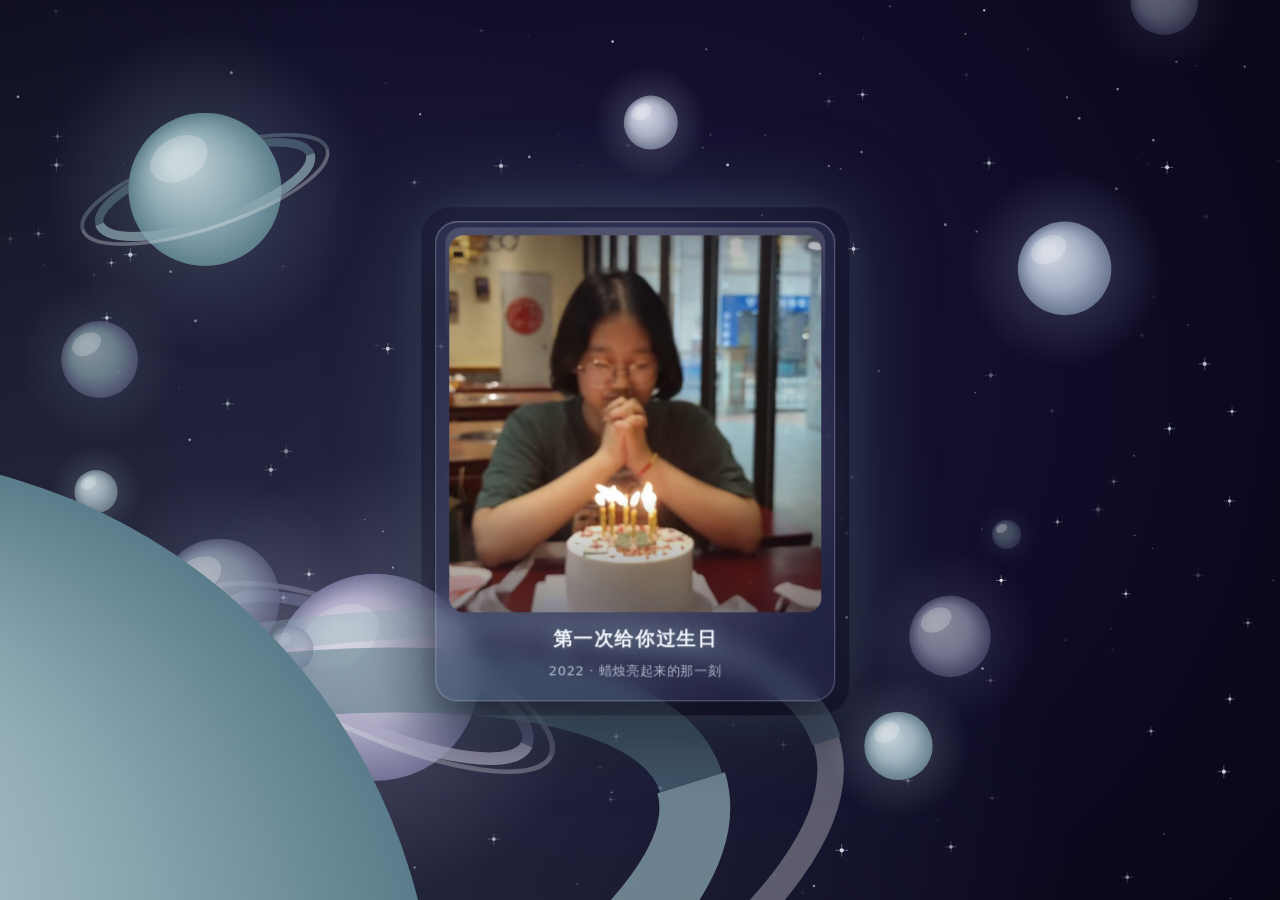
<file: _pv.html>
<!DOCTYPE html>
<html lang="zh-CN">
<head>
<meta charset="utf-8">
<title>Bookmarklet-free album preview driver</title>
<style>html,body{margin:0;height:100%;background:#05040F;overflow:hidden}iframe{border:0;width:100%;height:100%;display:block}</style>
</head>
<body>
<iframe id="fr" src="index.html?surprise=1"></iframe>
<script>
  // 等页面启动后，直接跳到相册并停在指定飞入进度
  const MODE = new URLSearchParams(location.search).get('m') || 'settled';
  const fr = document.getElementById('fr');
  fr.onload = () => setTimeout(() => {
    const w = fr.contentWindow, d = w.document;
    const hide = ['bdBlack','stageCake','stageRun','stageRunEnd','stageLetter','stageWishes','stageInput','stagePhotos','stageGift'];
    hide.forEach((id) => { const e = d.getElementById(id); if (e) { e.classList.remove('show'); e.style.display = 'none'; } });
    const alb = d.getElementById('stageAlbum');
    alb.style.display = ''; alb.classList.add('show');
    // 通过 URL 触发相册（APP 暴露的入口）
    if (MODE === 'letter') { if (w.APP && w.APP.previewLetter) w.APP.previewLetter(); return; }
    if (w.APP && typeof w.APP.previewAlbum === 'function') w.APP.previewAlbum(MODE);
  }, 900);
</script>
</body>
</html>
</file>
